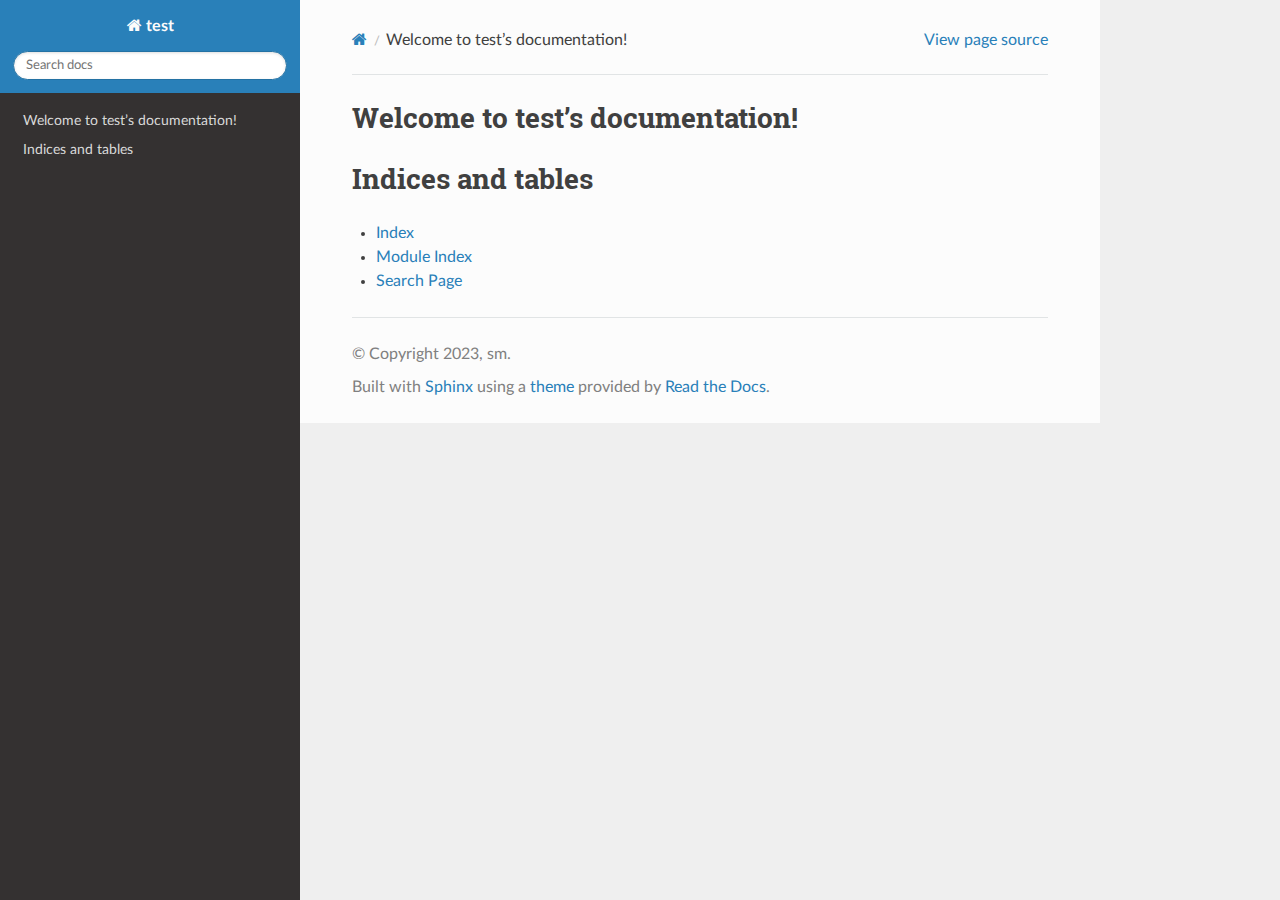
<file: python/sphnix/docs/_build/html/index.html>
<!DOCTYPE html>
<html class="writer-html5" lang="en" >
<head>
  <meta charset="utf-8" /><meta name="generator" content="Docutils 0.18.1: http://docutils.sourceforge.net/" />

  <meta name="viewport" content="width=device-width, initial-scale=1.0" />
  <title>Welcome to test’s documentation! &mdash; test  documentation</title>
      <link rel="stylesheet" href="_static/pygments.css" type="text/css" />
      <link rel="stylesheet" href="_static/css/theme.css" type="text/css" />
  <!--[if lt IE 9]>
    <script src="_static/js/html5shiv.min.js"></script>
  <![endif]-->
  
        <script data-url_root="./" id="documentation_options" src="_static/documentation_options.js"></script>
        <script src="_static/doctools.js"></script>
        <script src="_static/sphinx_highlight.js"></script>
    <script src="_static/js/theme.js"></script>
    <link rel="index" title="Index" href="genindex.html" />
    <link rel="search" title="Search" href="search.html" /> 
</head>

<body class="wy-body-for-nav"> 
  <div class="wy-grid-for-nav">
    <nav data-toggle="wy-nav-shift" class="wy-nav-side">
      <div class="wy-side-scroll">
        <div class="wy-side-nav-search" >

          
          
          <a href="#" class="icon icon-home">
            test
          </a>
<div role="search">
  <form id="rtd-search-form" class="wy-form" action="search.html" method="get">
    <input type="text" name="q" placeholder="Search docs" aria-label="Search docs" />
    <input type="hidden" name="check_keywords" value="yes" />
    <input type="hidden" name="area" value="default" />
  </form>
</div>
        </div><div class="wy-menu wy-menu-vertical" data-spy="affix" role="navigation" aria-label="Navigation menu">
              <!-- Local TOC -->
              <div class="local-toc"><ul>
<li><a class="reference internal" href="#">Welcome to test’s documentation!</a></li>
<li><a class="reference internal" href="#indices-and-tables">Indices and tables</a></li>
</ul>
</div>
        </div>
      </div>
    </nav>

    <section data-toggle="wy-nav-shift" class="wy-nav-content-wrap"><nav class="wy-nav-top" aria-label="Mobile navigation menu" >
          <i data-toggle="wy-nav-top" class="fa fa-bars"></i>
          <a href="#">test</a>
      </nav>

      <div class="wy-nav-content">
        <div class="rst-content">
          <div role="navigation" aria-label="Page navigation">
  <ul class="wy-breadcrumbs">
      <li><a href="#" class="icon icon-home" aria-label="Home"></a></li>
      <li class="breadcrumb-item active">Welcome to test’s documentation!</li>
      <li class="wy-breadcrumbs-aside">
            <a href="_sources/index.rst.txt" rel="nofollow"> View page source</a>
      </li>
  </ul>
  <hr/>
</div>
          <div role="main" class="document" itemscope="itemscope" itemtype="http://schema.org/Article">
           <div itemprop="articleBody">
             
  <section id="welcome-to-test-s-documentation">
<h1>Welcome to test’s documentation!<a class="headerlink" href="#welcome-to-test-s-documentation" title="Permalink to this heading"></a></h1>
<div class="toctree-wrapper compound">
</div>
</section>
<section id="indices-and-tables">
<h1>Indices and tables<a class="headerlink" href="#indices-and-tables" title="Permalink to this heading"></a></h1>
<ul class="simple">
<li><p><a class="reference internal" href="genindex.html"><span class="std std-ref">Index</span></a></p></li>
<li><p><a class="reference internal" href="py-modindex.html"><span class="std std-ref">Module Index</span></a></p></li>
<li><p><a class="reference internal" href="search.html"><span class="std std-ref">Search Page</span></a></p></li>
</ul>
</section>


           </div>
          </div>
          <footer>

  <hr/>

  <div role="contentinfo">
    <p>&#169; Copyright 2023, sm.</p>
  </div>

  Built with <a href="https://www.sphinx-doc.org/">Sphinx</a> using a
    <a href="https://github.com/readthedocs/sphinx_rtd_theme">theme</a>
    provided by <a href="https://readthedocs.org">Read the Docs</a>.
   

</footer>
        </div>
      </div>
    </section>
  </div>
  <script>
      jQuery(function () {
          SphinxRtdTheme.Navigation.enable(true);
      });
  </script> 

</body>
</html>
</file>
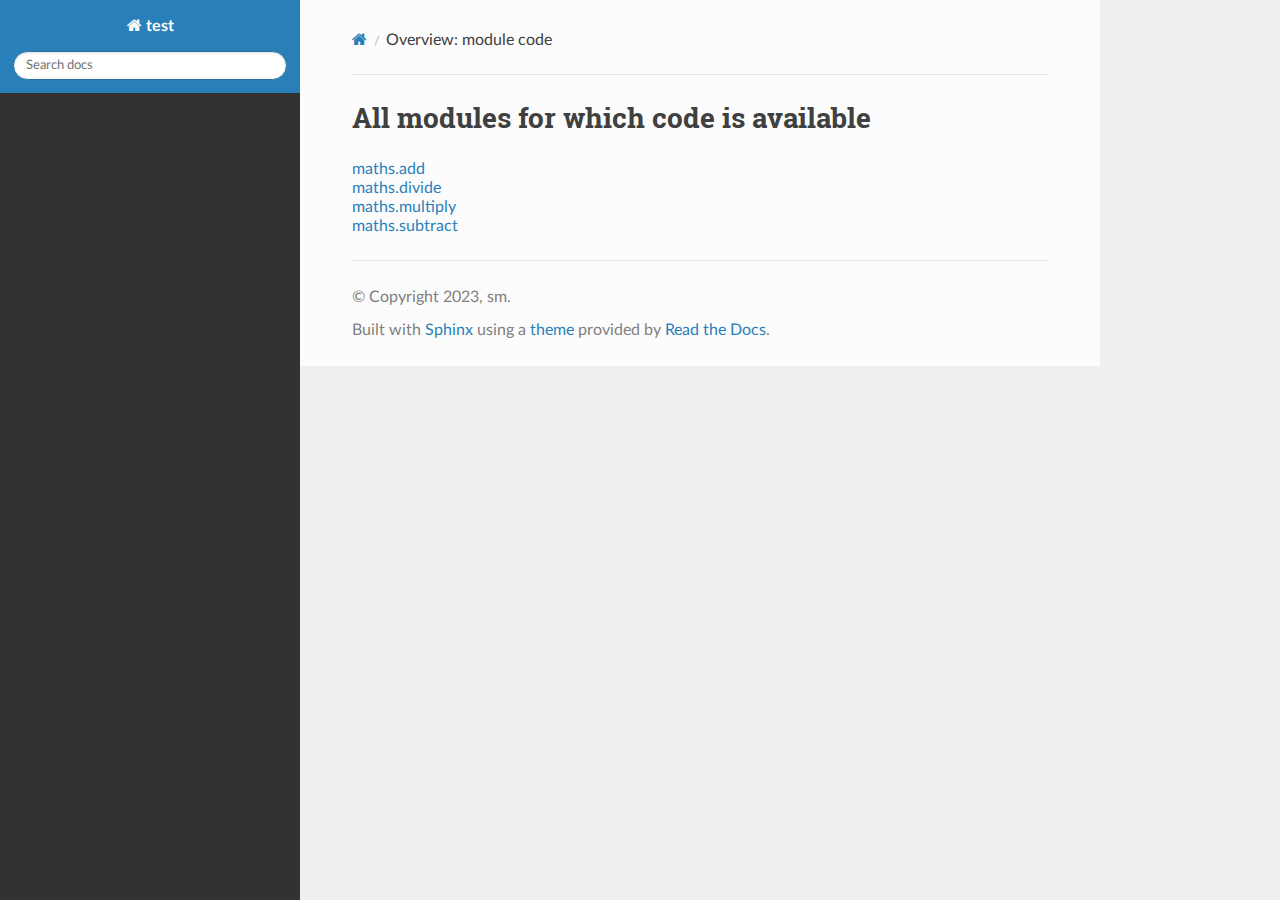
<file: python/sphnix/docs/_build/html/_modules/index.html>
<!DOCTYPE html>
<html class="writer-html5" lang="en" >
<head>
  <meta charset="utf-8" />
  <meta name="viewport" content="width=device-width, initial-scale=1.0" />
  <title>Overview: module code &mdash; test  documentation</title>
      <link rel="stylesheet" href="../_static/pygments.css" type="text/css" />
      <link rel="stylesheet" href="../_static/css/theme.css" type="text/css" />
  <!--[if lt IE 9]>
    <script src="../_static/js/html5shiv.min.js"></script>
  <![endif]-->
  
        <script data-url_root="../" id="documentation_options" src="../_static/documentation_options.js"></script>
        <script src="../_static/doctools.js"></script>
        <script src="../_static/sphinx_highlight.js"></script>
    <script src="../_static/js/theme.js"></script>
    <link rel="index" title="Index" href="../genindex.html" />
    <link rel="search" title="Search" href="../search.html" /> 
</head>

<body class="wy-body-for-nav"> 
  <div class="wy-grid-for-nav">
    <nav data-toggle="wy-nav-shift" class="wy-nav-side">
      <div class="wy-side-scroll">
        <div class="wy-side-nav-search" >

          
          
          <a href="../index.html" class="icon icon-home">
            test
          </a>
<div role="search">
  <form id="rtd-search-form" class="wy-form" action="../search.html" method="get">
    <input type="text" name="q" placeholder="Search docs" aria-label="Search docs" />
    <input type="hidden" name="check_keywords" value="yes" />
    <input type="hidden" name="area" value="default" />
  </form>
</div>
        </div><div class="wy-menu wy-menu-vertical" data-spy="affix" role="navigation" aria-label="Navigation menu">
              <!-- Local TOC -->
              <div class="local-toc"></div>
        </div>
      </div>
    </nav>

    <section data-toggle="wy-nav-shift" class="wy-nav-content-wrap"><nav class="wy-nav-top" aria-label="Mobile navigation menu" >
          <i data-toggle="wy-nav-top" class="fa fa-bars"></i>
          <a href="../index.html">test</a>
      </nav>

      <div class="wy-nav-content">
        <div class="rst-content">
          <div role="navigation" aria-label="Page navigation">
  <ul class="wy-breadcrumbs">
      <li><a href="../index.html" class="icon icon-home" aria-label="Home"></a></li>
      <li class="breadcrumb-item active">Overview: module code</li>
      <li class="wy-breadcrumbs-aside">
      </li>
  </ul>
  <hr/>
</div>
          <div role="main" class="document" itemscope="itemscope" itemtype="http://schema.org/Article">
           <div itemprop="articleBody">
             
  <h1>All modules for which code is available</h1>
<ul><li><a href="maths/add.html">maths.add</a></li>
<li><a href="maths/divide.html">maths.divide</a></li>
<li><a href="maths/multiply.html">maths.multiply</a></li>
<li><a href="maths/subtract.html">maths.subtract</a></li>
</ul>

           </div>
          </div>
          <footer>

  <hr/>

  <div role="contentinfo">
    <p>&#169; Copyright 2023, sm.</p>
  </div>

  Built with <a href="https://www.sphinx-doc.org/">Sphinx</a> using a
    <a href="https://github.com/readthedocs/sphinx_rtd_theme">theme</a>
    provided by <a href="https://readthedocs.org">Read the Docs</a>.
   

</footer>
        </div>
      </div>
    </section>
  </div>
  <script>
      jQuery(function () {
          SphinxRtdTheme.Navigation.enable(true);
      });
  </script> 

</body>
</html>
</file>
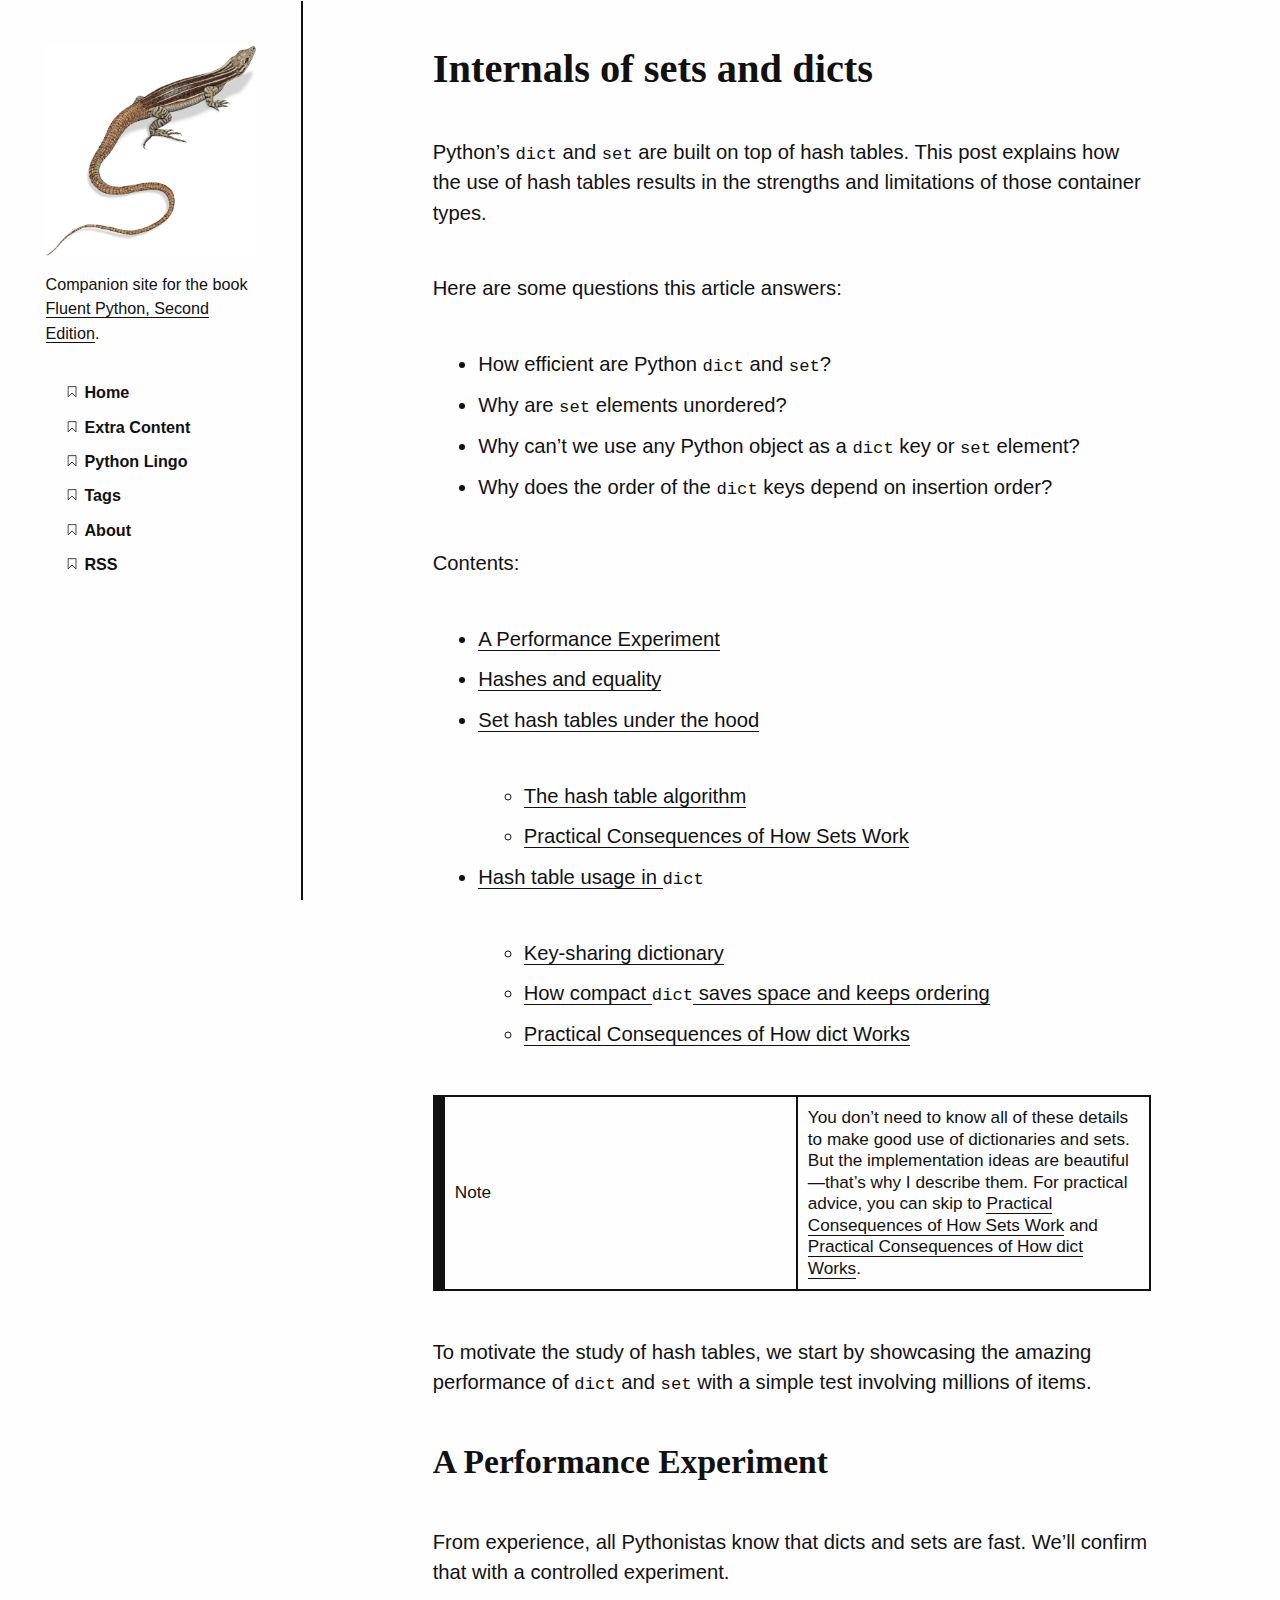
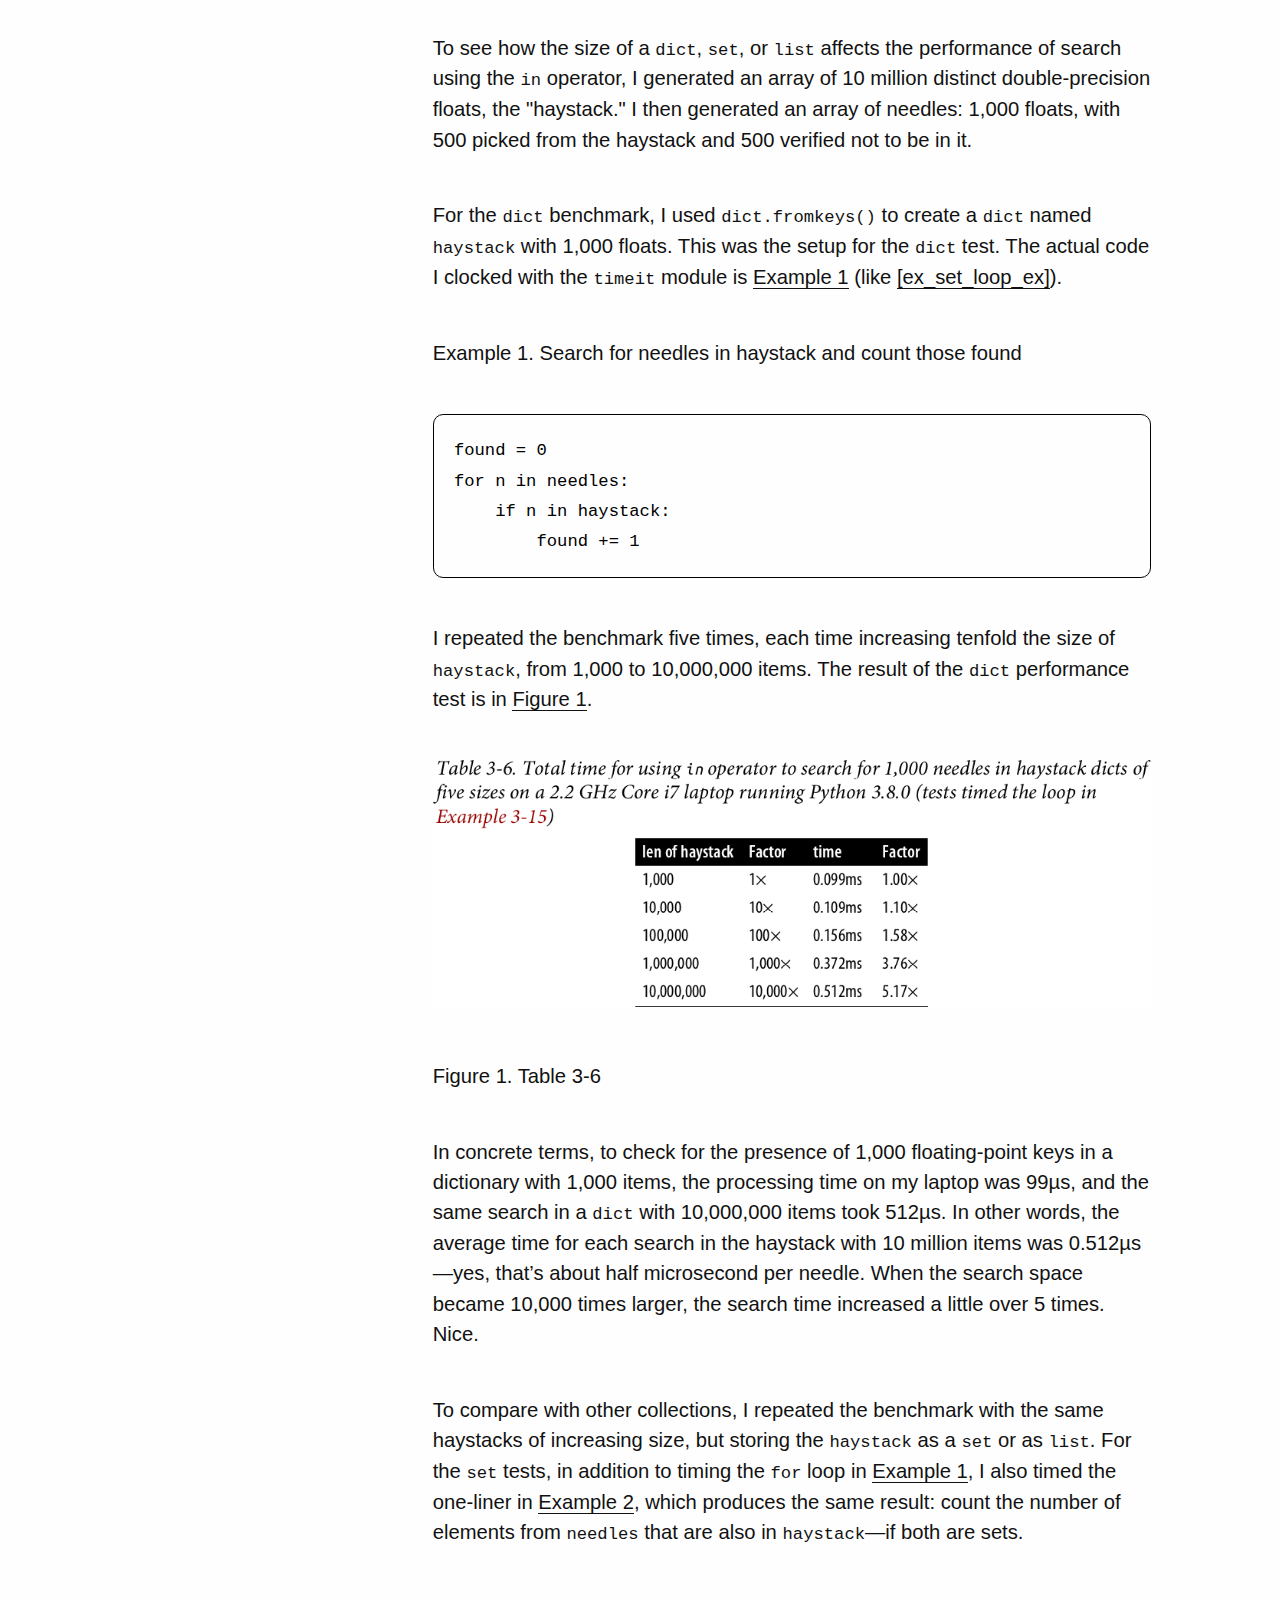
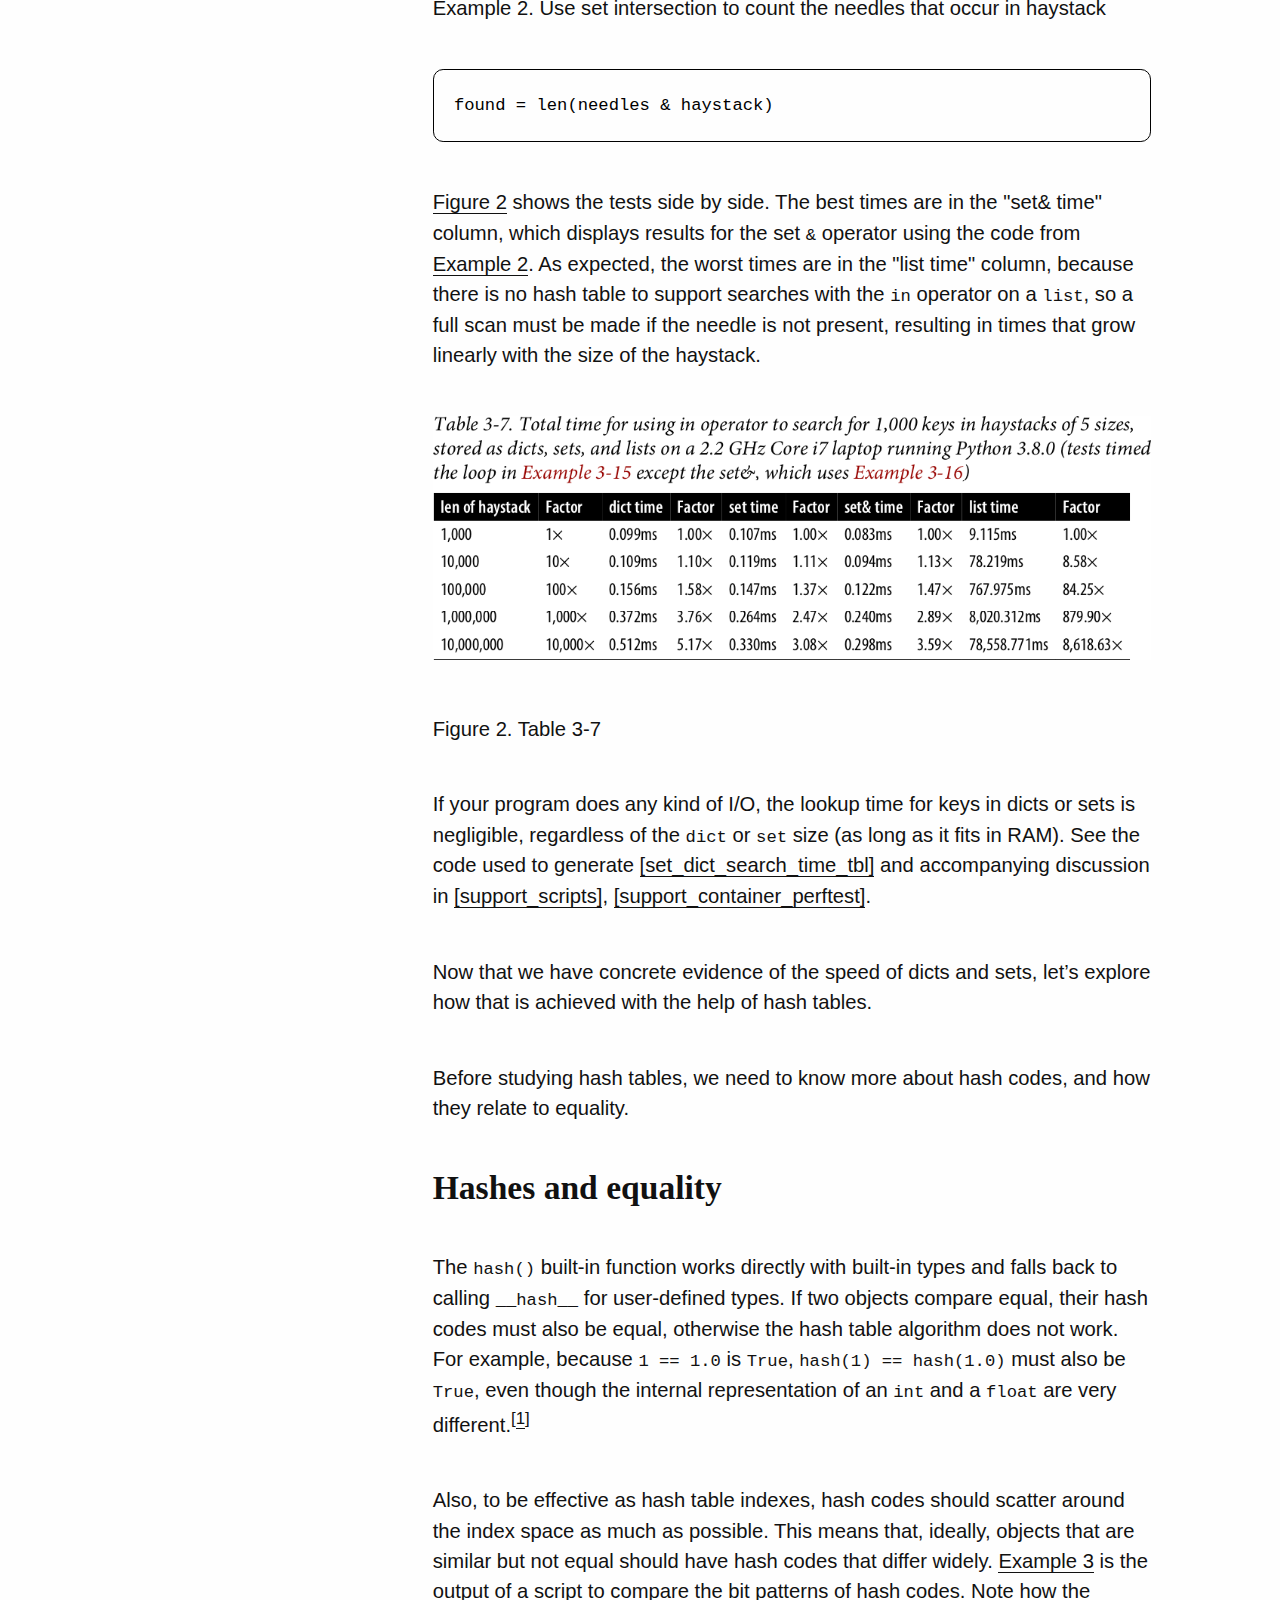
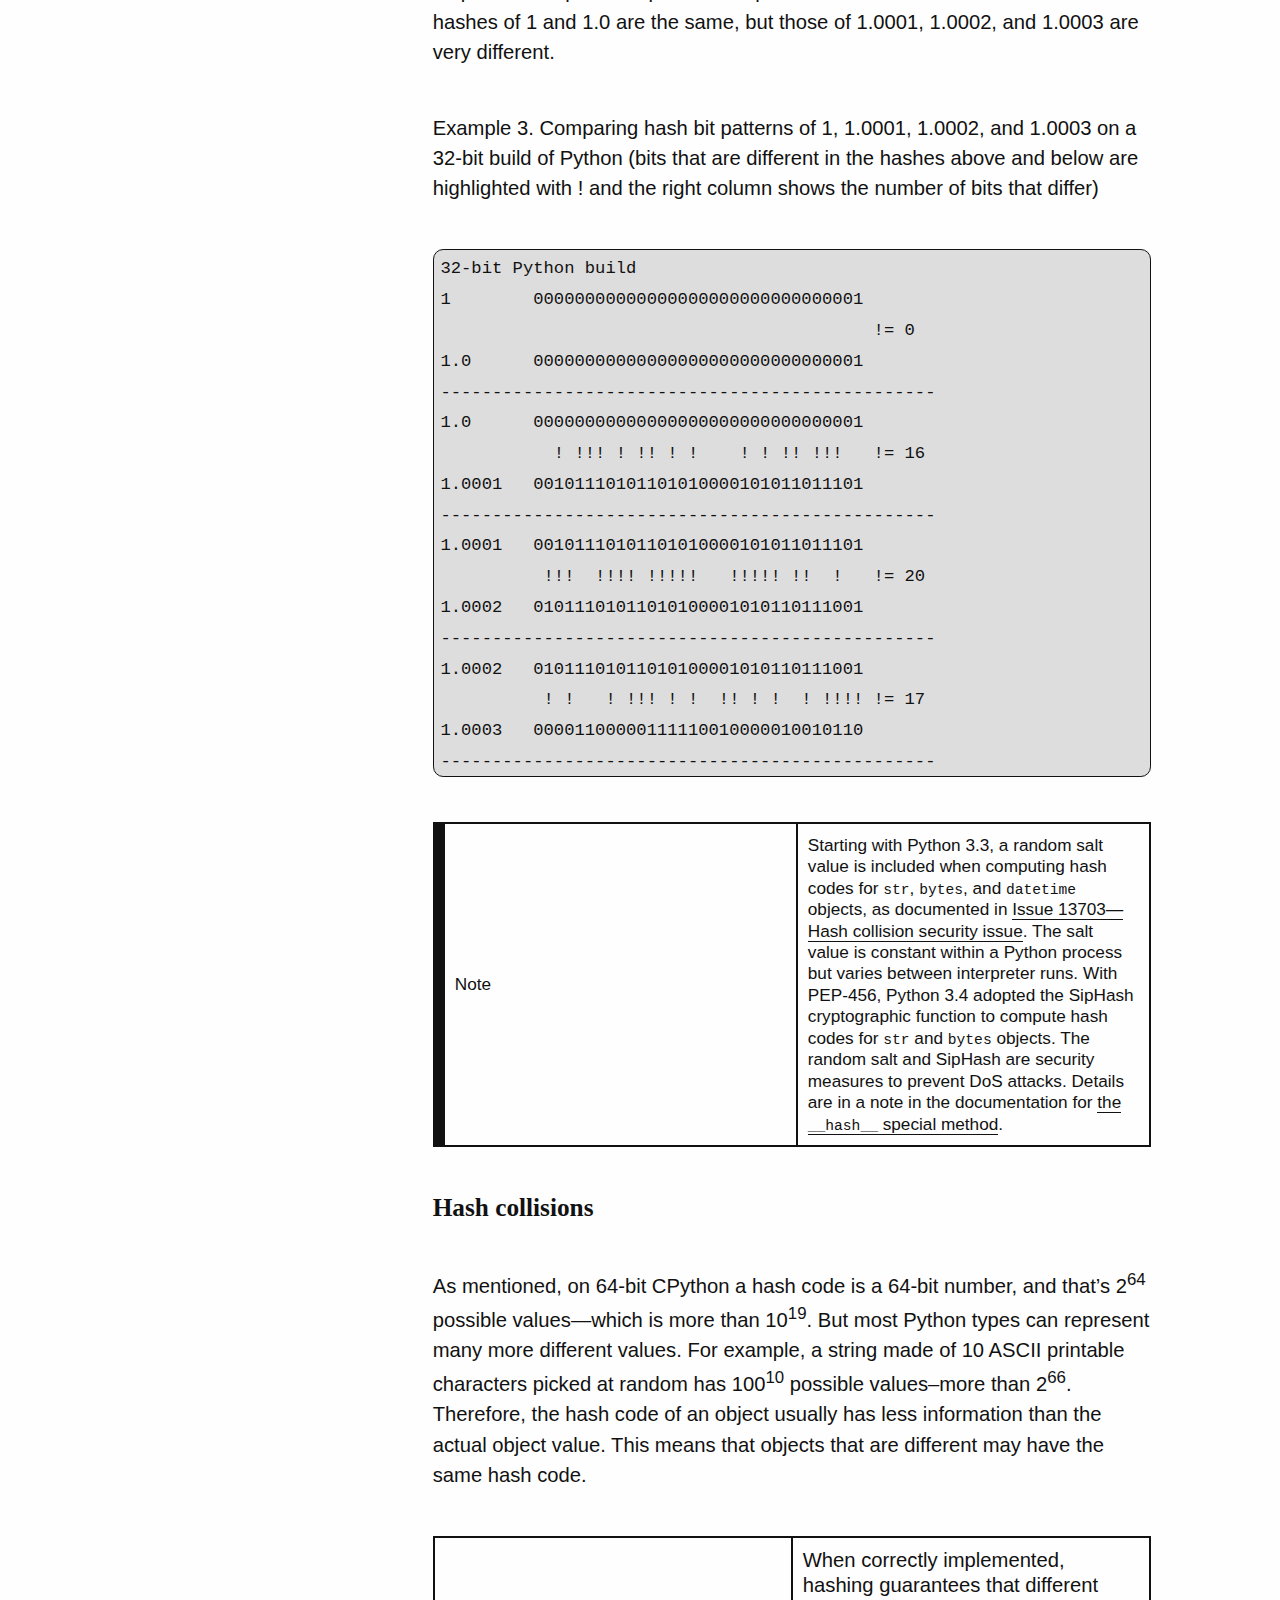
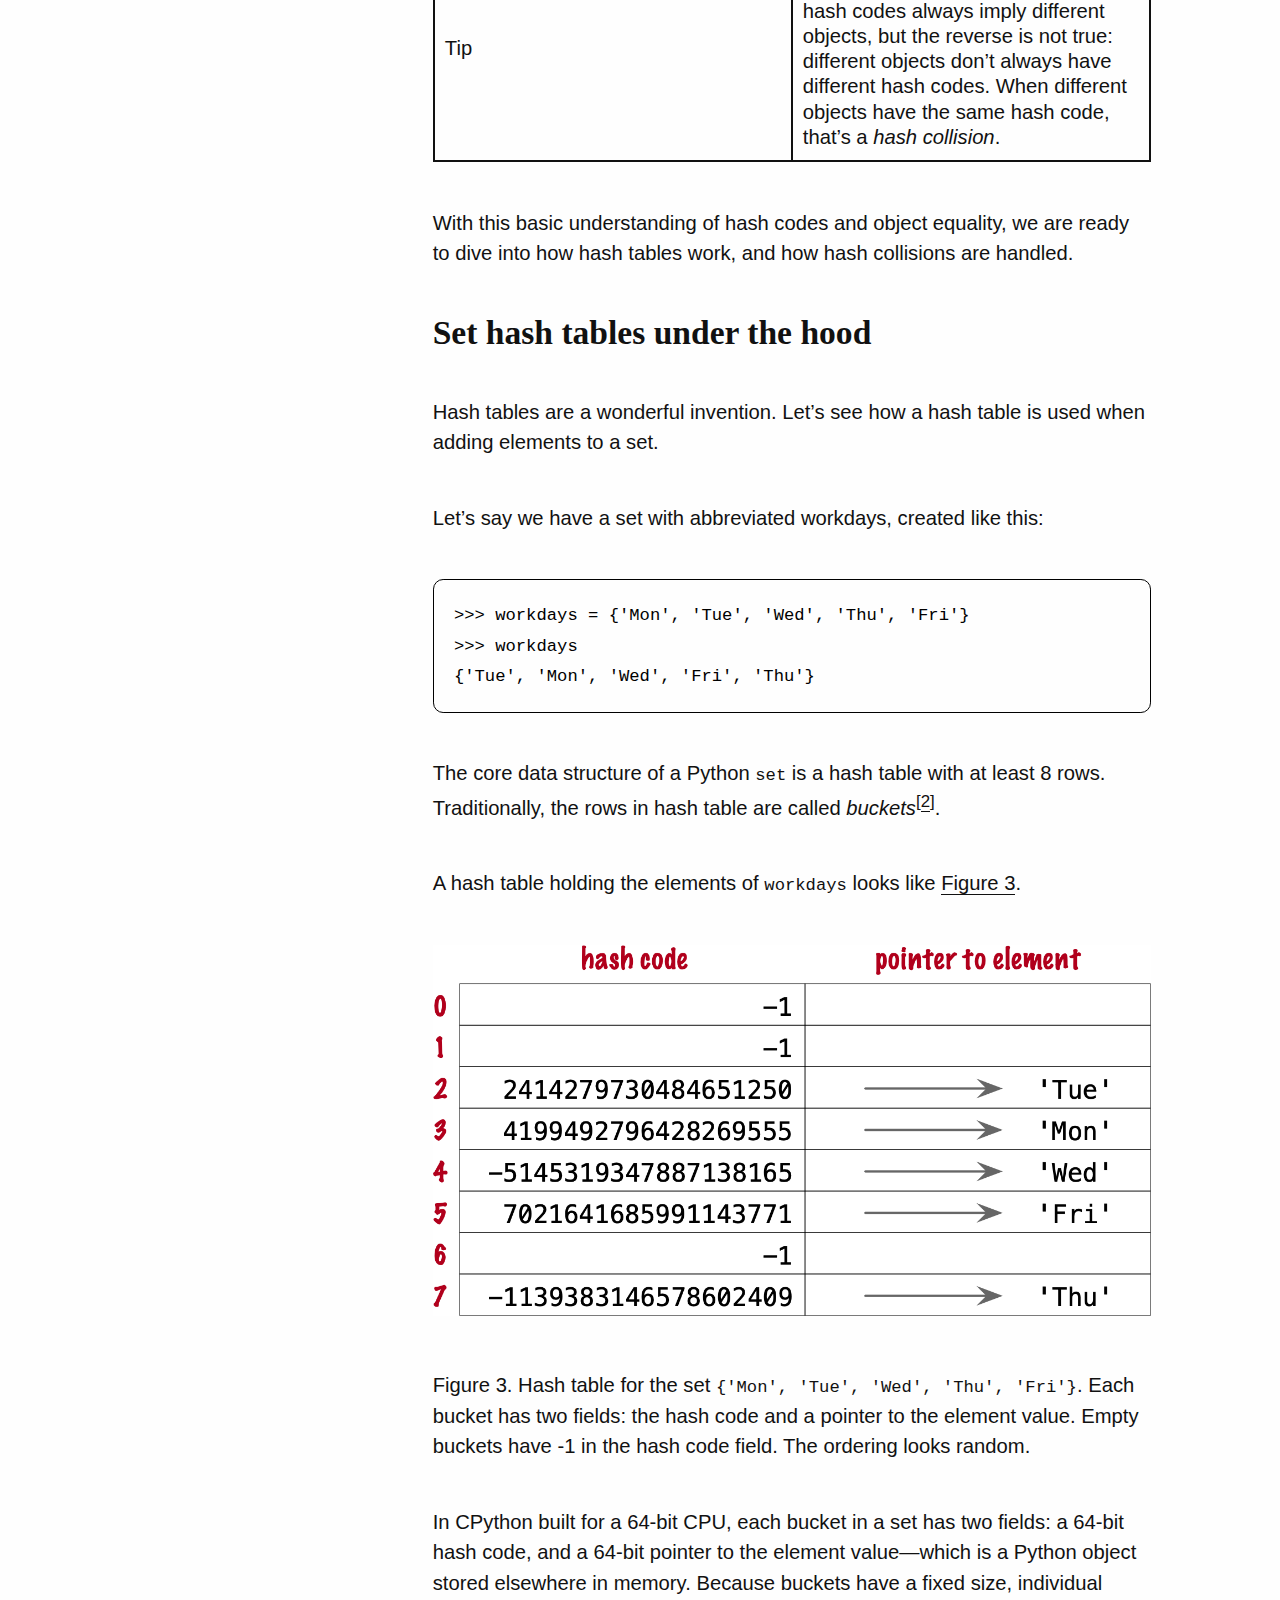
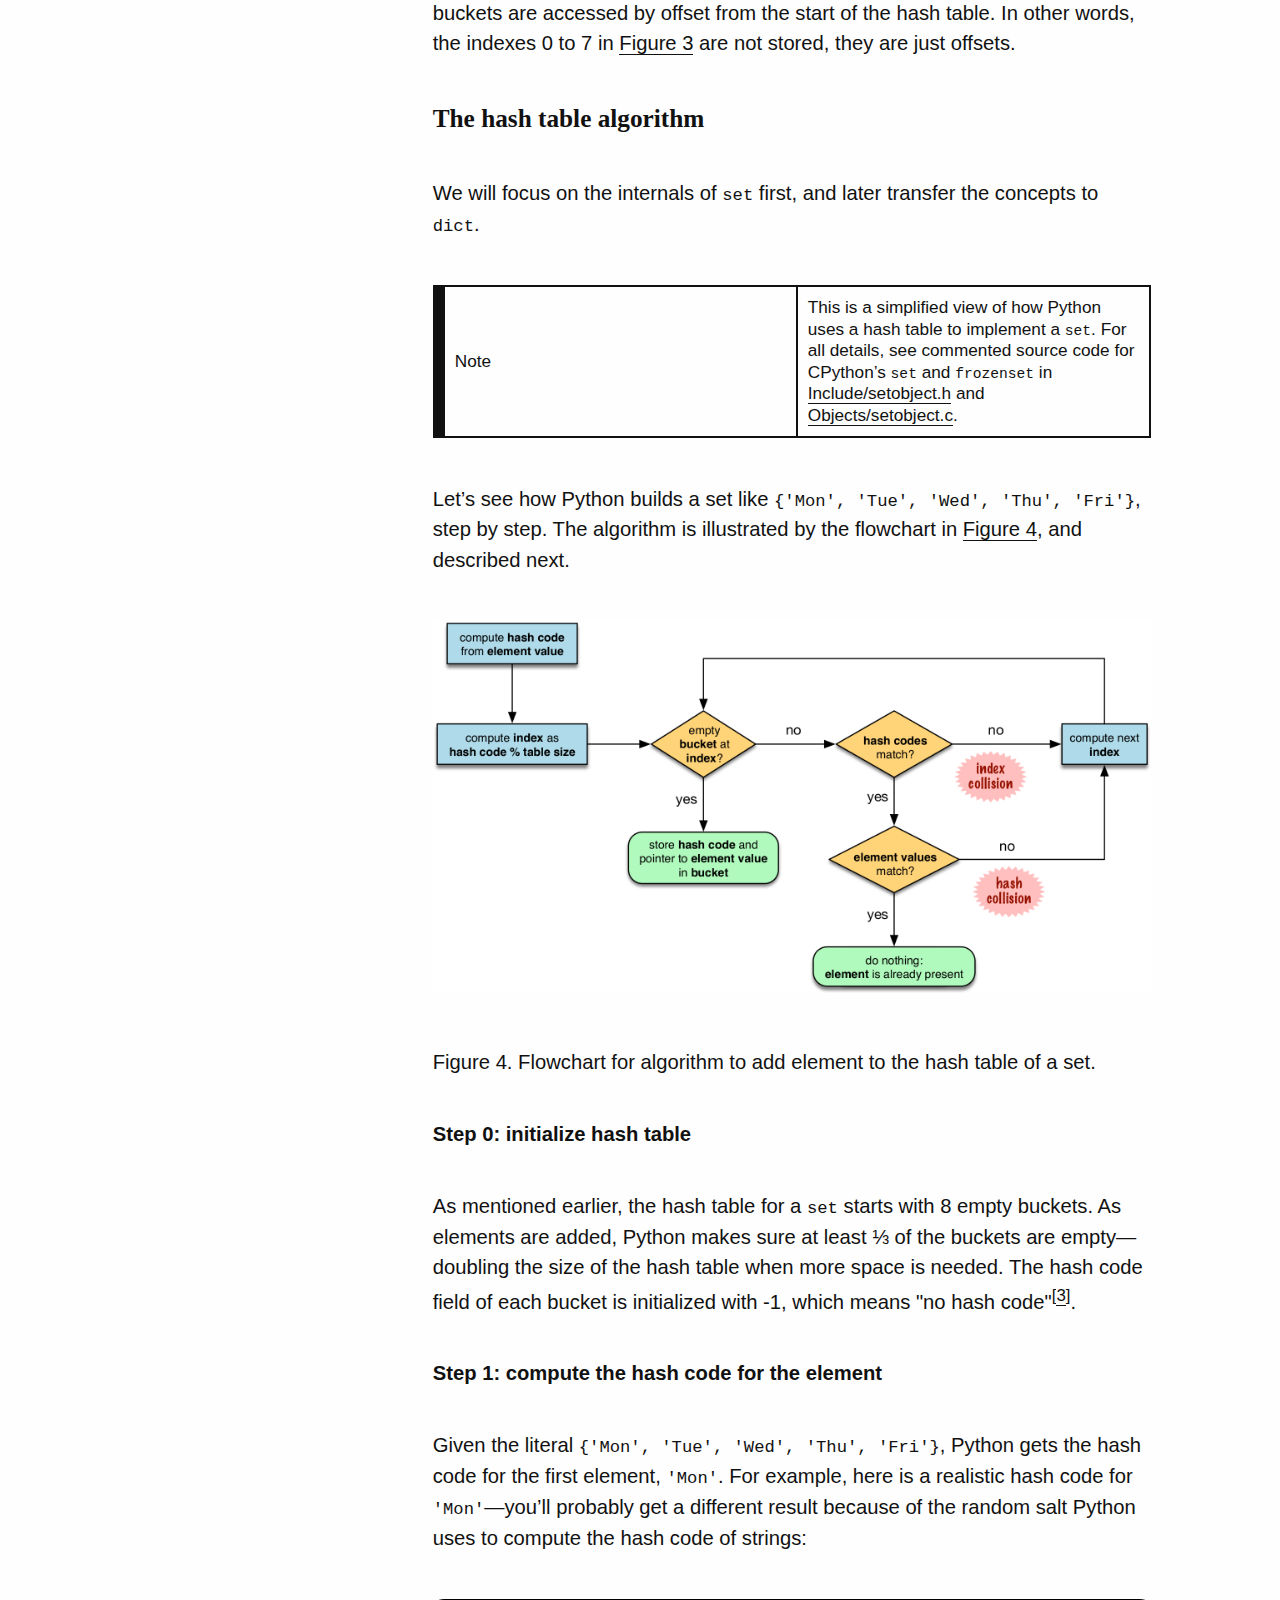
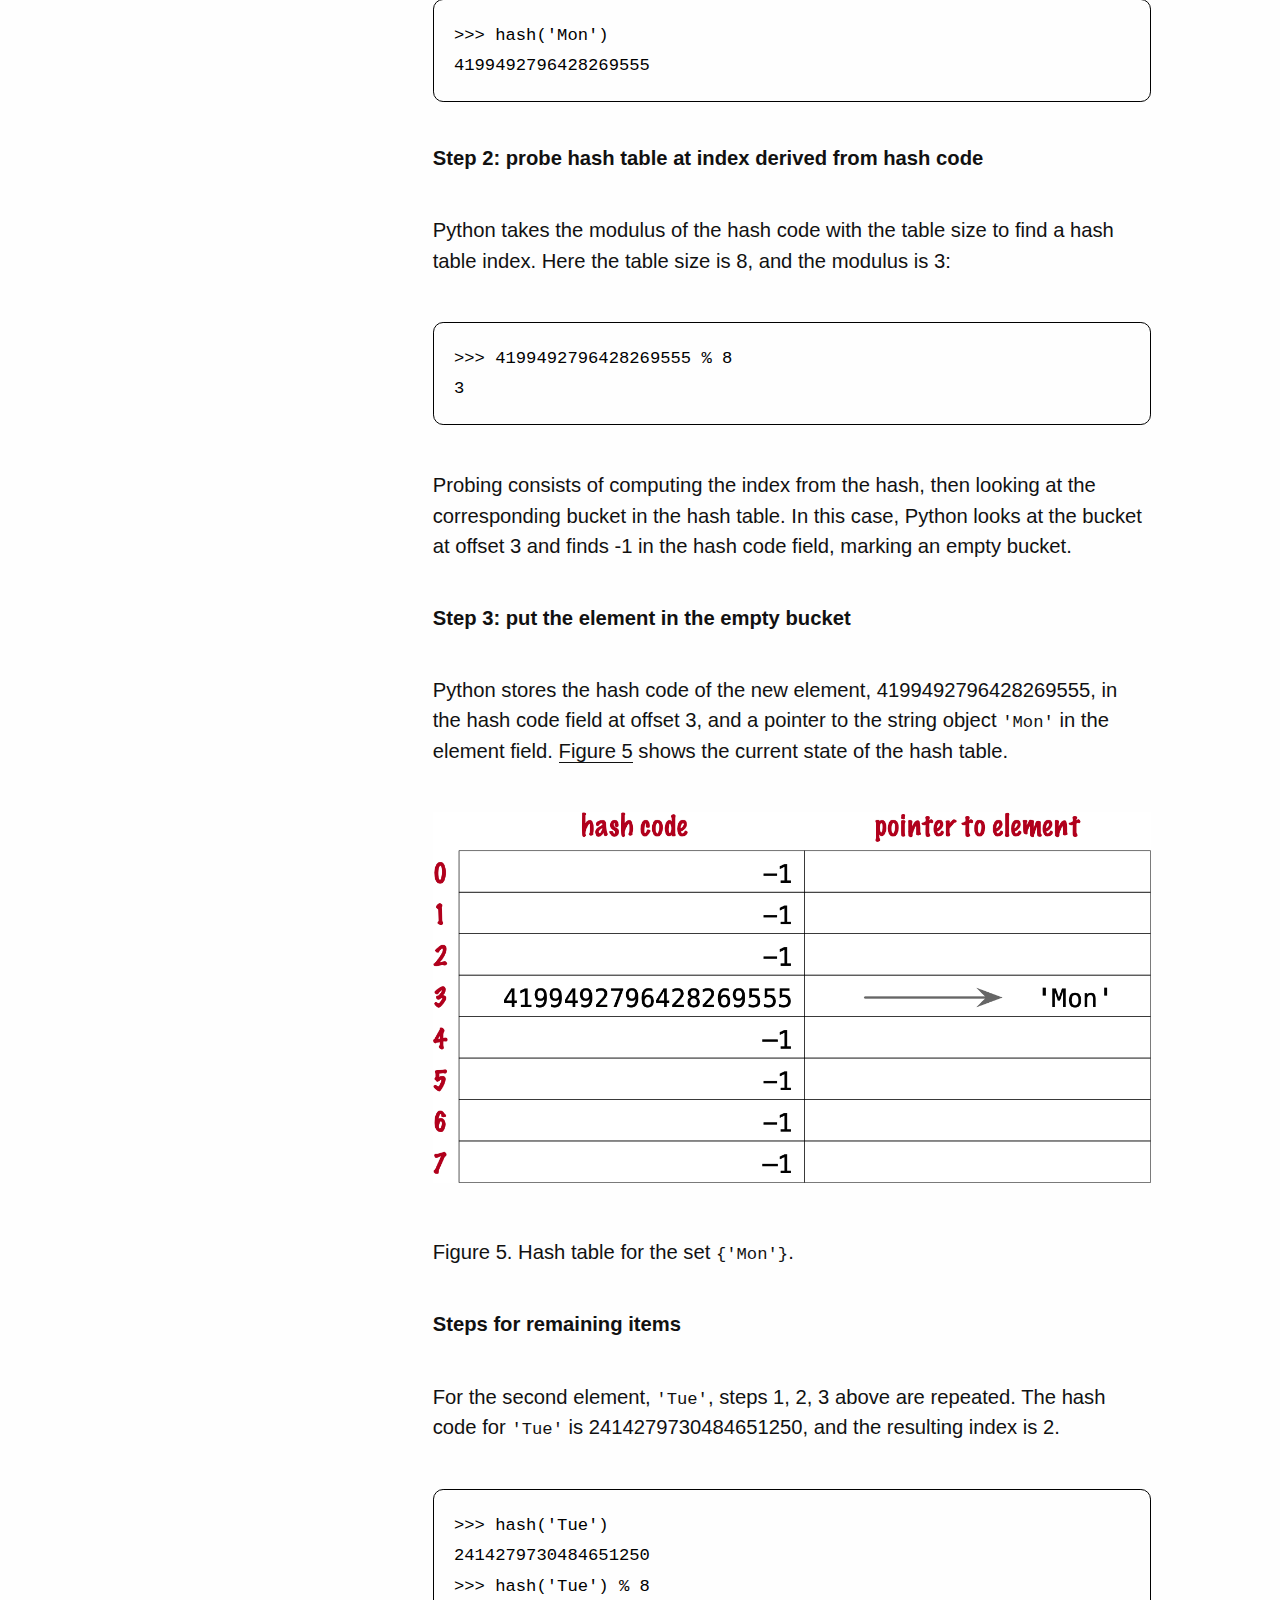
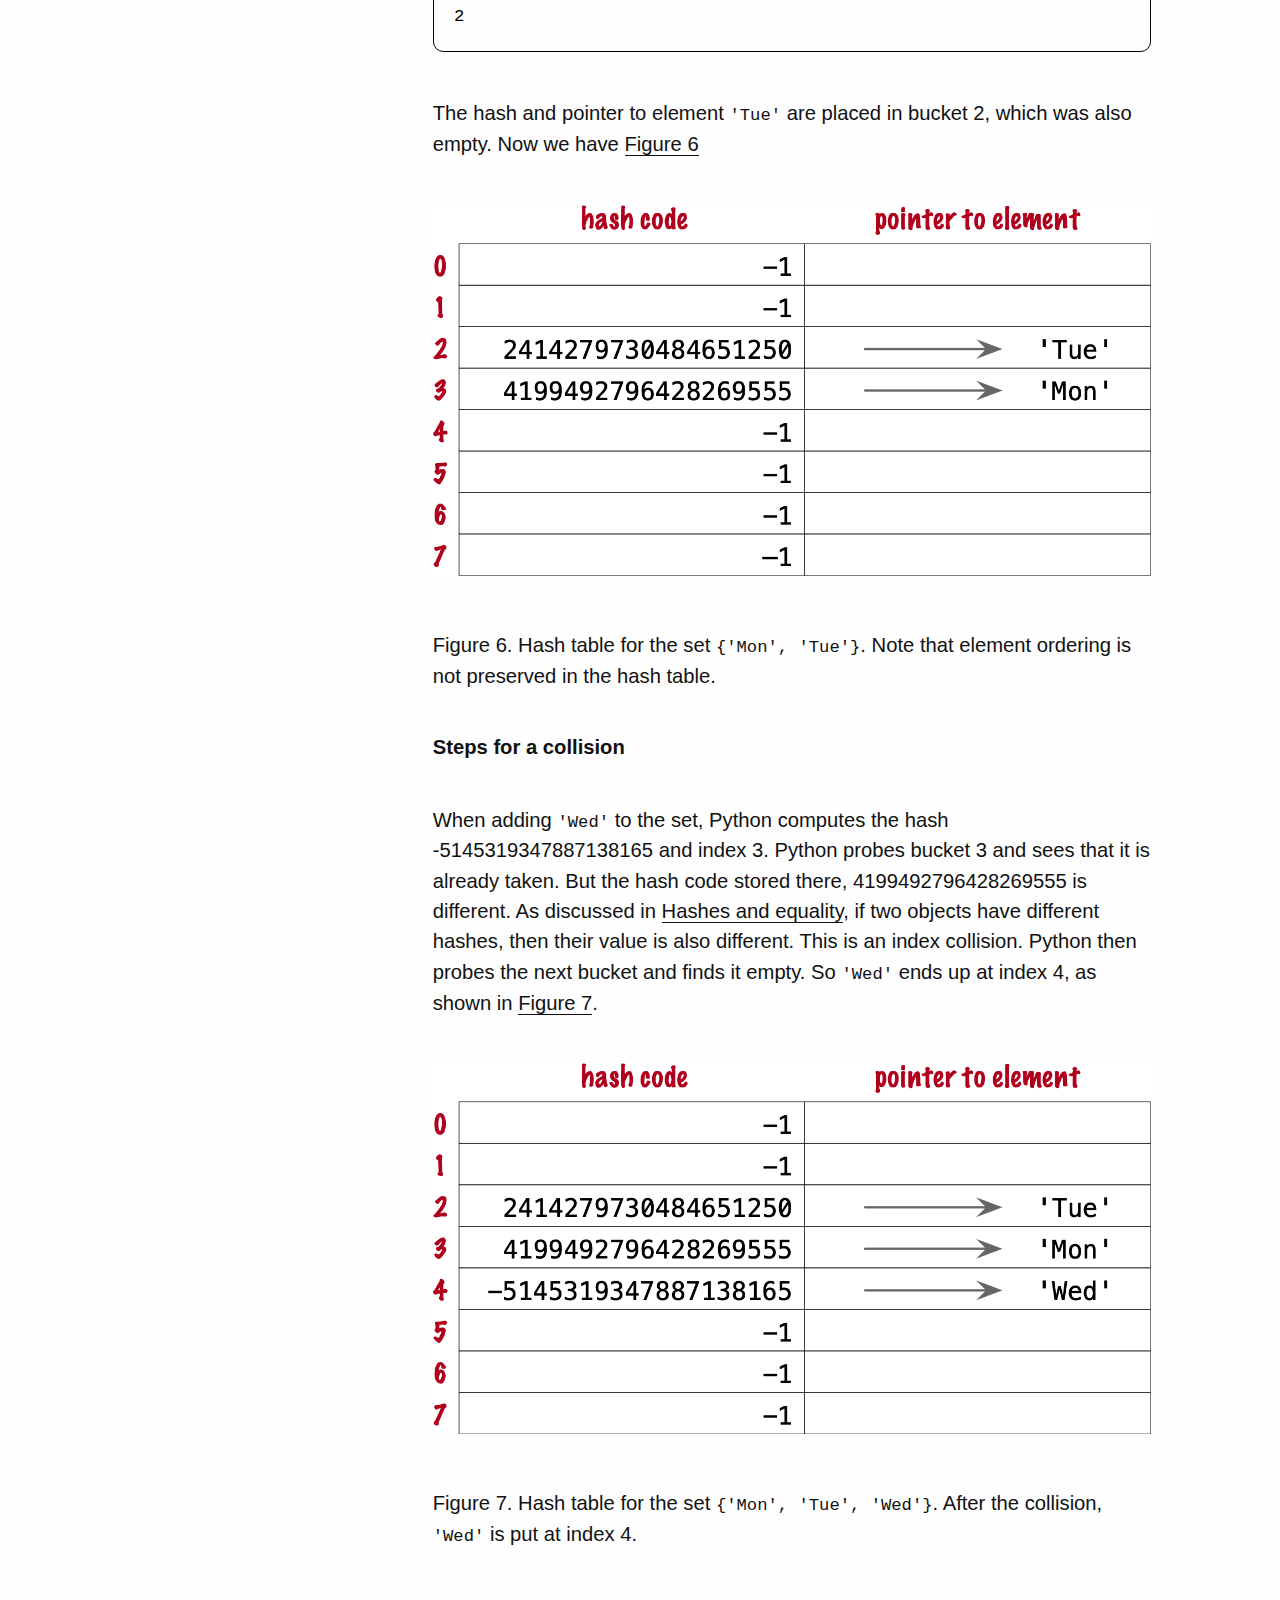
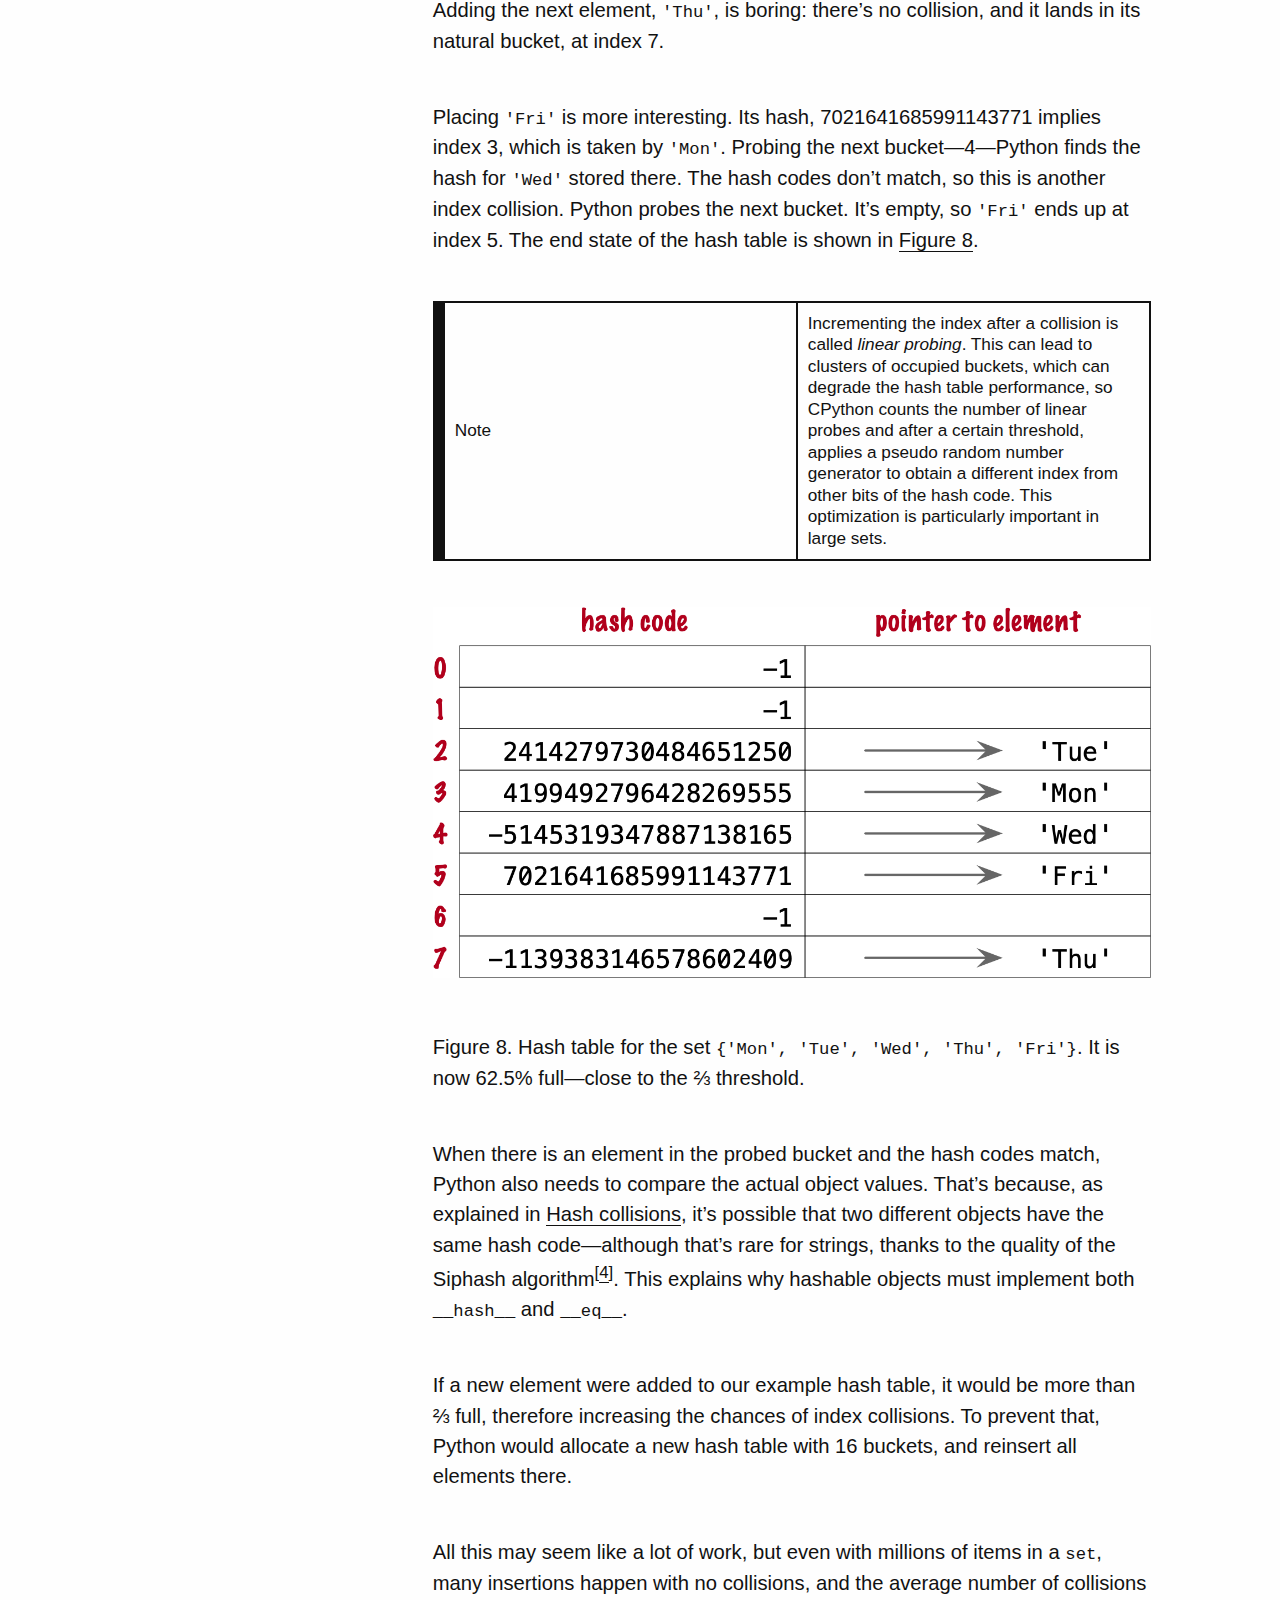
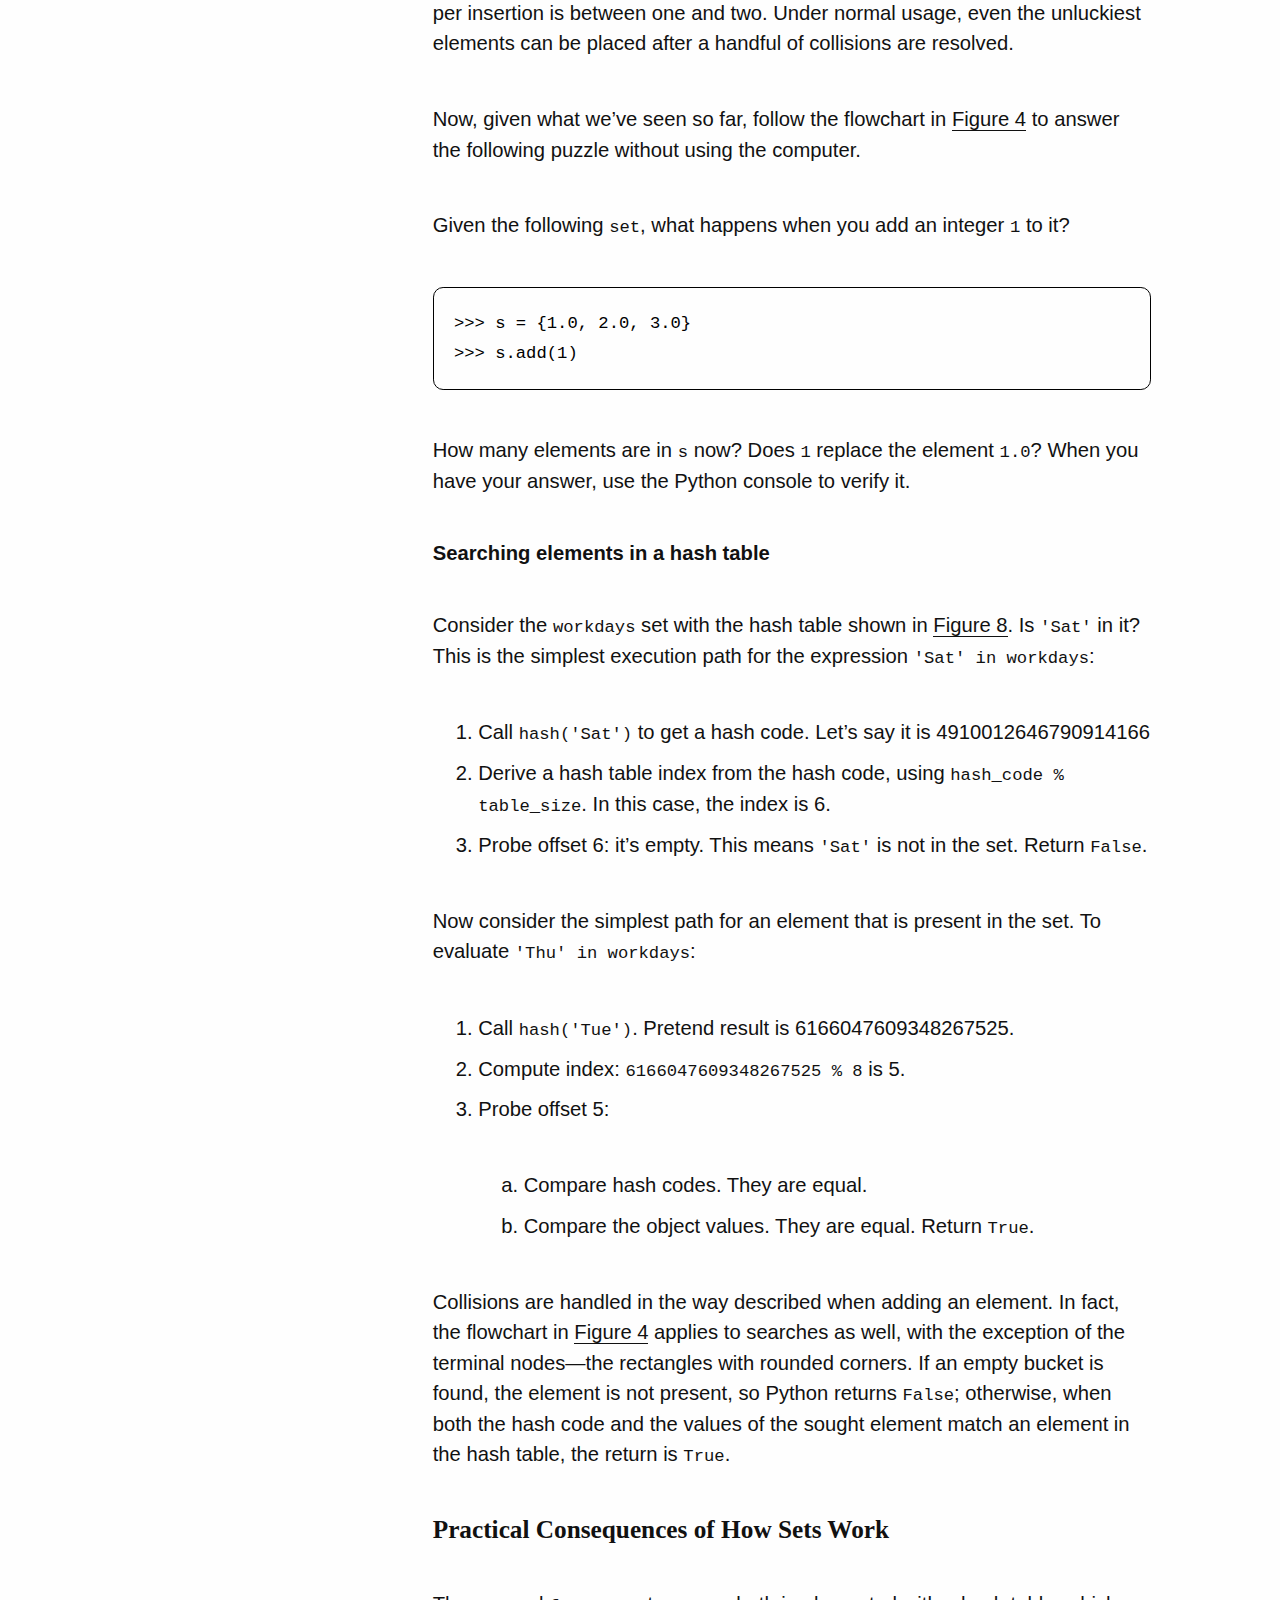
<file: book/fluent/set_and_dict.html>
<!DOCTYPE html>
<html lang="en"><head>
<meta http-equiv="content-type" content="text/html; charset=UTF-8">
  <meta charset="utf-8">
  <meta name="viewport" content="width=device-width, initial-scale=1.0">
  <meta http-equiv="X-UA-Compatible" content="IE=edge">

  <meta name="generator" content="Hugo 0.95.0">
  <link rel="canonical" href="https://www.fluentpython.com/extra/internals-of-sets-and-dicts/">

  
    
    <meta name="description" content="Python’s dict and set are built on top of hash tables. This post explains how the use of hash tables results in the strengths and limitations of those container types.
 Here are some questions this article answers:
   How efficient are Python dict and set?
  Why are set elements unordered?
  Why can’t we use any Python object as a dict key or set element?">
  

  <link rel="apple-touch-icon" sizes="180x180" href="https://fluentpython.com/apple-touch-icon.png">
  <link rel="icon" type="image/png" sizes="32x32" href="https://fluentpython.com/favicon-32x32.png"> 
  <link rel="icon" type="image/png" sizes="16x16" href="https://fluentpython.com/favicon-16x16.png"> 
  <link rel="manifest" href="https://fluentpython.com/site.webmanifest"> 
  <link rel="mask-icon" href="https://fluentpython.com/safari-pinned-tab.svg" color="#000000"> 
  <meta name="msapplication-TileColor" content="#ffffff">
  <meta name="theme-color" content="#ffffff">

  <style>
    body {
      visibility: hidden;
      opacity: 0;
    }
  </style>

  <link rel="stylesheet" href="Internals%20of%20sets%20and%20dicts%20Fluent%20Python,%20the%20lizard%20book_files/prism.css" media="all" onload="this.media='all';">

  
  
  <link rel="stylesheet" type="text/css" href="Internals%20of%20sets%20and%20dicts%20Fluent%20Python,%20the%20lizard%20book_files/styles.css">

  
    <link rel="stylesheet" href="Internals%20of%20sets%20and%20dicts%20Fluent%20Python,%20the%20lizard%20book_files/custom_01.css">
  
    <link rel="stylesheet" href="Internals%20of%20sets%20and%20dicts%20Fluent%20Python,%20the%20lizard%20book_files/custom_02.css">
  

  
  
  <title>Internals of sets and dicts | Fluent Python, the lizard book</title>
</head>

  <body style="visibility: visible; opacity: 1;">
    <a href="#main">skip to content</a>
    <noscript>
  <style>
    body {
      visibility: visible;
      opacity: 1;
    }
  </style>
</noscript>

    <svg style="display: none">
  <symbol id="bookmark" viewBox="0 0 40 50">
   <g transform="translate(2266 3206.2)">
    <path style="stroke:currentColor;stroke-width:3.2637;fill:none" d="m-2262.2-3203.4-.2331 42.195 16.319-16.318 16.318 16.318.2331-42.428z"></path>
   </g>
  </symbol>

  <symbol id="w3c" viewBox="0 0 127.09899 67.763">
   <text font-size="83" style="font-size:83px;font-family:Trebuchet;letter-spacing:-12;fill-opacity:0" letter-spacing="-12" y="67.609352" x="-26.782778">W3C</text>
   <text font-size="83" style="font-size:83px;font-weight:bold;font-family:Trebuchet;fill-opacity:0" y="67.609352" x="153.21722" font-weight="bold">SVG</text>
   <path style="fill:currentColor;image-rendering:optimizeQuality;shape-rendering:geometricPrecision" d="m33.695.377 12.062 41.016 12.067-41.016h8.731l-19.968 67.386h-.831l-12.48-41.759-12.479 41.759h-.832l-19.965-67.386h8.736l12.061 41.016 8.154-27.618-3.993-13.397h8.737z"></path>
   <path style="fill:currentColor;image-rendering:optimizeQuality;shape-rendering:geometricPrecision" d="m91.355 46.132c0 6.104-1.624 11.234-4.862 15.394-3.248 4.158-7.45 6.237-12.607 6.237-3.882 0-7.263-1.238-10.148-3.702-2.885-2.47-5.02-5.812-6.406-10.022l6.82-2.829c1.001 2.552 2.317 4.562 3.953 6.028 1.636 1.469 3.56 2.207 5.781 2.207 2.329 0 4.3-1.306 5.909-3.911 1.609-2.606 2.411-5.738 2.411-9.401 0-4.049-.861-7.179-2.582-9.399-1.995-2.604-5.129-3.912-9.397-3.912h-3.327v-3.991l11.646-20.133h-14.062l-3.911 6.655h-2.493v-14.976h32.441v4.075l-12.31 21.217c4.324 1.385 7.596 3.911 9.815 7.571 2.22 3.659 3.329 7.953 3.329 12.892z"></path>
   <path style="fill:currentColor;image-rendering:optimizeQuality;shape-rendering:geometricPrecision" d="m125.21 0 1.414 8.6-5.008 9.583s-1.924-4.064-5.117-6.314c-2.693-1.899-4.447-2.309-7.186-1.746-3.527.73-7.516 4.938-9.258 10.13-2.084 6.21-2.104 9.218-2.178 11.978-.115 4.428.58 7.043.58 7.043s-3.04-5.626-3.011-13.866c.018-5.882.947-11.218 3.666-16.479 2.404-4.627 5.954-7.404 9.114-7.728 3.264-.343 5.848 1.229 7.841 2.938 2.089 1.788 4.213 5.698 4.213 5.698l4.94-9.837z"></path>
   <path style="fill:currentColor;image-rendering:optimizeQuality;shape-rendering:geometricPrecision" d="m125.82 48.674s-2.208 3.957-3.589 5.48c-1.379 1.524-3.849 4.209-6.896 5.555-3.049 1.343-4.646 1.598-7.661 1.306-3.01-.29-5.807-2.032-6.786-2.764-.979-.722-3.486-2.864-4.897-4.854-1.42-2-3.634-5.995-3.634-5.995s1.233 4.001 2.007 5.699c.442.977 1.81 3.965 3.749 6.572 1.805 2.425 5.315 6.604 10.652 7.545 5.336.945 9.002-1.449 9.907-2.031.907-.578 2.819-2.178 4.032-3.475 1.264-1.351 2.459-3.079 3.116-4.108.487-.758 1.276-2.286 1.276-2.286l-1.276-6.644z"></path>
  </symbol>

  <symbol id="tag" viewBox="0 0 177.16535 177.16535">
    <g transform="translate(0 -875.2)">
     <path style="fill-rule:evenodd;stroke-width:0;fill:currentColor" d="m159.9 894.3-68.79 8.5872-75.42 77.336 61.931 60.397 75.429-76.565 6.8495-69.755zm-31.412 31.835a10.813 10.813 0 0 1 1.8443 2.247 10.813 10.813 0 0 1 -3.5174 14.872l-.0445.0275a10.813 10.813 0 0 1 -14.86 -3.5714 10.813 10.813 0 0 1 3.5563 -14.863 10.813 10.813 0 0 1 13.022 1.2884z"></path>
    </g>
  </symbol>

  <symbol id="balloon" viewBox="0 0 141.73228 177.16535">
   <g transform="translate(0 -875.2)">
    <g>
     <path style="fill:currentColor" d="m68.156 882.83-.88753 1.4269c-4.9564 7.9666-6.3764 17.321-5.6731 37.378.36584 10.437 1.1246 23.51 1.6874 29.062.38895 3.8372 3.8278 32.454 4.6105 38.459 4.6694-.24176 9.2946.2879 14.377 1.481 1.2359-3.2937 5.2496-13.088 8.886-21.623 6.249-14.668 8.4128-21.264 10.253-31.252 1.2464-6.7626 1.6341-12.156 1.4204-19.764-.36325-12.93-2.1234-19.487-6.9377-25.843-2.0833-2.7507-6.9865-7.6112-7.9127-7.8436-.79716-.20019-6.6946-1.0922-6.7755-1.0248-.02213.0182-5.0006-.41858-7.5248-.22808l-2.149-.22808h-3.3738z"></path>
     <path style="fill:currentColor" d="m61.915 883.28-3.2484.4497c-1.7863.24724-3.5182.53481-3.8494.63994-2.4751.33811-4.7267.86957-6.7777 1.5696-.28598 0-1.0254.20146-2.3695.58589-5.0418 1.4418-6.6374 2.2604-8.2567 4.2364-6.281 7.6657-11.457 18.43-12.932 26.891-1.4667 8.4111.71353 22.583 5.0764 32.996 3.8064 9.0852 13.569 25.149 22.801 37.517 1.3741 1.841 2.1708 2.9286 2.4712 3.5792 3.5437-1.1699 6.8496-1.9336 10.082-2.3263-1.3569-5.7831-4.6968-21.86-6.8361-33.002-.92884-4.8368-2.4692-14.322-3.2452-19.991-.68557-5.0083-.77707-6.9534-.74159-15.791.04316-10.803.41822-16.162 1.5026-21.503 1.4593-5.9026 3.3494-11.077 6.3247-15.852z"></path>
     <path style="fill:currentColor" d="m94.499 885.78c-.10214-.0109-.13691 0-.0907.0409.16033.13489 1.329 1.0675 2.5976 2.0723 6.7003 5.307 11.273 14.568 12.658 25.638.52519 4.1949.24765 14.361-.5059 18.523-2.4775 13.684-9.7807 32.345-20.944 53.519l-3.0559 5.7971c2.8082.76579 5.7915 1.727 8.9926 2.8441 11.562-11.691 18.349-19.678 24.129-28.394 7.8992-11.913 11.132-20.234 12.24-31.518.98442-10.02-1.5579-20.876-6.7799-28.959-.2758-.4269-.57803-.86856-.89617-1.3166-3.247-6.13-9.752-12.053-21.264-16.131-2.3687-.86369-6.3657-2.0433-7.0802-2.1166z"></path>
     <path style="fill:currentColor" d="m32.52 892.22c-.20090-.13016-1.4606.81389-3.9132 2.7457-11.486 9.0476-17.632 24.186-16.078 39.61.79699 7.9138 2.4066 13.505 5.9184 20.562 5.8577 11.77 14.749 23.219 30.087 38.74.05838.059.12188.1244.18052.1838 1.3166-.5556 2.5965-1.0618 3.8429-1.5199-.66408-.32448-1.4608-1.3297-3.8116-4.4602-5.0951-6.785-8.7512-11.962-13.051-18.486-5.1379-7.7948-5.0097-7.5894-8.0586-13.054-6.2097-11.13-8.2674-17.725-8.6014-27.563-.21552-6.3494.13041-9.2733 1.775-14.987 2.1832-7.5849 3.9273-10.986 9.2693-18.07 1.7839-2.3656 2.6418-3.57 2.4409-3.7003z"></path>
     <path style="fill:currentColor" d="m69.133 992.37c-6.2405.0309-12.635.76718-19.554 2.5706 4.6956 4.7759 9.935 10.258 12.05 12.625l4.1272 4.6202h11.493l3.964-4.4516c2.0962-2.3541 7.4804-7.9845 12.201-12.768-8.378-1.4975-16.207-2.6353-24.281-2.5955z"></path>
     <rect style="stroke-width:0;fill:currentColor" ry="2.0328" height="27.746" width="22.766" y="1017.7" x="60.201"></rect>
    </g>
   </g>
  </symbol>

  <symbol id="info" viewBox="0 0 41.667 41.667">
   <g transform="translate(-37.035 -1004.6)">
    <path style="stroke-linejoin:round;stroke:currentColor;stroke-linecap:round;stroke-width:3.728;fill:none" d="m76.25 1030.2a18.968 18.968 0 0 1 -23.037 13.709 18.968 18.968 0 0 1 -13.738 -23.019 18.968 18.968 0 0 1 23.001 -13.768 18.968 18.968 0 0 1 13.798 22.984"></path>
    <g transform="matrix(1.1146 0 0 1.1146 -26.276 -124.92)">
     <path style="stroke:currentColor;stroke-linecap:round;stroke-width:3.728;fill:none" d="m75.491 1039.5v-8.7472"></path>
     <path style="stroke-width:0;fill:currentColor" transform="scale(-1)" d="m-73.193-1024.5a2.3719 2.3719 0 0 1 -2.8807 1.7142 2.3719 2.3719 0 0 1 -1.718 -2.8785 2.3719 2.3719 0 0 1 2.8763 -1.7217 2.3719 2.3719 0 0 1 1.7254 2.8741"></path>
    </g>
   </g>
  </symbol>

  <symbol id="warning" viewBox="0 0 48.430474 41.646302">
    <g transform="translate(-1.1273 -1010.2)">
     <path style="stroke-linejoin:round;stroke:currentColor;stroke-linecap:round;stroke-width:4.151;fill:none" d="m25.343 1012.3-22.14 37.496h44.28z"></path>
     <path style="stroke:currentColor;stroke-linecap:round;stroke-width:4.1512;fill:none" d="m25.54 1027.7v8.7472"></path>
     <path style="stroke-width:0;fill:currentColor" d="m27.839 1042.8a2.3719 2.3719 0 0 1 -2.8807 1.7143 2.3719 2.3719 0 0 1 -1.718 -2.8785 2.3719 2.3719 0 0 1 2.8763 -1.7217 2.3719 2.3719 0 0 1 1.7254 2.8741"></path>
    </g>
  </symbol>

  <symbol id="menu" viewBox="0 0 50 50">
     <rect style="stroke-width:0;fill:currentColor" height="10" width="50" y="0" x="0"></rect>
     <rect style="stroke-width:0;fill:currentColor" height="10" width="50" y="20" x="0"></rect>
     <rect style="stroke-width:0;fill:currentColor" height="10" width="50" y="40" x="0"></rect>
   </symbol>

   <symbol id="link" viewBox="0 0 50 50">
    <g transform="translate(0 -1002.4)">
     <g transform="matrix(.095670 0 0 .095670 2.3233 1004.9)">
      <g>
       <path style="stroke-width:0;fill:currentColor" d="m452.84 192.9-128.65 128.65c-35.535 35.54-93.108 35.54-128.65 0l-42.881-42.886 42.881-42.876 42.884 42.876c11.845 11.822 31.064 11.846 42.886 0l128.64-128.64c11.816-11.831 11.816-31.066 0-42.9l-42.881-42.881c-11.822-11.814-31.064-11.814-42.887 0l-45.928 45.936c-21.292-12.531-45.491-17.905-69.449-16.291l72.501-72.526c35.535-35.521 93.136-35.521 128.64 0l42.886 42.881c35.535 35.523 35.535 93.141-.001 128.66zm-254.28 168.51-45.903 45.9c-11.845 11.846-31.064 11.817-42.881 0l-42.884-42.881c-11.845-11.821-11.845-31.041 0-42.886l128.65-128.65c11.819-11.814 31.069-11.814 42.884 0l42.886 42.886 42.876-42.886-42.876-42.881c-35.54-35.521-93.113-35.521-128.65 0l-128.65 128.64c-35.538 35.545-35.538 93.146 0 128.65l42.883 42.882c35.51 35.54 93.11 35.54 128.65 0l72.496-72.499c-23.956 1.597-48.092-3.784-69.474-16.283z"></path>
      </g>
     </g>
    </g>
  </symbol>

  <symbol id="doc" viewBox="0 0 35 45">
   <g transform="translate(-147.53 -539.83)">
    <path style="stroke:currentColor;stroke-width:2.4501;fill:none" d="m149.38 542.67v39.194h31.354v-39.194z"></path>
    <g style="stroke-width:25" transform="matrix(.098003 0 0 .098003 133.69 525.96)">
     <path d="m220 252.36h200" style="stroke:currentColor;stroke-width:25;fill:none"></path>
     <path style="stroke:currentColor;stroke-width:25;fill:none" d="m220 409.95h200"></path>
     <path d="m220 488.74h200" style="stroke:currentColor;stroke-width:25;fill:none"></path>
     <path d="m220 331.15h200" style="stroke:currentColor;stroke-width:25;fill:none"></path>
    </g>
   </g>
 </symbol>

 <symbol id="tick" viewBox="0 0 177.16535 177.16535">
  <g transform="translate(0 -875.2)">
   <rect style="stroke-width:0;fill:currentColor" transform="rotate(30)" height="155" width="40" y="702.99" x="556.82"></rect>
   <rect style="stroke-width:0;fill:currentColor" transform="rotate(30)" height="40" width="90.404" y="817.99" x="506.42"></rect>
  </g>
 </symbol>
</svg>

    <div class="wrapper">
      <header class="intro-and-nav" role="banner">
  <div>
    <div class="intro">
      <a class="logo" href="https://fluentpython.com/" aria-label="Fluent Python, the lizard book home page">
        <img src="Internals%20of%20sets%20and%20dicts%20Fluent%20Python,%20the%20lizard%20book_files/lizard-color.png" alt="Engraving of a Namaqua sand lizard (Pedioplanis namaquensis)">
      </a>
      <p class="library-desc">
         Companion site for the book <a href="https://www.oreilly.com/library/view/fluent-python-2nd/9781492056348/">Fluent Python, Second Edition</a>. 
      </p>
    </div>
    <nav id="patterns-nav" class="patterns" role="navigation">
  <h2 class="vh">Main navigation</h2>
  <button id="menu-button" aria-expanded="false">
    <svg viewBox="0 0 50 50" aria-hidden="true" focusable="false">
      <use xlink:href="#menu"></use>
    </svg>
    Menu
  </button>
  
  <ul id="patterns-list">
  
    <li class="pattern">
      
      
      
      
      <a href="https://www.fluentpython.com/">
        <svg class="bookmark-icon" aria-hidden="true" focusable="false" viewBox="0 0 40 50">
          <use xlink:href="#bookmark"></use>
        </svg>
        <span class="text">Home</span>
      </a>
    </li>
  
    <li class="pattern">
      
      
      
      
      <a href="https://www.fluentpython.com/extra/">
        <svg class="bookmark-icon" aria-hidden="true" focusable="false" viewBox="0 0 40 50">
          <use xlink:href="#bookmark"></use>
        </svg>
        <span class="text">Extra Content</span>
      </a>
    </li>
  
    <li class="pattern">
      
      
      
      
      <a href="https://www.fluentpython.com/lingo/">
        <svg class="bookmark-icon" aria-hidden="true" focusable="false" viewBox="0 0 40 50">
          <use xlink:href="#bookmark"></use>
        </svg>
        <span class="text">Python Lingo</span>
      </a>
    </li>
  
    <li class="pattern">
      
      
      
      
      <a href="https://www.fluentpython.com/tags/">
        <svg class="bookmark-icon" aria-hidden="true" focusable="false" viewBox="0 0 40 50">
          <use xlink:href="#bookmark"></use>
        </svg>
        <span class="text">Tags</span>
      </a>
    </li>
  
    <li class="pattern">
      
      
      
      
      <a href="https://www.fluentpython.com/about/">
        <svg class="bookmark-icon" aria-hidden="true" focusable="false" viewBox="0 0 40 50">
          <use xlink:href="#bookmark"></use>
        </svg>
        <span class="text">About</span>
      </a>
    </li>
  
    <li class="pattern">
      
      
      
      
      <a href="https://www.fluentpython.com/index.xml">
        <svg class="bookmark-icon" aria-hidden="true" focusable="false" viewBox="0 0 40 50">
          <use xlink:href="#bookmark"></use>
        </svg>
        <span class="text">RSS</span>
      </a>
    </li>
  
  </ul>
</nav>
    
  </div>
</header>

      <div class="main-and-footer">
        <div>
          
  <main id="main">
    <h1>Internals of sets and dicts</h1>
    <div class="paragraph">
<p>Python’s <code>dict</code> and <code>set</code> are built on top of hash tables.
This post explains how the use of hash tables results in
the strengths and limitations of those container types.</p>
</div>
<div class="paragraph">
<p>Here are some questions this article answers:</p>
</div>
<div class="ulist">
<ul>
<li>
<p>How efficient are Python <code>dict</code> and <code>set</code>?</p>
</li>
<li>
<p>Why are <code>set</code> elements unordered?</p>
</li>
<li>
<p>Why can’t we use any Python object as a <code>dict</code> key or <code>set</code> element?</p>
</li>
<li>
<p>Why does the order of the <code>dict</code> keys depend on insertion order?</p>
</li>
</ul>
</div>
<div class="paragraph">
<p>Contents:</p>
</div>
<div class="ulist">
<ul>
<li>
<p><a href="#perf_experim_sec">A Performance Experiment</a></p>
</li>
<li>
<p><a href="#hashes_and_equality">Hashes and equality</a></p>
</li>
<li>
<p><a href="#set_hash_tables_under_sec">Set hash tables under the hood</a></p>
<div class="ulist">
<ul>
<li>
<p><a href="#hash_table_algorithm_sec">The hash table algorithm</a></p>
</li>
<li>
<p><a href="#consequences_set_sec">Practical Consequences of How Sets Work</a></p>
</li>
</ul>
</div>
</li>
<li>
<p><a href="#hash_table_in_dict_sec">Hash table usage in <code>dict</code></a></p>
<div class="ulist">
<ul>
<li>
<p><a href="#key_sharing_dict_sec">Key-sharing dictionary</a></p>
</li>
<li>
<p><a href="#how_compact_dict_ordering_sec">How compact <code>dict</code> saves space and keeps ordering</a></p>
</li>
<li>
<p><a href="#consequences_dict_sec">Practical Consequences of How dict Works</a></p>
</li>
</ul>
</div>
</li>
</ul>
</div>
<div class="admonitionblock note">
<table>
<tbody><tr>
<td class="icon">
<div class="title">Note</div>
</td>
<td class="content">
<div class="paragraph">
<p>You don’t need to know all of these details to make good use of dictionaries and sets.
But the implementation ideas are beautiful—that’s why I describe them.
For practical advice, you can skip to <a href="#consequences_set_sec">Practical Consequences of How Sets Work</a> and <a href="#consequences_dict_sec">Practical Consequences of How dict Works</a>.</p>
</div>
</td>
</tr>
</tbody></table>
</div>
<div class="paragraph">
<p>To motivate the study of hash tables, we start by showcasing the amazing performance of <code>dict</code> and <code>set</code> with a simple test involving millions of items.</p>
</div>
<div class="sect1">
<h2 id="perf_experim_sec">A Performance Experiment</h2>
<div class="sectionbody">
<div class="paragraph">
<p>From experience, all Pythonistas know that dicts and sets are fast. We’ll confirm that with a controlled experiment.</p>
</div>
<div class="paragraph">
<p>To see how the size of a <code>dict</code>, <code>set</code>, or <code>list</code> affects the performance of search using the <code>in</code>
 operator, I generated an array of 10 million distinct double-precision 
floats, the "haystack." I then generated an array of needles: 1,000 
floats, with 500 picked from the haystack and 500 verified not to be in 
it.</p>
</div>
<div class="paragraph">
<p>For the <code>dict</code> benchmark, I used <code>dict.fromkeys()</code> to create a <code>dict</code> named <code>haystack</code> with 1,000 floats. This was the setup for the <code>dict</code> test. The actual code I clocked with the <code>timeit</code> module is <a href="#ex_for_perf">Example 1</a> (like <a href="#ex_set_loop_ex">[ex_set_loop_ex]</a>).</p>
</div>
<div id="ex_for_perf" class="exampleblock">
<div class="title">Example 1. Search for needles in haystack and count those found</div>
<div class="content">
<div class="listingblock">
<div class="content">
<pre class="highlight language-python3" role="region" aria-label="code sample"><code class=" language-python3" data-lang="python3">found = 0
for n in needles:
    if n in haystack:
        found += 1</code></pre>
</div>
</div>
</div>
</div>
<div class="paragraph">
<p>I repeated the benchmark five times, each time increasing tenfold the size of <code>haystack</code>, from 1,000 to 10,000,000 items. The result of the <code>dict</code> performance test is in <a href="#table_dict_time">Figure 1</a>.</p>
</div>
<div id="table_dict_time" class="imageblock">
<div class="content">
<img src="Internals%20of%20sets%20and%20dicts%20Fluent%20Python,%20the%20lizard%20book_files/table-dict-time.png" alt="Table showing timings for searching in dicts of sizes from 1,000 to 10,000,000.">
</div>
<div class="title">Figure 1. Table 3-6</div>
</div>
<div class="paragraph">
<p>In concrete terms, to check for the presence of 1,000 floating-point keys in a dictionary with 1,000 items,
the processing time on my laptop was 99µs, and the same search in a <code>dict</code>
 with 10,000,000 items took 512µs.
In other words, the average time for each search in the haystack with 10
 million items was 0.512µs—​yes, that’s about half microsecond per 
needle.
When the search space became 10,000 times larger, the search time 
increased a little over 5 times. Nice.</p>
</div>
<div class="paragraph">
<p>To compare with other collections, I repeated the benchmark with the same haystacks of increasing size, but storing the <code>haystack</code> as a <code>set</code> or as <code>list</code>. For the <code>set</code> tests, in addition to timing the <code>for</code> loop in <a href="#ex_for_perf">Example 1</a>, I also timed the one-liner in <a href="#ex_intersect_perf">Example 2</a>, which produces the same result: count the number of elements from <code>needles</code> that are also in <code>haystack</code>—if both are sets.</p>
</div>
<div id="ex_intersect_perf" class="exampleblock">
<div class="title">Example 2. Use set intersection to count the needles that occur in haystack</div>
<div class="content">
<div class="listingblock">
<div class="content">
<pre class="highlight language-python3" role="region" aria-label="code sample"><code class=" language-python3" data-lang="python3">found = len(needles &amp; haystack)</code></pre>
</div>
</div>
</div>
</div>
<div class="paragraph">
<p><a href="#table_dict_set_list_time">Figure 2</a> shows the tests side by side. The best times are in the "set&amp; time" column, which displays results for the set <code>&amp;</code> operator using the code from <a href="#ex_intersect_perf">Example 2</a>.
As expected, the worst times are in the "list time" column, because there is no hash table to support searches with the <code>in</code> operator on a <code>list</code>, so a full scan must be made if the needle is not present, resulting in times that grow linearly with the size of the haystack.</p>
</div>
<div id="table_dict_set_list_time" class="imageblock">
<div class="content">
<img src="Internals%20of%20sets%20and%20dicts%20Fluent%20Python,%20the%20lizard%20book_files/table-dict-set-list-time.png" alt="Table showing timings for searching in dicts, sets, and lists of sizes from 1,000 to 10,000,000.">
</div>
<div class="title">Figure 2. Table 3-7</div>
</div>
<div class="paragraph">
<p>If your program does any kind of I/O, the lookup time for keys in dicts or sets is negligible, regardless of the <code>dict</code> or <code>set</code> size (as long as it fits in RAM). See the code used to generate <a href="#set_dict_search_time_tbl">[set_dict_search_time_tbl]</a> and accompanying discussion in <a href="#support_scripts">[support_scripts]</a>, <a href="#support_container_perftest">[support_container_perftest]</a>.</p>
</div>
<div class="paragraph">
<p>Now that we have concrete evidence of the speed of dicts and sets, 
let’s explore how that is achieved with the help of hash tables.</p>
</div>
<div class="paragraph">
<p>Before studying hash tables, we need to know more about hash codes, and how they relate to equality.</p>
</div>
</div>
</div>
<div class="sect1">
<h2 id="hashes_and_equality">Hashes and equality</h2>
<div class="sectionbody">
<div class="paragraph">
<p>The <code>hash()</code> built-in function works directly with built-in types and falls back to calling <code>__hash__</code>
 for user-defined types. If two objects compare equal, their hash codes 
must also be equal, otherwise the hash table algorithm does not work. 
For example, because <code>1 == 1.0</code> is <code>True</code>, <code>hash(1) == hash(1.0)</code> must also be <code>True</code>, even though the internal representation of an <code>int</code> and a <code>float</code> are very different.<sup class="footnote">[<a id="_footnoteref_1" class="footnote" href="#_footnotedef_1" title="View footnote.">1</a>]</sup></p>
</div>
<div class="paragraph">
<p>Also, to be effective as hash table indexes, hash codes should 
scatter around the index space as much as possible. This means that, 
ideally, objects that are similar but not equal should have hash codes 
that differ widely. <a href="#ex_hashdiff_output">Example 3</a> is the 
output of a script to compare the bit patterns of hash codes. Note how 
the hashes of 1 and 1.0 are the same, but those of 1.0001, 1.0002, and 
1.0003 are very different.</p>
</div>
<div id="ex_hashdiff_output" class="exampleblock">
<div class="title">Example 3. Comparing hash bit patterns of 1, 1.0001, 
1.0002, and 1.0003 on a 32-bit build of Python (bits that are different 
in the hashes above and below are highlighted with ! and the right 
column shows the number of bits that differ)</div>
<div class="content">
<div class="listingblock">
<div class="content">
<pre class="highlight" role="region" aria-label="code sample"><code>32-bit Python build
1        00000000000000000000000000000001
                                          != 0
1.0      00000000000000000000000000000001
------------------------------------------------
1.0      00000000000000000000000000000001
           ! !!! ! !! ! !    ! ! !! !!!   != 16
1.0001   00101110101101010000101011011101
------------------------------------------------
1.0001   00101110101101010000101011011101
          !!!  !!!! !!!!!   !!!!! !!  !   != 20
1.0002   01011101011010100001010110111001
------------------------------------------------
1.0002   01011101011010100001010110111001
          ! !   ! !!! ! !  !! ! !  ! !!!! != 17
1.0003   00001100000111110010000010010110
------------------------------------------------</code></pre>
</div>
</div>
</div>
</div>
<div class="admonitionblock note">
<table>
<tbody><tr>
<td class="icon">
<div class="title">Note</div>
</td>
<td class="content">
<div class="paragraph">
<p>Starting with Python 3.3, a random salt value is included when computing hash codes for <code>str</code>, <code>bytes</code>, and <code>datetime</code> objects,
as documented in <a href="https://bugs.python.org/issue13703">Issue 13703—Hash collision security issue</a>.
The salt value is constant within a Python process but varies between interpreter runs.
With PEP-456, Python 3.4 adopted the SipHash cryptographic function to compute hash codes for <code>str</code> and <code>bytes</code> objects.
The random salt and SipHash are security measures to prevent DoS attacks.
Details are in a note in the documentation for <a href="http://bit.ly/1FESm0m">the <code>__hash__</code> special method</a>.</p>
</div>
</td>
</tr>
</tbody></table>
</div>
<div class="sect2">
<h3 id="hash_collisions">Hash collisions</h3>
<div class="paragraph">
<p>As mentioned, on 64-bit CPython a hash code is a 64-bit number, and that’s 2<sup>64</sup> possible values—which is more than 10<sup>19</sup>.
But most Python types can represent many more different values.
For example, a string made of 10 ASCII printable characters picked at random has 100<sup>10</sup> possible values–more than 2<sup>66</sup>.
Therefore, the hash code of an object usually has less information than the actual object value.
This means that objects that are different may have the same hash code.</p>
</div>
<div class="admonitionblock tip">
<table>
<tbody><tr>
<td class="icon">
<div class="title">Tip</div>
</td>
<td class="content">
<div class="paragraph">
<p>When correctly implemented, hashing guarantees that different hash 
codes always imply different objects, but the reverse is not true: 
different objects don’t always have different hash codes. When different
 objects have the same hash code, that’s a <em>hash collision</em>.</p>
</div>
</td>
</tr>
</tbody></table>
</div>
<div class="paragraph">
<p>With this basic understanding of hash codes and object equality, we 
are ready to dive into how hash tables work, and how hash collisions are
 handled.</p>
</div>
</div>
</div>
</div>
<div class="sect1">
<h2 id="set_hash_tables_under_sec">Set hash tables under the hood</h2>
<div class="sectionbody">
<div class="paragraph">
<p>Hash tables are a wonderful invention. Let’s see how a hash table is used when adding elements to a set.</p>
</div>
<div class="paragraph">
<p>Let’s say we have a set with abbreviated workdays, created like this:</p>
</div>
<div class="listingblock">
<div class="content">
<pre class="highlight language-pycon" role="region" aria-label="code sample"><code class=" language-pycon" data-lang="pycon">&gt;&gt;&gt; workdays = {'Mon', 'Tue', 'Wed', 'Thu', 'Fri'}
&gt;&gt;&gt; workdays
{'Tue', 'Mon', 'Wed', 'Fri', 'Thu'}</code></pre>
</div>
</div>
<div class="paragraph">
<p>The core data structure of a Python <code>set</code> is a hash table with at least 8 rows.
Traditionally, the rows in hash table are called <em>buckets</em><sup class="footnote">[<a id="_footnoteref_2" class="footnote" href="#_footnotedef_2" title="View footnote.">2</a>]</sup>.</p>
</div>
<div class="paragraph">
<p>A hash table holding the elements of <code>workdays</code> looks like <a href="#fig_hash_table_0">Figure 3</a>.</p>
</div>
<div id="fig_hash_table_0" class="imageblock">
<div class="content">
<img src="Internals%20of%20sets%20and%20dicts%20Fluent%20Python,%20the%20lizard%20book_files/hash-table-5.png" alt="Hash table with elements 'Mon' through 'Fri'.">
</div>
<div class="title">Figure 3. Hash table for the set <code>{'Mon', 'Tue', 'Wed', 'Thu', 'Fri'}</code>.
 Each bucket has two fields: the hash code and a pointer to the element 
value. Empty buckets have -1 in the hash code field. The ordering looks 
random.</div>
</div>
<div class="paragraph">
<p>In CPython built for a 64-bit CPU, each bucket in a set has two fields:
a 64-bit hash code, and a 64-bit pointer to the element value—which is a Python object stored elsewhere in memory.
Because buckets have a fixed size, individual buckets are accessed by offset from the start of the hash table.
In other words, the indexes 0 to 7 in <a href="#fig_hash_table_0">Figure 3</a> are not stored, they are just offsets.</p>
</div>
<div class="sect2">
<h3 id="hash_table_algorithm_sec">The hash table algorithm</h3>
<div class="paragraph">
<p>We will focus on the internals of <code>set</code> first, and later transfer the concepts to <code>dict</code>.</p>
</div>
<div class="admonitionblock note">
<table>
<tbody><tr>
<td class="icon">
<div class="title">Note</div>
</td>
<td class="content">
<div class="paragraph">
<p>This is a simplified view of how Python uses a hash table to implement a <code>set</code>. For all details, see commented source code for CPython’s <code>set</code> and <code>frozenset</code> in <a href="https://github.com/python/cpython/blob/master/Include/setobject.h">Include/setobject.h</a> and <a href="https://github.com/python/cpython/blob/master/Objects/setobject.c">Objects/setobject.c</a>.</p>
</div>
</td>
</tr>
</tbody></table>
</div>
<div class="paragraph">
<p>Let’s see how Python builds a set like <code>{'Mon', 'Tue', 'Wed', 'Thu', 'Fri'}</code>, step by step. The algorithm is illustrated by the flowchart in <a href="#fig_flowchart_hash_add">Figure 4</a>, and described next.</p>
</div>
<div id="fig_flowchart_hash_add" class="imageblock">
<div class="content">
<img src="Internals%20of%20sets%20and%20dicts%20Fluent%20Python,%20the%20lizard%20book_files/flowchart-set-hash-add.png" alt="Hash table algorithm: adding element.">
</div>
<div class="title">Figure 4. Flowchart for algorithm to add element to the hash table of a set.</div>
</div>
<div class="sect3">
<h4 id="_step_0_initialize_hash_table">Step 0: initialize hash table</h4>
<div class="paragraph">
<p>As mentioned earlier, the hash table for a <code>set</code> starts 
with 8 empty buckets. As elements are added, Python makes sure at least ⅓
 of the buckets are empty—doubling the size of the hash table when more 
space is needed. The hash code field of each bucket is initialized with 
-1, which means "no hash code"<sup class="footnote">[<a id="_footnoteref_3" class="footnote" href="#_footnotedef_3" title="View footnote.">3</a>]</sup>.</p>
</div>
</div>
<div class="sect3">
<h4 id="_step_1_compute_the_hash_code_for_the_element">Step 1: compute the hash code for the element</h4>
<div class="paragraph">
<p>Given the literal <code>{'Mon', 'Tue', 'Wed', 'Thu', 'Fri'}</code>, Python gets the hash code for the first element, <code>'Mon'</code>.
For example, here is a realistic hash code for <code>'Mon'</code>—you’ll probably get a different result because of the random salt Python uses to compute the hash code of strings:</p>
</div>
<div class="listingblock">
<div class="content">
<pre class="highlight language-pycon" role="region" aria-label="code sample"><code class=" language-pycon" data-lang="pycon">&gt;&gt;&gt; hash('Mon')
4199492796428269555</code></pre>
</div>
</div>
</div>
<div class="sect3">
<h4 id="_step_2_probe_hash_table_at_index_derived_from_hash_code">Step 2: probe hash table at index derived from hash code</h4>
<div class="paragraph">
<p>Python takes the modulus of the hash code with the table size to find
 a hash table index. Here the table size is 8, and the modulus is 3:</p>
</div>
<div class="listingblock">
<div class="content">
<pre class="highlight language-pycon" role="region" aria-label="code sample"><code class=" language-pycon" data-lang="pycon">&gt;&gt;&gt; 4199492796428269555 % 8
3</code></pre>
</div>
</div>
<div class="paragraph">
<p>Probing consists of computing the index from the hash, then looking at the corresponding bucket in the hash table.
In this case, Python looks at the bucket at offset 3 and finds -1 in the hash code field, marking an empty bucket.</p>
</div>
</div>
<div class="sect3">
<h4 id="_step_3_put_the_element_in_the_empty_bucket">Step 3: put the element in the empty bucket</h4>
<div class="paragraph">
<p>Python stores the hash code of the new element, 4199492796428269555, 
in the hash code field at offset 3, and a pointer to the string object <code>'Mon'</code> in the element field. <a href="#fig_hash_table_1">Figure 5</a> shows the current state of the hash table.</p>
</div>
<div id="fig_hash_table_1" class="imageblock">
<div class="content">
<img src="Internals%20of%20sets%20and%20dicts%20Fluent%20Python,%20the%20lizard%20book_files/hash-table-1.png" alt="Hash table with element 'Mon'.">
</div>
<div class="title">Figure 5. Hash table for the set <code>{'Mon'}</code>.</div>
</div>
</div>
<div class="sect3">
<h4 id="_steps_for_remaining_items">Steps for remaining items</h4>
<div class="paragraph">
<p>For the second element, <code>'Tue'</code>, steps 1, 2, 3 above are repeated. The hash code for <code>'Tue'</code> is 2414279730484651250, and the resulting index is 2.</p>
</div>
<div class="listingblock">
<div class="content">
<pre class="highlight language-pycon" role="region" aria-label="code sample"><code class=" language-pycon" data-lang="pycon">&gt;&gt;&gt; hash('Tue')
2414279730484651250
&gt;&gt;&gt; hash('Tue') % 8
2</code></pre>
</div>
</div>
<div class="paragraph">
<p>The hash and pointer to element <code>'Tue'</code> are placed in bucket 2, which was also empty. Now we have <a href="#fig_hash_table_2">Figure 6</a></p>
</div>
<div id="fig_hash_table_2" class="imageblock">
<div class="content">
<img src="Internals%20of%20sets%20and%20dicts%20Fluent%20Python,%20the%20lizard%20book_files/hash-table-2.png" alt="Hash table with elements 'Mon' and 'Tue'.">
</div>
<div class="title">Figure 6. Hash table for the set <code>{'Mon', 'Tue'}</code>. Note that element ordering is not preserved in the hash table.</div>
</div>
</div>
<div class="sect3">
<h4 id="_steps_for_a_collision">Steps for a collision</h4>
<div class="paragraph">
<p>When adding <code>'Wed'</code> to the set, Python computes the hash -5145319347887138165 and index 3.
Python probes bucket 3 and sees that it is already taken. But the hash code stored there, 4199492796428269555 is different.
As discussed in <a href="#hashes_and_equality">Hashes and equality</a>, if two objects have different hashes, then their value is also different.
This is an index collision.
Python then probes the next bucket and finds it empty.
So <code>'Wed'</code> ends up at index 4, as shown in <a href="#fig_hash_table_3">Figure 7</a>.</p>
</div>
<div id="fig_hash_table_3" class="imageblock">
<div class="content">
<img src="Internals%20of%20sets%20and%20dicts%20Fluent%20Python,%20the%20lizard%20book_files/hash-table-3.png" alt="Hash table with elements 'Mon' and 'Tue'.">
</div>
<div class="title">Figure 7. Hash table for the set <code>{'Mon', 'Tue', 'Wed'}</code>. After the collision, <code>'Wed'</code> is put at index 4.</div>
</div>
<div class="paragraph">
<p>Adding the next element, <code>'Thu'</code>, is boring: there’s no collision, and it lands in its natural bucket, at index 7.</p>
</div>
<div class="paragraph">
<p>Placing <code>'Fri'</code> is more interesting.
Its hash, 7021641685991143771 implies index 3, which is taken by <code>'Mon'</code>. Probing the next bucket—4—Python finds the hash for <code>'Wed'</code> stored there. The hash codes don’t match, so this is another index collision. Python probes the next bucket. It’s empty, so <code>'Fri'</code> ends up at index 5. The end state of the hash table is shown in <a href="#fig_hash_table_4">Figure 8</a>.</p>
</div>
<div class="admonitionblock note">
<table>
<tbody><tr>
<td class="icon">
<div class="title">Note</div>
</td>
<td class="content">
<div class="paragraph">
<p>Incrementing the index after a collision is called <em>linear probing</em>.
 This can lead to clusters of occupied buckets, which can degrade the 
hash table performance, so CPython counts the number of linear probes 
and after a certain threshold, applies a pseudo random number generator 
to obtain a different index from other bits of the hash code. This 
optimization is particularly important in large sets.</p>
</div>
</td>
</tr>
</tbody></table>
</div>
<div id="fig_hash_table_4" class="imageblock">
<div class="content">
<img src="Internals%20of%20sets%20and%20dicts%20Fluent%20Python,%20the%20lizard%20book_files/hash-table-5.png" alt="Hash table with elements 'Mon' through 'Fri'.">
</div>
<div class="title">Figure 8. Hash table for the set <code>{'Mon', 'Tue', 'Wed', 'Thu', 'Fri'}</code>. It is now 62.5% full—close to the ⅔ threshold.</div>
</div>
<div class="paragraph">
<p>When there is an element in the probed bucket and the hash codes 
match, Python also needs to compare the actual object values. That’s 
because, as explained in <a href="#hash_collisions">Hash collisions</a>,
 it’s possible that two different objects have the same hash 
code—although that’s rare for strings, thanks to the quality of the 
Siphash algorithm<sup class="footnote">[<a id="_footnoteref_4" class="footnote" href="#_footnotedef_4" title="View footnote.">4</a>]</sup>. This explains why hashable objects must implement both <code>__hash__</code> and <code>__eq__</code>.</p>
</div>
<div class="paragraph">
<p>If a new element were added to our example hash table, it would be 
more than ⅔ full, therefore increasing the chances of index collisions. 
To prevent that, Python would allocate a new hash table with 16 buckets,
 and reinsert all elements there.</p>
</div>
<div class="paragraph">
<p>All this may seem like a lot of work, but even with millions of items in a <code>set</code>,
 many insertions happen with no collisions, and the average number of 
collisions per insertion is between one and two. Under normal usage, 
even the unluckiest elements can be placed after a handful of collisions
 are resolved.</p>
</div>
<div class="paragraph">
<p>Now, given what we’ve seen so far, follow the flowchart in <a href="#fig_flowchart_hash_add">Figure 4</a> to answer the following puzzle without using the computer.</p>
</div>
<div class="paragraph">
<p>Given the following <code>set</code>, what happens when you add an integer <code>1</code> to it?</p>
</div>
<div class="listingblock">
<div class="content">
<pre class="highlight language-pycon" role="region" aria-label="code sample"><code class=" language-pycon" data-lang="pycon">&gt;&gt;&gt; s = {1.0, 2.0, 3.0}
&gt;&gt;&gt; s.add(1)</code></pre>
</div>
</div>
<div class="paragraph">
<p>How many elements are in <code>s</code> now? Does <code>1</code> replace the element <code>1.0</code>?
When you have your answer, use the Python console to verify it.</p>
</div>
</div>
<div class="sect3">
<h4 id="_searching_elements_in_a_hash_table">Searching elements in a hash table</h4>
<div class="paragraph">
<p>Consider the <code>workdays</code> set with the hash table shown in <a href="#fig_hash_table_4">Figure 8</a>.
Is <code>'Sat'</code> in it? This is the simplest execution path for the expression <code>'Sat' in workdays</code>:</p>
</div>
<div class="olist arabic">
<ol class="arabic">
<li>
<p>Call <code>hash('Sat')</code> to get a hash code. Let’s say it is 4910012646790914166</p>
</li>
<li>
<p>Derive a hash table index from the hash code, using <code>hash_code % table_size</code>. In this case, the index is 6.</p>
</li>
<li>
<p>Probe offset 6: it’s empty. This means <code>'Sat'</code> is not in the set. Return <code>False</code>.</p>
</li>
</ol>
</div>
<div class="paragraph">
<p>Now consider the simplest path for an element that is present in the set. To evaluate <code>'Thu' in workdays</code>:</p>
</div>
<div class="olist arabic">
<ol class="arabic">
<li>
<p>Call <code>hash('Tue')</code>. Pretend result is 6166047609348267525.</p>
</li>
<li>
<p>Compute index: <code>6166047609348267525 % 8</code> is 5.</p>
</li>
<li>
<p>Probe offset 5:</p>
<div class="olist loweralpha">
<ol class="loweralpha" type="a">
<li>
<p>Compare hash codes. They are equal.</p>
</li>
<li>
<p>Compare the object values. They are equal. Return <code>True</code>.</p>
</li>
</ol>
</div>
</li>
</ol>
</div>
<div class="paragraph">
<p>Collisions are handled in the way described when adding an element.
In fact, the flowchart in <a href="#fig_flowchart_hash_add">Figure 4</a> applies to searches as well,
with the exception of the terminal nodes—the rectangles with rounded corners.
If an empty bucket is found, the element is not present, so Python returns <code>False</code>;
otherwise, when both the hash code and the values of the sought element match an element in the hash table, the return is <code>True</code>.</p>
</div>
</div>
</div>
<div class="sect2">
<h3 id="consequences_set_sec">Practical Consequences of How Sets Work</h3>
<div class="paragraph">
<p>The <code>set</code> and <code>frozenset</code> types are both implemented with a hash table, which has these effects:</p>
</div>
<div class="ulist">
<ul>
<li>
<p>Set elements must be hashable objects. They must implement proper <code>__hash__</code> and <code>__eq__</code> methods as described in <a href="#what_is_hashable">[what_is_hashable]</a>.</p>
</li>
<li>
<p>Membership testing is very efficient. A set may have millions of 
elements, but the bucket for an element can be located directly by 
computing the hash code of the element and deriving an index offset, 
with the possible overhead of a small number of probes to find a 
matching element or an empty bucket.</p>
</li>
<li>
<p>Sets have a significant memory overhead. The most compact internal data structure for a container would be an array of pointers<sup class="footnote">[<a id="_footnoteref_5" class="footnote" href="#_footnotedef_5" title="View footnote.">5</a>]</sup>. Compared to that, a hash table adds a hash code per entry, and at least ⅓ of empty buckets to minimize collisions.</p>
</li>
<li>
<p>Element ordering depends on insertion order, but not in a useful or 
reliable way. If two elements are involved in a collision, the bucket 
were each is stored depends on which element is added first.</p>
</li>
<li>
<p>Adding elements to a set may change the order of other elements. 
That’s because, as the hash table is filled, Python may need to recreate
 it to keep at least ⅓ of the buckets empty. When this happens, elements
 are reinserted and different collisions may occur.</p>
</li>
</ul>
</div>
</div>
</div>
</div>
<div class="sect1">
<h2 id="hash_table_in_dict_sec">Hash table usage in <code>dict</code></h2>
<div class="sectionbody">
<div class="quoteblock">
<blockquote>
<div class="paragraph">
<p>May your hashes be unique,<br>
Your keys rarely collide,<br>
And your dictionaries<br>
be forever ordered.<sup class="footnote">[<a id="_footnoteref_6" class="footnote" href="#_footnotedef_6" title="View footnote.">6</a>]</sup></p>
</div>
</blockquote>
<div class="attribution">
— Brandon Rhodes<br>
<cite>in The Dictionary Even Mightier</cite>
</div>
</div>
<div class="paragraph">
<p>Since 2012, the implementation of the <code>dict</code> type had two major optimizations to reduce memory usage.
The first one was proposed as <a href="https://www.python.org/dev/peps/pep-0412/">PEP 412 — Key-Sharing Dictionary</a> and implemented in Python 3.3<sup class="footnote">[<a id="_footnoteref_7" class="footnote" href="#_footnotedef_7" title="View footnote.">7</a>]</sup>.
The second is called <a href="https://docs.python.org/3/whatsnew/3.6.html#new-dict-implementation">"compact <code>dict`"</code></a><code>, and landed in Python 3.6.
As a side effect, the compact `dict</code> space optimization preserves key insertion order.
In the next sections we’ll discuss the compact <code>dict</code> and the new key-sharing scheme—in this order, for easier presentation.</p>
</div>
<div class="sect2">
<h3 id="how_compact_dict_ordering_sec">How compact <code>dict</code> saves space and keeps ordering</h3>
<div class="admonitionblock note">
<table>
<tbody><tr>
<td class="icon">
<div class="title">Note</div>
</td>
<td class="content">
<div class="paragraph">
<p>This is a high level explanation of the Python <code>dict</code> implementation.
One difference is that the actual usable fraction of a <code>dict</code> hash table is ⅓, and not ⅔ as in sets.
The actual ⅓ fraction would require 16 buckets to hold the 4 items in my example <code>dict</code>,
and the diagrams in this section would become too tall, so I pretend the usable fraction is ⅔ in these explanations.
One comment in <a href="https://github.com/python/cpython/blob/master/Objects/dictobject.c">Objects/dictobject.c</a>
explains that any fraction between ⅓ and ⅔ "seem to work well in practice".</p>
</div>
</td>
</tr>
</tbody></table>
</div>
<div class="paragraph">
<p>Consider a <code>dict</code> holding the abbreviated names for the weekdays from <code>'Mon'</code> through <code>'Thu'</code>, and the number of students enrolled in  swimming class on each day:</p>
</div>
<div class="listingblock">
<div class="content">
<pre class="highlight language-pycon" role="region" aria-label="code sample"><code class=" language-pycon" data-lang="pycon">&gt;&gt;&gt; swimmers = {'Mon': 14, 'Tue': 12, 'Wed': 14, 'Thu': 11}</code></pre>
</div>
</div>
<div class="paragraph">
<p>Before the compact <code>dict</code> optimization, the hash table underlying the <code>swimmers</code> dictionary would look like <a href="#fig_hash_table_dict_old">Figure 9</a>.
As you can see, in a 64-bit Python, each bucket holds three 64-bit fields:
the hash code of the key, a pointer to the key object, and a pointer to the value object.
That’s 24 bytes per bucket.</p>
</div>
<div id="fig_hash_table_dict_old" class="imageblock">
<div class="content">
<img src="Internals%20of%20sets%20and%20dicts%20Fluent%20Python,%20the%20lizard%20book_files/hash-table-dict-old.png" alt="Hash table for old `dict` with 4 key-value pairs.">
</div>
<div class="title">Figure 9. Old hash table format for a <code>dict</code>
 with 4 key-value pairs. Each bucket is a struct with the hash code of 
the key, a pointer to the key, and a pointer to the value.</div>
</div>
<div class="paragraph">
<p>The first two fields play the same role as they do in the implementation of sets.
To find a key, Python computes the hash code of the key, derives an index from the key,
then probes the hash table to find a bucket with a matching hash code and a matching key object.
The third field provides the main feature of a <code>dict</code>: mapping a key to an arbitrary value.
The key must be a hashable object, and the hash table algorithm ensures it will be unique in the <code>dict</code>.
But the value may be any object—it doesn’t need to be hashable or unique.</p>
</div>
<div class="paragraph">
<p>Raymond Hettinger observed that significant savings could be made if 
the hash code and pointers to key and value were held in an <code>entries</code> array with no empty rows,
and the actual hash table were a sparse array with much smaller buckets holding indexes into the <code>entries</code> array<sup class="footnote">[<a id="_footnoteref_8" class="footnote" href="#_footnotedef_8" title="View footnote.">8</a>]</sup>.
In his original <a href="https://mail.python.org/pipermail/python-dev/2012-December/123028.html">message to <em>python-dev</em></a>,
Hettinger called the hash table <code>indices</code>. The width of the buckets in <code>indices</code> varies as the <code>dict</code>
 grows, starting at 8-bits per bucket—enough to index up to 128 entries,
 while reserving negative values for special purposes, such as -1 for 
empty and -2 for deleted.</p>
</div>
<div class="paragraph">
<p>As an example, the <code>swimmers</code> dictionary would then be stored as shown in <a href="#fig_hash_table_dict_compact_4">Figure 10</a>.</p>
</div>
<div id="fig_hash_table_dict_compact_4" class="imageblock">
<div class="content">
<img src="Internals%20of%20sets%20and%20dicts%20Fluent%20Python,%20the%20lizard%20book_files/hash-table-compact-4.png" alt="Arrays for compact `dict` with 4 key-value pairs.">
</div>
<div class="title">Figure 10. Compact storage for a <code>dict</code> with 4 key-value pairs. Hash codes and pointers to keys and values are stored in insertion order in the <code>entries</code> array, and the entry offsets derived from the hash codes are held in the <code>indices</code> sparse array, where an index value of -1 signals an empty bucket.</div>
</div>
<div class="paragraph">
<p>Assuming a 64-bit build of CPython, our 4-item <code>swimmers</code> dictionary would take 192 bytes of memory in the old scheme:
24 bytes per bucket, times 8 rows.
The equivalent compact <code>dict</code> uses 104 bytes in total: 96 bytes in <code>entries</code> (24 * 4),
plus 8 bytes for the buckets in <code>indices</code>—configured as an array of 8 bytes.</p>
</div>
<div class="paragraph">
<p>The next section describes how those two arrays are used.</p>
</div>
<div class="sect3">
<h4 id="_algorithm_for_adding_items_to_compact_dict">Algorithm for adding items to compact <code>dict</code>.</h4>
<div class="sect4">
<h5 id="_step_0_set_up_indices">Step 0: set up <code>indices</code></h5>
<div class="paragraph">
<p>The <code>indices</code> table is initially set up as an array of signed bytes, with 8 buckets, each initialized with -1 to signal "empty bucket".
Up to 5 of these buckets will eventually hold indices to rows in the <code>entries</code> array, leaving ⅓ of them with -1.
The other array, <code>entries</code>, will hold key/value data with the same three fields as in the old scheme—but in insertion order.</p>
</div>
</div>
<div class="sect4">
<h5 id="_step_1_compute_hash_code_for_the_key">Step 1: compute hash code for the key</h5>
<div class="paragraph">
<p>To add the key-value pair <code>('Mon', 14)</code> to the <code>swimmers</code> dictionary,
Python first calls <code>hash('Mon')</code> to compute the hash code of that key.</p>
</div>
</div>
<div class="sect4">
<h5 id="_step_2_probe_entries_via_indices">Step 2: probe <code>entries</code> via <code>indices</code></h5>
<div class="paragraph">
<p>Python computes <code>hash('Mon') % len(indices)</code>. In our example, this is 3.
Offset 3 in <code>indices</code> holds -1: it’s an empty bucket.</p>
</div>
</div>
<div class="sect4">
<h5 id="_step_3_put_key_value_in_entries_updating_indices">Step 3: put key-value in <code>entries</code>, updating <code>indices</code>.</h5>
<div class="paragraph">
<p>The <code>entries</code> array is empty, so the next available offset there is 0.
Python puts 0 at offset 3 in <code>indices</code> and stores
the hash code of the key, a pointer to the key object <code>'Mon'</code>, and a pointer to the <code>int</code> value <code>14</code>
at offset 0 in <code>entries</code>.
<a href="#fig_hash_table_dict_compact_1">Figure 11</a> shows the state of the arrays when the value of <code>swimmers</code> is <code>{'Mon': 14}</code>.</p>
</div>
<div id="fig_hash_table_dict_compact_1" class="imageblock">
<div class="content">
<img src="Internals%20of%20sets%20and%20dicts%20Fluent%20Python,%20the%20lizard%20book_files/hash-table-compact-1.png" alt="Arrays for compact `dict` with 1 key-value pair.">
</div>
<div class="title">Figure 11. Compact storage for the <code>{'Mon': 14}</code>: <code>indices[3]</code> holds the offset of the first entry: <code>entries[0]</code>.</div>
</div>
</div>
<div class="sect4">
<h5 id="_steps_for_next_item">Steps for next item</h5>
<div class="paragraph">
<p>To add <code>('Tue', 12)</code> to <code>swimmers</code>:</p>
</div>
<div class="olist arabic">
<ol class="arabic">
<li>
<p>Compute hash code of key <code>'Tue'</code>.</p>
</li>
<li>
<p>Compute offset into <code>indices</code>, as <code>hash('Tue') % len(indices)</code>. This is 2. <code>indices[2]</code> has -1. No collision so far.</p>
</li>
<li>
<p>Put the next available <code>entries</code> offset, 1, in <code>indices[2]</code>, then store entry at <code>entries[1]</code>.</p>
</li>
</ol>
</div>
<div class="paragraph">
<p>Now the state is <a href="#fig_hash_table_dict_compact_2">Figure 12</a>. Note that <code>entries</code> holds the key-value pairs in insertion order.</p>
</div>
<div id="fig_hash_table_dict_compact_2" class="imageblock">
<div class="content">
<img src="Internals%20of%20sets%20and%20dicts%20Fluent%20Python,%20the%20lizard%20book_files/hash-table-compact-2.png" alt="Arrays for compact `dict` with 2 key-value pairs.">
</div>
<div class="title">Figure 12. Compact storage for the <code>{'Mon': 14, 'Tue': 12}</code>.</div>
</div>
</div>
</div>
<div class="sect3">
<h4 id="_steps_for_a_collision_2">Steps for a collision</h4>
<div class="olist arabic">
<ol class="arabic">
<li>
<p>Compute hash code of key <code>'Wed'</code>.</p>
</li>
<li>
<p>Now, <code>hash('Wed') % len(indices)</code> is 3. <code>indices[3]</code> has 0, pointing to an existing entry.
Look at the hash code in <code>entries[0]</code>.
That’s the hash code for <code>'Mon'</code>, which happens to be different than the hash code for <code>'Wed'</code>.
This mismatch signals a collision. Probes the next index: <code>indices[4]</code>.
That’s -1, so it can be used.</p>
</li>
<li>
<p>Make <code>indices[4] = 2</code>, because 2 is the next available offset at <code>entries</code>. Then fill <code>entries[2]</code> as usual.</p>
</li>
</ol>
</div>
<div class="paragraph">
<p>After adding <code>('Wed', 14)</code>, we have <a href="#fig_hash_table_dict_compact_3">Figure 13</a></p>
</div>
<div id="fig_hash_table_dict_compact_3" class="imageblock">
<div class="content">
<img src="Internals%20of%20sets%20and%20dicts%20Fluent%20Python,%20the%20lizard%20book_files/hash-table-compact-3.png" alt="Arrays for compact `dict` with 3 key-value pairs.">
</div>
<div class="title">Figure 13. Compact storage for the <code>{'Mon': 14, 'Tue': 12, 'Wed': 14}</code>.</div>
</div>
</div>
<div class="sect3">
<h4 id="_how_a_compact_dict_grows">How a compact <code>dict</code> grows</h4>
<div class="paragraph">
<p>Recall that the buckets in the <code>indices</code> array are 8 signed bytes initially, enough to hold offsets for up to 5 entries, leaving ⅓ of the buckets empty.
When the 6th item is added to the <code>dict</code>, <code>indices</code> is reallocated to 16 buckets—enough for 10 entry offsets.
The size of <code>indices</code> is doubled as needed, while still holding signed bytes, until the time comes to add the 129th item to the <code>dict</code>.
At this point, the <code>indices</code> array has 256 8-bit buckets. However, a signed byte is not enough to hold offsets after 128 entries,
so the <code>indices</code> array is rebuilt to hold 256 16-bit buckets to hold signed integers—wide enough to represent offsets to 32,768 rows in the <code>entries</code> table.
The next resizing happens at the 171st addition, when <code>indices</code> would become more than ⅔ full.
Then the number of buckets in <code>indices</code> is doubled to 512, but each bucket still 16-bits wide each.
In summary, the <code>indices</code> array grows by doubling the number of buckets,
and also—less often—by doubling the width of each bucket to accommodate a growing number of rows in <code>entries</code>.</p>
</div>
<div class="paragraph">
<p>This concludes our summary of the compact <code>dict</code> implementation.
I omitted many details, but now let’s take a look at the other space-saving optimization for dictionaries: key-sharing.</p>
</div>
</div>
</div>
<div class="sect2">
<h3 id="key_sharing_dict_sec">Key-sharing dictionary</h3>
<div class="paragraph">
<p>Instances of user-defined classes hold their attributes in a <code>__dict__</code>
attribute<sup class="footnote">[<a id="_footnoteref_9" class="footnote" href="#_footnotedef_9" title="View footnote.">9</a>]</sup>
which is a regular dictionary.
An instance <code>__dict__</code> maps attribute names to attribute values.
Most of the time, all instances have the same attributes with different values.
When that happens, 2 of the 3 fields in the <code>entries</code> table for every instance have the exact same content:
the hash code of the attribute name, and a pointer to the attribute name.
Only the pointer to the attribute value is different.</p>
</div>
<div class="paragraph">
<p>In <a href="https://www.python.org/dev/peps/pep-0412/">PEP 412 — Key-Sharing Dictionary</a>,
Mark Shannon proposed to split the storage of dictionaries used as instance <code>__dict__</code>,
so that each attribute hash code and pointer is stored only once, linked to the class,
and the attribute values are kept in parallel arrays of pointers attached to each instance.</p>
</div>
<div class="paragraph">
<p>Given a <code>Movie</code> class where all instances have the same attributes named
<code>'title'</code>, <code>'release'</code>, <code>'directors'</code>, and <code>'actors'</code>,
<a href="#fig_hash_table_dict_split">Figure 14</a> shows the arrangement of key-sharing in a split
dictionary—also implemented with the new compact layout.</p>
</div>
<div id="fig_hash_table_dict_split" class="imageblock">
<div class="content">
<img src="Internals%20of%20sets%20and%20dicts%20Fluent%20Python,%20the%20lizard%20book_files/hash-table-split.png" alt="Arrays for split `+__dict__+` with 3 instances.">
</div>
<div class="title">Figure 14. Split storage for the <code>__dict__</code> of a class and three instances.</div>
</div>
<div class="paragraph">
<p>PEP 412 introduced the terms <em>combined-table</em> to discuss the old layout and <em>split-table</em> for the proposed optimization.</p>
</div>
<div class="paragraph">
<p>The combined-table layout is still the default when you create a <code>dict</code> using literal syntax or call <code>dict()</code>.
A split-table dictionary is created to fill the <code>__dict__</code> special attribute of an instance, when it is the first instance of a class.
The keys table (see <a href="#fig_hash_table_dict_split">Figure 14</a>) is then cached in the class object.
This leverages the fact that most Object Oriented Python code assigns all instance attributes in the <code>__init__</code> method.
That first instance (and all instances after it) will hold only its own value array.
If an instance gets a new attribute not found in the shared keys table, then this instance’s <code>__dict__</code> is converted to combined-table form.
However, if this instance is the only one in its class, the <code>__dict__</code> is converted back to split-table,
since it is assumed that further instances will have the same set of attributes and key sharing will be useful.</p>
</div>
<div class="paragraph">
<p>The <code>PyDictObject</code> struct that represents a <code>dict</code> in the CPython source code is the same for both <em>combined-table</em> and <em>split-table</em> dictionaries.
When a <code>dict</code> converts from one layout to the other, the change happens in <code>PyDictObject</code> fields,
with the help of other internal data structures.</p>
</div>
</div>
<div class="sect2">
<h3 id="consequences_dict_sec">Practical Consequences of How dict Works</h3>
<div class="ulist">
<ul>
<li>
<p>Keys must be hashable objects. They must implement proper <code>__hash__</code> and <code>__eq__</code> methods as described in <a href="#what_is_hashable">[what_is_hashable]</a>.</p>
</li>
<li>
<p>Key searches are nearly as fast as element searches in sets.</p>
</li>
<li>
<p>Item ordering is preserved in the <code>entries</code> table—this was implemented in CPython 3.6, and became an official language feature in 3.7.</p>
</li>
<li>
<p>To save memory, avoid creating instance attributes outside of the <code>__init__</code> method. If all instance attributes are created in <code>__init__</code>,
the <code>__dict__</code> of your instances will use the split-table layout, sharing the same indices and key entries array stored with the class.</p>
</li>
</ul>
</div>
</div>
</div>
</div>
<div id="footnotes">
<hr>
<div class="footnote" id="_footnotedef_1">
<a href="#_footnoteref_1">1</a>. Since I just mentioned <code>int</code>, here is a CPython implementation detail: the hash code of an <code>int</code> that fits in a machine word is the value of the <code>int</code> itself, except the hash code of -1, which is -2.
</div>
<div class="footnote" id="_footnotedef_2">
<a href="#_footnoteref_2">2</a>. The word "bucket" makes more sense to 
describe hash tables that hold more than one element per row. Python 
stores only one element per row, but we will stick with the colorful 
traditional term.
</div>
<div class="footnote" id="_footnotedef_3">
<a href="#_footnoteref_3">3</a>. The <code>hash()</code> built-in never returns -1 for any Python object. If <code>x.<em>hash</em>()</code> returns -1, <code>hash(x)</code> returns -2.
</div>
<div class="footnote" id="_footnotedef_4">
<a href="#_footnoteref_4">4</a>. On 64-bit CPython, string hash 
collisions are so uncommon that I was unable to produce an example for 
this explanation. If you find one, let me know.
</div>
<div class="footnote" id="_footnotedef_5">
<a href="#_footnoteref_5">5</a>. That’s how tuples are stored.
</div>
<div class="footnote" id="_footnotedef_6">
<a href="#_footnoteref_6">6</a>. PyCon 2017 talk; video available at <a href="https://youtu.be/66P5FMkWoVU?t=56" class="bare">https://youtu.be/66P5FMkWoVU?t=56</a>
</div>
<div class="footnote" id="_footnotedef_7">
<a href="#_footnoteref_7">7</a>. That was before I started writing the 1<sup>st</sup> edition of <em>Fluent Python</em>, but I missed it.
</div>
<div class="footnote" id="_footnotedef_8">
<a href="#_footnoteref_8">8</a>. It’s ironic that the buckets in the hash table here do not contain hash codes, but only indexes to the <code>entries</code> array where the hash codes are. But, conceptually, the <code>index</code> array is really the hash table in this implementation, even if there are no hashes in its buckets.
</div>
<div class="footnote" id="_footnotedef_9">
<a href="#_footnoteref_9">9</a>. Unless the class has a <a href="https://docs.python.org/3/reference/datamodel.html#slots"><code>__slots__</code></a> attribute.
</div>
</div>

  </main>

          
            <footer role="contentinfo">
  <div>
    <label for="themer">
      dark theme: <input type="checkbox" id="themer" class="vh">
      
      <span aria-hidden="true"></span>
    </label>
  </div>
  
    Made with <a href="https://gohugo.io/">Hugo</a>. Themed by <a href="https://github.com/zwbetz-gh/cupper-hugo-theme">Cupper</a>.
  
</footer>

          
        </div>
      </div>
    </div>
    

<script src="Internals%20of%20sets%20and%20dicts%20Fluent%20Python,%20the%20lizard%20book_files/dom-scripts.js"></script>  

<script src="Internals%20of%20sets%20and%20dicts%20Fluent%20Python,%20the%20lizard%20book_files/prism.js"></script>



<script src="Internals%20of%20sets%20and%20dicts%20Fluent%20Python,%20the%20lizard%20book_files/search.7aef046a0cc8b0c532f1d20087b920459bc868c936bb48a6ae221e.js"></script>

<link rel="stylesheet" href="Internals%20of%20sets%20and%20dicts%20Fluent%20Python,%20the%20lizard%20book_files/search.fe0cd54a21628574bff49d721c827d1bb165ab56b0f22dd55ae78.css">



  <script src="Internals%20of%20sets%20and%20dicts%20Fluent%20Python,%20the%20lizard%20book_files/custom_01.js"></script>

  <script src="Internals%20of%20sets%20and%20dicts%20Fluent%20Python,%20the%20lizard%20book_files/custom_02.js"></script>


    
<link rel="stylesheet" href="Internals%20of%20sets%20and%20dicts%20Fluent%20Python,%20the%20lizard%20book_files/katex.min.css" integrity="sha384-dbVIfZGuN1Yq7/1Ocstc1lUEm+AT+/rCkibIcC/OmWo5f0EA48Vf8CytHzGrSwbQ" crossorigin="anonymous">
<script defer="defer" src="Internals%20of%20sets%20and%20dicts%20Fluent%20Python,%20the%20lizard%20book_files/katex.min.js" integrity="sha384-2BKqo+exmr9su6dir+qCw08N2ZKRucY4PrGQPPWU1A7FtlCGjmEGFqXCv5nyM5Ij" crossorigin="anonymous"></script>
<script defer="defer" src="Internals%20of%20sets%20and%20dicts%20Fluent%20Python,%20the%20lizard%20book_files/auto-render.min.js" integrity="sha384-kWPLUVMOks5AQFrykwIup5lo0m3iMkkHrD0uJ4H5cjeGihAutqP0yW0J6dpFiVkI" crossorigin="anonymous" onload="renderMathInElement(document.body);"></script>

    
  

  

</body></html>
</file>
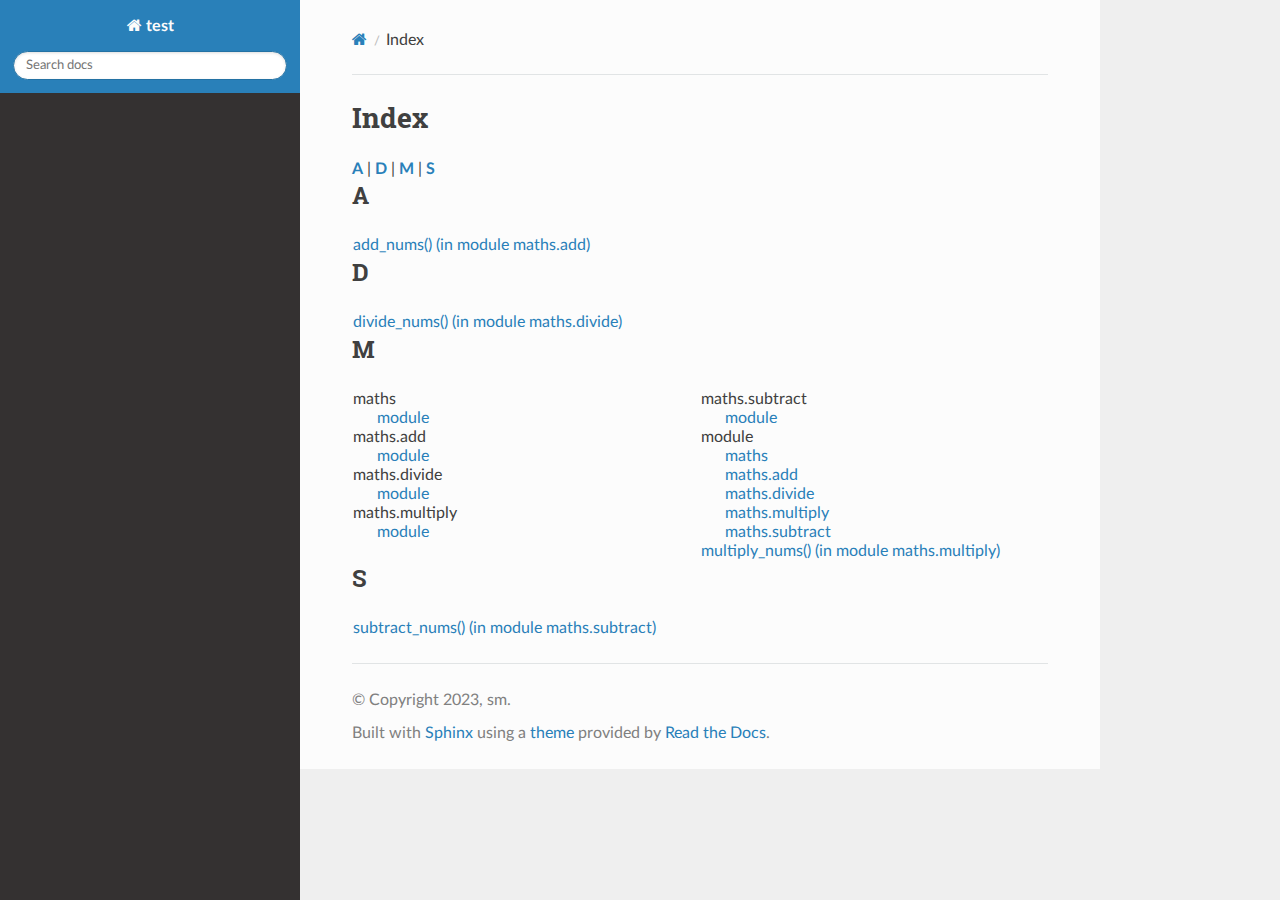
<file: python/sphnix/docs/_build/html/genindex.html>
<!DOCTYPE html>
<html class="writer-html5" lang="en" >
<head>
  <meta charset="utf-8" />
  <meta name="viewport" content="width=device-width, initial-scale=1.0" />
  <title>Index &mdash; test  documentation</title>
      <link rel="stylesheet" href="_static/pygments.css" type="text/css" />
      <link rel="stylesheet" href="_static/css/theme.css" type="text/css" />
  <!--[if lt IE 9]>
    <script src="_static/js/html5shiv.min.js"></script>
  <![endif]-->
  
        <script data-url_root="./" id="documentation_options" src="_static/documentation_options.js"></script>
        <script src="_static/doctools.js"></script>
        <script src="_static/sphinx_highlight.js"></script>
    <script src="_static/js/theme.js"></script>
    <link rel="index" title="Index" href="#" />
    <link rel="search" title="Search" href="search.html" /> 
</head>

<body class="wy-body-for-nav"> 
  <div class="wy-grid-for-nav">
    <nav data-toggle="wy-nav-shift" class="wy-nav-side">
      <div class="wy-side-scroll">
        <div class="wy-side-nav-search" >

          
          
          <a href="index.html" class="icon icon-home">
            test
          </a>
<div role="search">
  <form id="rtd-search-form" class="wy-form" action="search.html" method="get">
    <input type="text" name="q" placeholder="Search docs" aria-label="Search docs" />
    <input type="hidden" name="check_keywords" value="yes" />
    <input type="hidden" name="area" value="default" />
  </form>
</div>
        </div><div class="wy-menu wy-menu-vertical" data-spy="affix" role="navigation" aria-label="Navigation menu">
              <!-- Local TOC -->
              <div class="local-toc"></div>
        </div>
      </div>
    </nav>

    <section data-toggle="wy-nav-shift" class="wy-nav-content-wrap"><nav class="wy-nav-top" aria-label="Mobile navigation menu" >
          <i data-toggle="wy-nav-top" class="fa fa-bars"></i>
          <a href="index.html">test</a>
      </nav>

      <div class="wy-nav-content">
        <div class="rst-content">
          <div role="navigation" aria-label="Page navigation">
  <ul class="wy-breadcrumbs">
      <li><a href="index.html" class="icon icon-home" aria-label="Home"></a></li>
      <li class="breadcrumb-item active">Index</li>
      <li class="wy-breadcrumbs-aside">
      </li>
  </ul>
  <hr/>
</div>
          <div role="main" class="document" itemscope="itemscope" itemtype="http://schema.org/Article">
           <div itemprop="articleBody">
             

<h1 id="index">Index</h1>

<div class="genindex-jumpbox">
 <a href="#A"><strong>A</strong></a>
 | <a href="#D"><strong>D</strong></a>
 | <a href="#M"><strong>M</strong></a>
 | <a href="#S"><strong>S</strong></a>
 
</div>
<h2 id="A">A</h2>
<table style="width: 100%" class="indextable genindextable"><tr>
  <td style="width: 33%; vertical-align: top;"><ul>
      <li><a href="maths.html#maths.add.add_nums">add_nums() (in module maths.add)</a>
</li>
  </ul></td>
</tr></table>

<h2 id="D">D</h2>
<table style="width: 100%" class="indextable genindextable"><tr>
  <td style="width: 33%; vertical-align: top;"><ul>
      <li><a href="maths.html#maths.divide.divide_nums">divide_nums() (in module maths.divide)</a>
</li>
  </ul></td>
</tr></table>

<h2 id="M">M</h2>
<table style="width: 100%" class="indextable genindextable"><tr>
  <td style="width: 33%; vertical-align: top;"><ul>
      <li>
    maths

      <ul>
        <li><a href="maths.html#module-maths">module</a>
</li>
      </ul></li>
      <li>
    maths.add

      <ul>
        <li><a href="maths.html#module-maths.add">module</a>
</li>
      </ul></li>
      <li>
    maths.divide

      <ul>
        <li><a href="maths.html#module-maths.divide">module</a>
</li>
      </ul></li>
      <li>
    maths.multiply

      <ul>
        <li><a href="maths.html#module-maths.multiply">module</a>
</li>
      </ul></li>
  </ul></td>
  <td style="width: 33%; vertical-align: top;"><ul>
      <li>
    maths.subtract

      <ul>
        <li><a href="maths.html#module-maths.subtract">module</a>
</li>
      </ul></li>
      <li>
    module

      <ul>
        <li><a href="maths.html#module-maths">maths</a>
</li>
        <li><a href="maths.html#module-maths.add">maths.add</a>
</li>
        <li><a href="maths.html#module-maths.divide">maths.divide</a>
</li>
        <li><a href="maths.html#module-maths.multiply">maths.multiply</a>
</li>
        <li><a href="maths.html#module-maths.subtract">maths.subtract</a>
</li>
      </ul></li>
      <li><a href="maths.html#maths.multiply.multiply_nums">multiply_nums() (in module maths.multiply)</a>
</li>
  </ul></td>
</tr></table>

<h2 id="S">S</h2>
<table style="width: 100%" class="indextable genindextable"><tr>
  <td style="width: 33%; vertical-align: top;"><ul>
      <li><a href="maths.html#maths.subtract.subtract_nums">subtract_nums() (in module maths.subtract)</a>
</li>
  </ul></td>
</tr></table>



           </div>
          </div>
          <footer>

  <hr/>

  <div role="contentinfo">
    <p>&#169; Copyright 2023, sm.</p>
  </div>

  Built with <a href="https://www.sphinx-doc.org/">Sphinx</a> using a
    <a href="https://github.com/readthedocs/sphinx_rtd_theme">theme</a>
    provided by <a href="https://readthedocs.org">Read the Docs</a>.
   

</footer>
        </div>
      </div>
    </section>
  </div>
  <script>
      jQuery(function () {
          SphinxRtdTheme.Navigation.enable(true);
      });
  </script> 

</body>
</html>
</file>
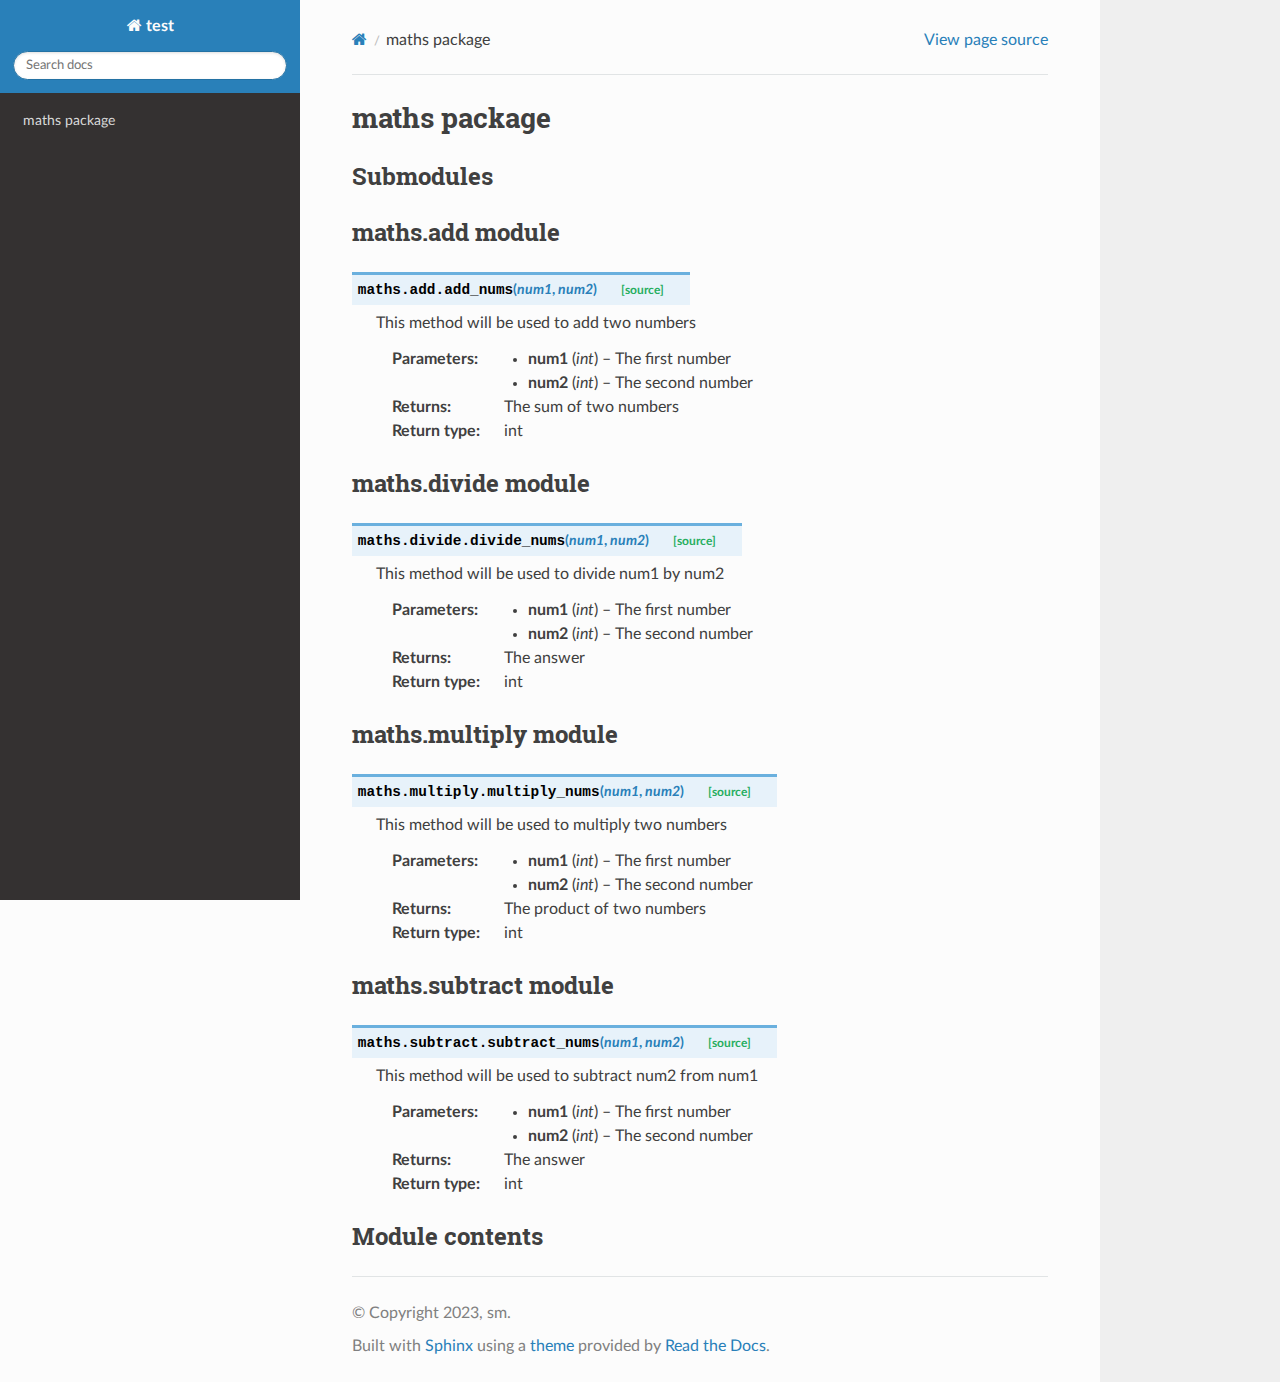
<file: python/sphnix/docs/_build/html/maths.html>
<!DOCTYPE html>
<html class="writer-html5" lang="en" >
<head>
  <meta charset="utf-8" /><meta name="generator" content="Docutils 0.18.1: http://docutils.sourceforge.net/" />

  <meta name="viewport" content="width=device-width, initial-scale=1.0" />
  <title>maths package &mdash; test  documentation</title>
      <link rel="stylesheet" href="_static/pygments.css" type="text/css" />
      <link rel="stylesheet" href="_static/css/theme.css" type="text/css" />
  <!--[if lt IE 9]>
    <script src="_static/js/html5shiv.min.js"></script>
  <![endif]-->
  
        <script data-url_root="./" id="documentation_options" src="_static/documentation_options.js"></script>
        <script src="_static/doctools.js"></script>
        <script src="_static/sphinx_highlight.js"></script>
    <script src="_static/js/theme.js"></script>
    <link rel="index" title="Index" href="genindex.html" />
    <link rel="search" title="Search" href="search.html" /> 
</head>

<body class="wy-body-for-nav"> 
  <div class="wy-grid-for-nav">
    <nav data-toggle="wy-nav-shift" class="wy-nav-side">
      <div class="wy-side-scroll">
        <div class="wy-side-nav-search" >

          
          
          <a href="index.html" class="icon icon-home">
            test
          </a>
<div role="search">
  <form id="rtd-search-form" class="wy-form" action="search.html" method="get">
    <input type="text" name="q" placeholder="Search docs" aria-label="Search docs" />
    <input type="hidden" name="check_keywords" value="yes" />
    <input type="hidden" name="area" value="default" />
  </form>
</div>
        </div><div class="wy-menu wy-menu-vertical" data-spy="affix" role="navigation" aria-label="Navigation menu">
              <!-- Local TOC -->
              <div class="local-toc"><ul>
<li><a class="reference internal" href="#">maths package</a><ul>
<li><a class="reference internal" href="#submodules">Submodules</a></li>
<li><a class="reference internal" href="#module-maths.add">maths.add module</a><ul>
<li><a class="reference internal" href="#maths.add.add_nums"><code class="docutils literal notranslate"><span class="pre">add_nums()</span></code></a></li>
</ul>
</li>
<li><a class="reference internal" href="#module-maths.divide">maths.divide module</a><ul>
<li><a class="reference internal" href="#maths.divide.divide_nums"><code class="docutils literal notranslate"><span class="pre">divide_nums()</span></code></a></li>
</ul>
</li>
<li><a class="reference internal" href="#module-maths.multiply">maths.multiply module</a><ul>
<li><a class="reference internal" href="#maths.multiply.multiply_nums"><code class="docutils literal notranslate"><span class="pre">multiply_nums()</span></code></a></li>
</ul>
</li>
<li><a class="reference internal" href="#module-maths.subtract">maths.subtract module</a><ul>
<li><a class="reference internal" href="#maths.subtract.subtract_nums"><code class="docutils literal notranslate"><span class="pre">subtract_nums()</span></code></a></li>
</ul>
</li>
<li><a class="reference internal" href="#module-maths">Module contents</a></li>
</ul>
</li>
</ul>
</div>
        </div>
      </div>
    </nav>

    <section data-toggle="wy-nav-shift" class="wy-nav-content-wrap"><nav class="wy-nav-top" aria-label="Mobile navigation menu" >
          <i data-toggle="wy-nav-top" class="fa fa-bars"></i>
          <a href="index.html">test</a>
      </nav>

      <div class="wy-nav-content">
        <div class="rst-content">
          <div role="navigation" aria-label="Page navigation">
  <ul class="wy-breadcrumbs">
      <li><a href="index.html" class="icon icon-home" aria-label="Home"></a></li>
      <li class="breadcrumb-item active">maths package</li>
      <li class="wy-breadcrumbs-aside">
            <a href="_sources/maths.rst.txt" rel="nofollow"> View page source</a>
      </li>
  </ul>
  <hr/>
</div>
          <div role="main" class="document" itemscope="itemscope" itemtype="http://schema.org/Article">
           <div itemprop="articleBody">
             
  <section id="maths-package">
<h1>maths package<a class="headerlink" href="#maths-package" title="Permalink to this heading"></a></h1>
<section id="submodules">
<h2>Submodules<a class="headerlink" href="#submodules" title="Permalink to this heading"></a></h2>
</section>
<section id="module-maths.add">
<span id="maths-add-module"></span><h2>maths.add module<a class="headerlink" href="#module-maths.add" title="Permalink to this heading"></a></h2>
<dl class="py function">
<dt class="sig sig-object py" id="maths.add.add_nums">
<span class="sig-prename descclassname"><span class="pre">maths.add.</span></span><span class="sig-name descname"><span class="pre">add_nums</span></span><span class="sig-paren">(</span><em class="sig-param"><span class="n"><span class="pre">num1</span></span></em>, <em class="sig-param"><span class="n"><span class="pre">num2</span></span></em><span class="sig-paren">)</span><a class="reference internal" href="_modules/maths/add.html#add_nums"><span class="viewcode-link"><span class="pre">[source]</span></span></a><a class="headerlink" href="#maths.add.add_nums" title="Permalink to this definition"></a></dt>
<dd><p>This method will be used to add two numbers</p>
<dl class="field-list simple">
<dt class="field-odd">Parameters<span class="colon">:</span></dt>
<dd class="field-odd"><ul class="simple">
<li><p><strong>num1</strong> (<em>int</em>) – The first number</p></li>
<li><p><strong>num2</strong> (<em>int</em>) – The second number</p></li>
</ul>
</dd>
<dt class="field-even">Returns<span class="colon">:</span></dt>
<dd class="field-even"><p>The sum of two numbers</p>
</dd>
<dt class="field-odd">Return type<span class="colon">:</span></dt>
<dd class="field-odd"><p>int</p>
</dd>
</dl>
</dd></dl>

</section>
<section id="module-maths.divide">
<span id="maths-divide-module"></span><h2>maths.divide module<a class="headerlink" href="#module-maths.divide" title="Permalink to this heading"></a></h2>
<dl class="py function">
<dt class="sig sig-object py" id="maths.divide.divide_nums">
<span class="sig-prename descclassname"><span class="pre">maths.divide.</span></span><span class="sig-name descname"><span class="pre">divide_nums</span></span><span class="sig-paren">(</span><em class="sig-param"><span class="n"><span class="pre">num1</span></span></em>, <em class="sig-param"><span class="n"><span class="pre">num2</span></span></em><span class="sig-paren">)</span><a class="reference internal" href="_modules/maths/divide.html#divide_nums"><span class="viewcode-link"><span class="pre">[source]</span></span></a><a class="headerlink" href="#maths.divide.divide_nums" title="Permalink to this definition"></a></dt>
<dd><p>This method will be used to divide num1 by num2</p>
<dl class="field-list simple">
<dt class="field-odd">Parameters<span class="colon">:</span></dt>
<dd class="field-odd"><ul class="simple">
<li><p><strong>num1</strong> (<em>int</em>) – The first number</p></li>
<li><p><strong>num2</strong> (<em>int</em>) – The second number</p></li>
</ul>
</dd>
<dt class="field-even">Returns<span class="colon">:</span></dt>
<dd class="field-even"><p>The answer</p>
</dd>
<dt class="field-odd">Return type<span class="colon">:</span></dt>
<dd class="field-odd"><p>int</p>
</dd>
</dl>
</dd></dl>

</section>
<section id="module-maths.multiply">
<span id="maths-multiply-module"></span><h2>maths.multiply module<a class="headerlink" href="#module-maths.multiply" title="Permalink to this heading"></a></h2>
<dl class="py function">
<dt class="sig sig-object py" id="maths.multiply.multiply_nums">
<span class="sig-prename descclassname"><span class="pre">maths.multiply.</span></span><span class="sig-name descname"><span class="pre">multiply_nums</span></span><span class="sig-paren">(</span><em class="sig-param"><span class="n"><span class="pre">num1</span></span></em>, <em class="sig-param"><span class="n"><span class="pre">num2</span></span></em><span class="sig-paren">)</span><a class="reference internal" href="_modules/maths/multiply.html#multiply_nums"><span class="viewcode-link"><span class="pre">[source]</span></span></a><a class="headerlink" href="#maths.multiply.multiply_nums" title="Permalink to this definition"></a></dt>
<dd><p>This method will be used to multiply two numbers</p>
<dl class="field-list simple">
<dt class="field-odd">Parameters<span class="colon">:</span></dt>
<dd class="field-odd"><ul class="simple">
<li><p><strong>num1</strong> (<em>int</em>) – The first number</p></li>
<li><p><strong>num2</strong> (<em>int</em>) – The second number</p></li>
</ul>
</dd>
<dt class="field-even">Returns<span class="colon">:</span></dt>
<dd class="field-even"><p>The product of two numbers</p>
</dd>
<dt class="field-odd">Return type<span class="colon">:</span></dt>
<dd class="field-odd"><p>int</p>
</dd>
</dl>
</dd></dl>

</section>
<section id="module-maths.subtract">
<span id="maths-subtract-module"></span><h2>maths.subtract module<a class="headerlink" href="#module-maths.subtract" title="Permalink to this heading"></a></h2>
<dl class="py function">
<dt class="sig sig-object py" id="maths.subtract.subtract_nums">
<span class="sig-prename descclassname"><span class="pre">maths.subtract.</span></span><span class="sig-name descname"><span class="pre">subtract_nums</span></span><span class="sig-paren">(</span><em class="sig-param"><span class="n"><span class="pre">num1</span></span></em>, <em class="sig-param"><span class="n"><span class="pre">num2</span></span></em><span class="sig-paren">)</span><a class="reference internal" href="_modules/maths/subtract.html#subtract_nums"><span class="viewcode-link"><span class="pre">[source]</span></span></a><a class="headerlink" href="#maths.subtract.subtract_nums" title="Permalink to this definition"></a></dt>
<dd><p>This method will be used to subtract num2 from num1</p>
<dl class="field-list simple">
<dt class="field-odd">Parameters<span class="colon">:</span></dt>
<dd class="field-odd"><ul class="simple">
<li><p><strong>num1</strong> (<em>int</em>) – The first number</p></li>
<li><p><strong>num2</strong> (<em>int</em>) – The second number</p></li>
</ul>
</dd>
<dt class="field-even">Returns<span class="colon">:</span></dt>
<dd class="field-even"><p>The answer</p>
</dd>
<dt class="field-odd">Return type<span class="colon">:</span></dt>
<dd class="field-odd"><p>int</p>
</dd>
</dl>
</dd></dl>

</section>
<section id="module-maths">
<span id="module-contents"></span><h2>Module contents<a class="headerlink" href="#module-maths" title="Permalink to this heading"></a></h2>
</section>
</section>


           </div>
          </div>
          <footer>

  <hr/>

  <div role="contentinfo">
    <p>&#169; Copyright 2023, sm.</p>
  </div>

  Built with <a href="https://www.sphinx-doc.org/">Sphinx</a> using a
    <a href="https://github.com/readthedocs/sphinx_rtd_theme">theme</a>
    provided by <a href="https://readthedocs.org">Read the Docs</a>.
   

</footer>
        </div>
      </div>
    </section>
  </div>
  <script>
      jQuery(function () {
          SphinxRtdTheme.Navigation.enable(true);
      });
  </script> 

</body>
</html>
</file>
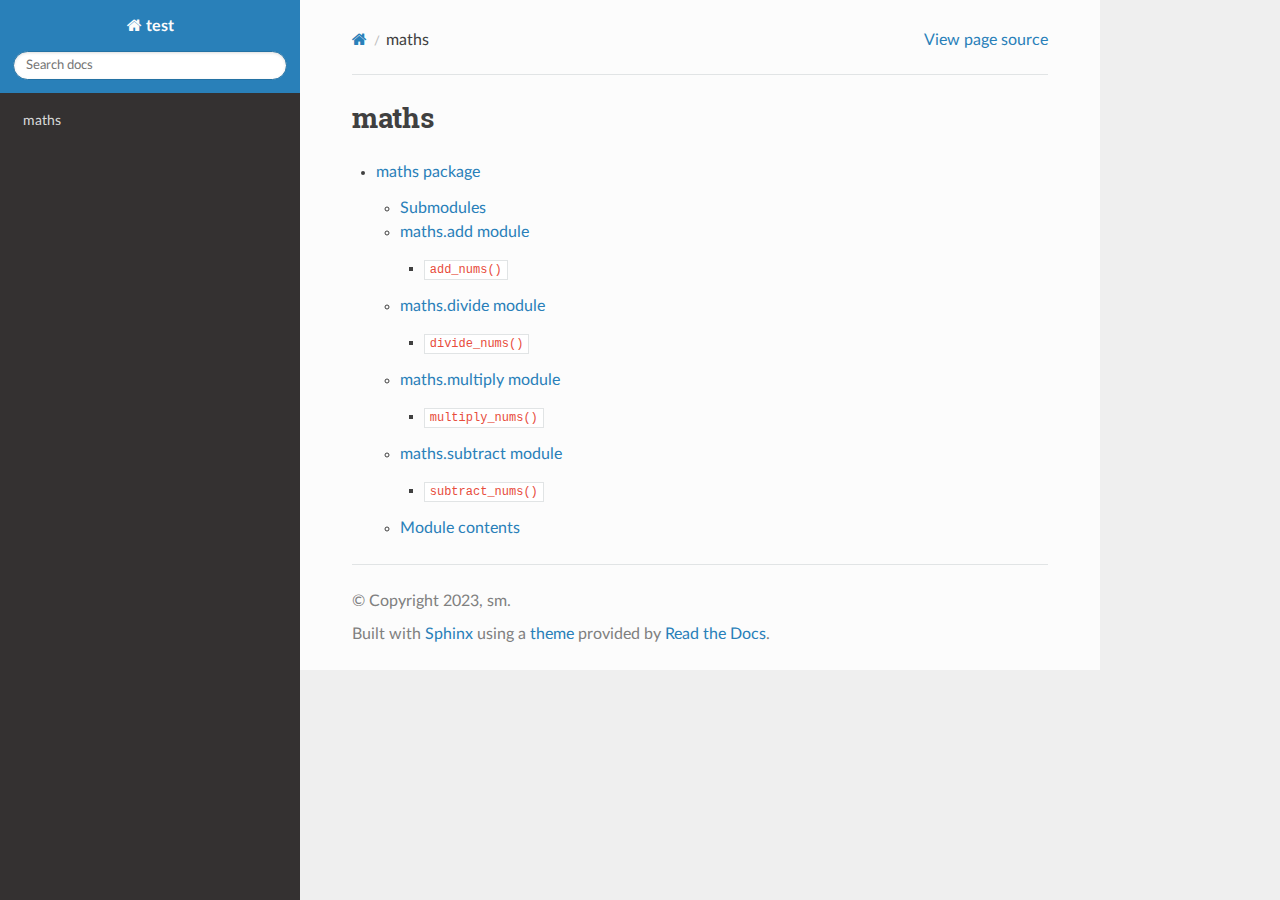
<file: python/sphnix/docs/_build/html/modules.html>
<!DOCTYPE html>
<html class="writer-html5" lang="en" >
<head>
  <meta charset="utf-8" /><meta name="generator" content="Docutils 0.18.1: http://docutils.sourceforge.net/" />

  <meta name="viewport" content="width=device-width, initial-scale=1.0" />
  <title>maths &mdash; test  documentation</title>
      <link rel="stylesheet" href="_static/pygments.css" type="text/css" />
      <link rel="stylesheet" href="_static/css/theme.css" type="text/css" />
  <!--[if lt IE 9]>
    <script src="_static/js/html5shiv.min.js"></script>
  <![endif]-->
  
        <script data-url_root="./" id="documentation_options" src="_static/documentation_options.js"></script>
        <script src="_static/doctools.js"></script>
        <script src="_static/sphinx_highlight.js"></script>
    <script src="_static/js/theme.js"></script>
    <link rel="index" title="Index" href="genindex.html" />
    <link rel="search" title="Search" href="search.html" /> 
</head>

<body class="wy-body-for-nav"> 
  <div class="wy-grid-for-nav">
    <nav data-toggle="wy-nav-shift" class="wy-nav-side">
      <div class="wy-side-scroll">
        <div class="wy-side-nav-search" >

          
          
          <a href="index.html" class="icon icon-home">
            test
          </a>
<div role="search">
  <form id="rtd-search-form" class="wy-form" action="search.html" method="get">
    <input type="text" name="q" placeholder="Search docs" aria-label="Search docs" />
    <input type="hidden" name="check_keywords" value="yes" />
    <input type="hidden" name="area" value="default" />
  </form>
</div>
        </div><div class="wy-menu wy-menu-vertical" data-spy="affix" role="navigation" aria-label="Navigation menu">
              <!-- Local TOC -->
              <div class="local-toc"><ul>
<li><a class="reference internal" href="#">maths</a></li>
</ul>
</div>
        </div>
      </div>
    </nav>

    <section data-toggle="wy-nav-shift" class="wy-nav-content-wrap"><nav class="wy-nav-top" aria-label="Mobile navigation menu" >
          <i data-toggle="wy-nav-top" class="fa fa-bars"></i>
          <a href="index.html">test</a>
      </nav>

      <div class="wy-nav-content">
        <div class="rst-content">
          <div role="navigation" aria-label="Page navigation">
  <ul class="wy-breadcrumbs">
      <li><a href="index.html" class="icon icon-home" aria-label="Home"></a></li>
      <li class="breadcrumb-item active">maths</li>
      <li class="wy-breadcrumbs-aside">
            <a href="_sources/modules.rst.txt" rel="nofollow"> View page source</a>
      </li>
  </ul>
  <hr/>
</div>
          <div role="main" class="document" itemscope="itemscope" itemtype="http://schema.org/Article">
           <div itemprop="articleBody">
             
  <section id="maths">
<h1>maths<a class="headerlink" href="#maths" title="Permalink to this heading"></a></h1>
<div class="toctree-wrapper compound">
<ul>
<li class="toctree-l1"><a class="reference internal" href="maths.html">maths package</a><ul>
<li class="toctree-l2"><a class="reference internal" href="maths.html#submodules">Submodules</a></li>
<li class="toctree-l2"><a class="reference internal" href="maths.html#module-maths.add">maths.add module</a><ul>
<li class="toctree-l3"><a class="reference internal" href="maths.html#maths.add.add_nums"><code class="docutils literal notranslate"><span class="pre">add_nums()</span></code></a></li>
</ul>
</li>
<li class="toctree-l2"><a class="reference internal" href="maths.html#module-maths.divide">maths.divide module</a><ul>
<li class="toctree-l3"><a class="reference internal" href="maths.html#maths.divide.divide_nums"><code class="docutils literal notranslate"><span class="pre">divide_nums()</span></code></a></li>
</ul>
</li>
<li class="toctree-l2"><a class="reference internal" href="maths.html#module-maths.multiply">maths.multiply module</a><ul>
<li class="toctree-l3"><a class="reference internal" href="maths.html#maths.multiply.multiply_nums"><code class="docutils literal notranslate"><span class="pre">multiply_nums()</span></code></a></li>
</ul>
</li>
<li class="toctree-l2"><a class="reference internal" href="maths.html#module-maths.subtract">maths.subtract module</a><ul>
<li class="toctree-l3"><a class="reference internal" href="maths.html#maths.subtract.subtract_nums"><code class="docutils literal notranslate"><span class="pre">subtract_nums()</span></code></a></li>
</ul>
</li>
<li class="toctree-l2"><a class="reference internal" href="maths.html#module-maths">Module contents</a></li>
</ul>
</li>
</ul>
</div>
</section>


           </div>
          </div>
          <footer>

  <hr/>

  <div role="contentinfo">
    <p>&#169; Copyright 2023, sm.</p>
  </div>

  Built with <a href="https://www.sphinx-doc.org/">Sphinx</a> using a
    <a href="https://github.com/readthedocs/sphinx_rtd_theme">theme</a>
    provided by <a href="https://readthedocs.org">Read the Docs</a>.
   

</footer>
        </div>
      </div>
    </section>
  </div>
  <script>
      jQuery(function () {
          SphinxRtdTheme.Navigation.enable(true);
      });
  </script> 

</body>
</html>
</file>
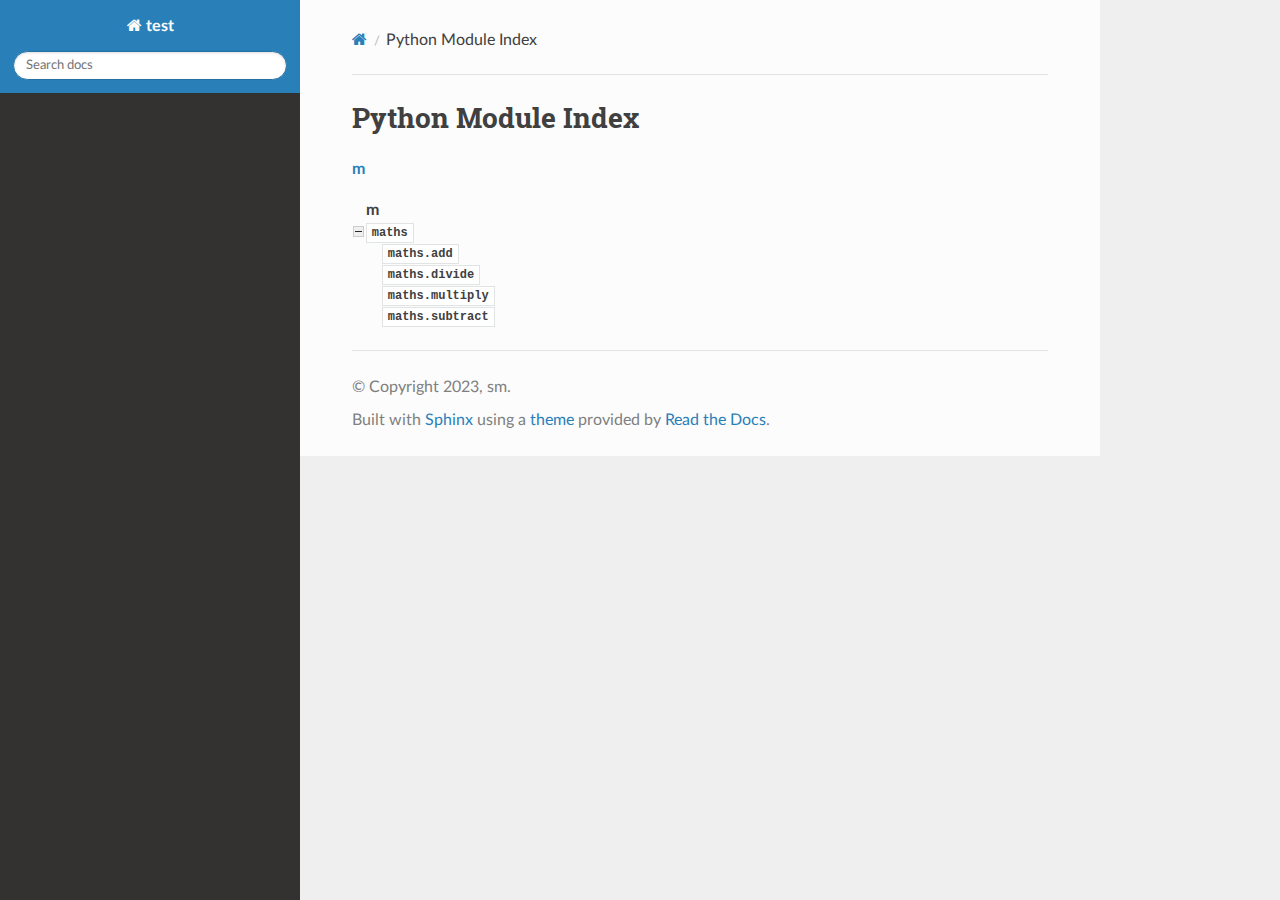
<file: python/sphnix/docs/_build/html/py-modindex.html>
<!DOCTYPE html>
<html class="writer-html5" lang="en" >
<head>
  <meta charset="utf-8" />
  <meta name="viewport" content="width=device-width, initial-scale=1.0" />
  <title>Python Module Index &mdash; test  documentation</title>
      <link rel="stylesheet" href="_static/pygments.css" type="text/css" />
      <link rel="stylesheet" href="_static/css/theme.css" type="text/css" />
  <!--[if lt IE 9]>
    <script src="_static/js/html5shiv.min.js"></script>
  <![endif]-->
  
        <script data-url_root="./" id="documentation_options" src="_static/documentation_options.js"></script>
        <script src="_static/doctools.js"></script>
        <script src="_static/sphinx_highlight.js"></script>
    <script src="_static/js/theme.js"></script>
    <link rel="index" title="Index" href="genindex.html" />
    <link rel="search" title="Search" href="search.html" />
 


</head>

<body class="wy-body-for-nav"> 
  <div class="wy-grid-for-nav">
    <nav data-toggle="wy-nav-shift" class="wy-nav-side">
      <div class="wy-side-scroll">
        <div class="wy-side-nav-search" >

          
          
          <a href="index.html" class="icon icon-home">
            test
          </a>
<div role="search">
  <form id="rtd-search-form" class="wy-form" action="search.html" method="get">
    <input type="text" name="q" placeholder="Search docs" aria-label="Search docs" />
    <input type="hidden" name="check_keywords" value="yes" />
    <input type="hidden" name="area" value="default" />
  </form>
</div>
        </div><div class="wy-menu wy-menu-vertical" data-spy="affix" role="navigation" aria-label="Navigation menu">
              <!-- Local TOC -->
              <div class="local-toc"></div>
        </div>
      </div>
    </nav>

    <section data-toggle="wy-nav-shift" class="wy-nav-content-wrap"><nav class="wy-nav-top" aria-label="Mobile navigation menu" >
          <i data-toggle="wy-nav-top" class="fa fa-bars"></i>
          <a href="index.html">test</a>
      </nav>

      <div class="wy-nav-content">
        <div class="rst-content">
          <div role="navigation" aria-label="Page navigation">
  <ul class="wy-breadcrumbs">
      <li><a href="index.html" class="icon icon-home" aria-label="Home"></a></li>
      <li class="breadcrumb-item active">Python Module Index</li>
      <li class="wy-breadcrumbs-aside">
      </li>
  </ul>
  <hr/>
</div>
          <div role="main" class="document" itemscope="itemscope" itemtype="http://schema.org/Article">
           <div itemprop="articleBody">
             

   <h1>Python Module Index</h1>

   <div class="modindex-jumpbox">
   <a href="#cap-m"><strong>m</strong></a>
   </div>

   <table class="indextable modindextable">
     <tr class="pcap"><td></td><td>&#160;</td><td></td></tr>
     <tr class="cap" id="cap-m"><td></td><td>
       <strong>m</strong></td><td></td></tr>
     <tr>
       <td><img src="_static/minus.png" class="toggler"
              id="toggle-1" style="display: none" alt="-" /></td>
       <td>
       <a href="maths.html#module-maths"><code class="xref">maths</code></a></td><td>
       <em></em></td></tr>
     <tr class="cg-1">
       <td></td>
       <td>&#160;&#160;&#160;
       <a href="maths.html#module-maths.add"><code class="xref">maths.add</code></a></td><td>
       <em></em></td></tr>
     <tr class="cg-1">
       <td></td>
       <td>&#160;&#160;&#160;
       <a href="maths.html#module-maths.divide"><code class="xref">maths.divide</code></a></td><td>
       <em></em></td></tr>
     <tr class="cg-1">
       <td></td>
       <td>&#160;&#160;&#160;
       <a href="maths.html#module-maths.multiply"><code class="xref">maths.multiply</code></a></td><td>
       <em></em></td></tr>
     <tr class="cg-1">
       <td></td>
       <td>&#160;&#160;&#160;
       <a href="maths.html#module-maths.subtract"><code class="xref">maths.subtract</code></a></td><td>
       <em></em></td></tr>
   </table>


           </div>
          </div>
          <footer>

  <hr/>

  <div role="contentinfo">
    <p>&#169; Copyright 2023, sm.</p>
  </div>

  Built with <a href="https://www.sphinx-doc.org/">Sphinx</a> using a
    <a href="https://github.com/readthedocs/sphinx_rtd_theme">theme</a>
    provided by <a href="https://readthedocs.org">Read the Docs</a>.
   

</footer>
        </div>
      </div>
    </section>
  </div>
  <script>
      jQuery(function () {
          SphinxRtdTheme.Navigation.enable(true);
      });
  </script> 

</body>
</html>
</file>
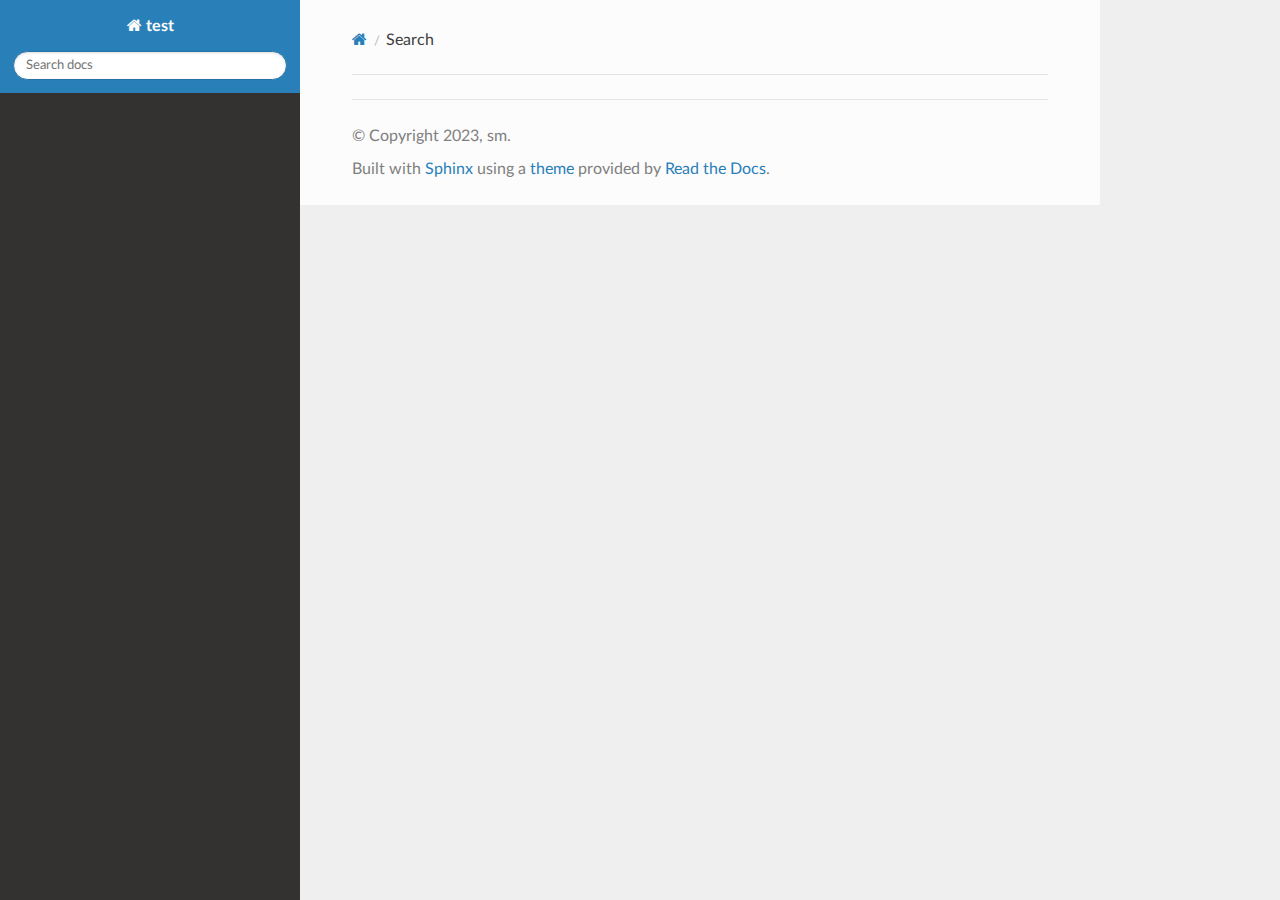
<file: python/sphnix/docs/_build/html/search.html>
<!DOCTYPE html>
<html class="writer-html5" lang="en" >
<head>
  <meta charset="utf-8" />
  <meta name="viewport" content="width=device-width, initial-scale=1.0" />
  <title>Search &mdash; test  documentation</title>
      <link rel="stylesheet" href="_static/pygments.css" type="text/css" />
      <link rel="stylesheet" href="_static/css/theme.css" type="text/css" />
    
  <!--[if lt IE 9]>
    <script src="_static/js/html5shiv.min.js"></script>
  <![endif]-->
  
        <script data-url_root="./" id="documentation_options" src="_static/documentation_options.js"></script>
        <script src="_static/doctools.js"></script>
        <script src="_static/sphinx_highlight.js"></script>
    <script src="_static/js/theme.js"></script>
    <script src="_static/searchtools.js"></script>
    <script src="_static/language_data.js"></script>
    <link rel="index" title="Index" href="genindex.html" />
    <link rel="search" title="Search" href="#" /> 
</head>

<body class="wy-body-for-nav"> 
  <div class="wy-grid-for-nav">
    <nav data-toggle="wy-nav-shift" class="wy-nav-side">
      <div class="wy-side-scroll">
        <div class="wy-side-nav-search" >

          
          
          <a href="index.html" class="icon icon-home">
            test
          </a>
<div role="search">
  <form id="rtd-search-form" class="wy-form" action="#" method="get">
    <input type="text" name="q" placeholder="Search docs" aria-label="Search docs" />
    <input type="hidden" name="check_keywords" value="yes" />
    <input type="hidden" name="area" value="default" />
  </form>
</div>
        </div><div class="wy-menu wy-menu-vertical" data-spy="affix" role="navigation" aria-label="Navigation menu">
              <!-- Local TOC -->
              <div class="local-toc"></div>
        </div>
      </div>
    </nav>

    <section data-toggle="wy-nav-shift" class="wy-nav-content-wrap"><nav class="wy-nav-top" aria-label="Mobile navigation menu" >
          <i data-toggle="wy-nav-top" class="fa fa-bars"></i>
          <a href="index.html">test</a>
      </nav>

      <div class="wy-nav-content">
        <div class="rst-content">
          <div role="navigation" aria-label="Page navigation">
  <ul class="wy-breadcrumbs">
      <li><a href="index.html" class="icon icon-home" aria-label="Home"></a></li>
      <li class="breadcrumb-item active">Search</li>
      <li class="wy-breadcrumbs-aside">
      </li>
  </ul>
  <hr/>
</div>
          <div role="main" class="document" itemscope="itemscope" itemtype="http://schema.org/Article">
           <div itemprop="articleBody">
             
  <noscript>
  <div id="fallback" class="admonition warning">
    <p class="last">
      Please activate JavaScript to enable the search functionality.
    </p>
  </div>
  </noscript>

  
  <div id="search-results">
  
  </div>

           </div>
          </div>
          <footer>

  <hr/>

  <div role="contentinfo">
    <p>&#169; Copyright 2023, sm.</p>
  </div>

  Built with <a href="https://www.sphinx-doc.org/">Sphinx</a> using a
    <a href="https://github.com/readthedocs/sphinx_rtd_theme">theme</a>
    provided by <a href="https://readthedocs.org">Read the Docs</a>.
   

</footer>
        </div>
      </div>
    </section>
  </div>
  <script>
      jQuery(function () {
          SphinxRtdTheme.Navigation.enable(true);
      });
  </script>
  <script>
    jQuery(function() { Search.loadIndex("searchindex.js"); });
  </script>
  
  <script id="searchindexloader"></script>
   


</body>
</html>
</file>
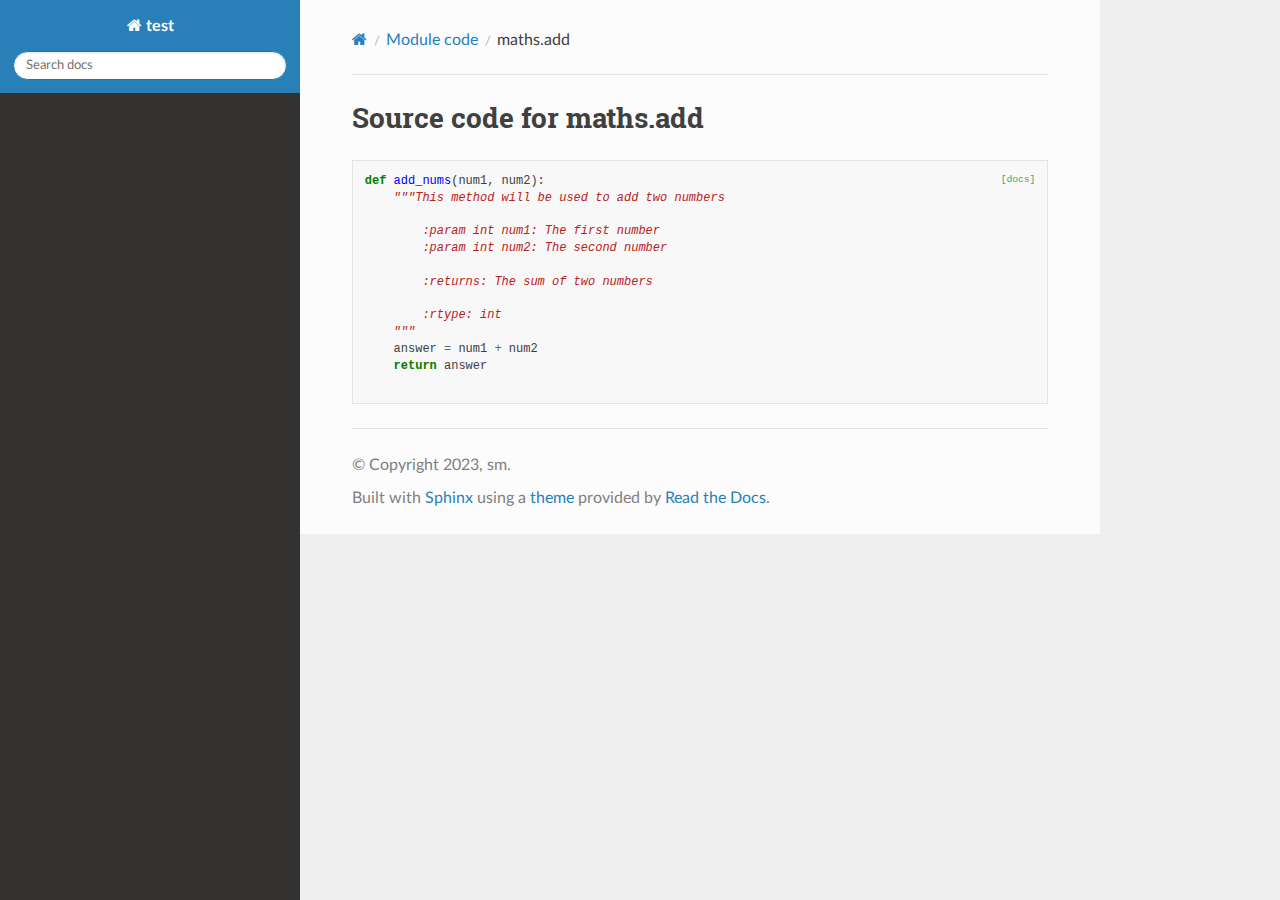
<file: python/sphnix/docs/_build/html/_modules/maths/add.html>
<!DOCTYPE html>
<html class="writer-html5" lang="en" >
<head>
  <meta charset="utf-8" />
  <meta name="viewport" content="width=device-width, initial-scale=1.0" />
  <title>maths.add &mdash; test  documentation</title>
      <link rel="stylesheet" href="../../_static/pygments.css" type="text/css" />
      <link rel="stylesheet" href="../../_static/css/theme.css" type="text/css" />
  <!--[if lt IE 9]>
    <script src="../../_static/js/html5shiv.min.js"></script>
  <![endif]-->
  
        <script data-url_root="../../" id="documentation_options" src="../../_static/documentation_options.js"></script>
        <script src="../../_static/doctools.js"></script>
        <script src="../../_static/sphinx_highlight.js"></script>
    <script src="../../_static/js/theme.js"></script>
    <link rel="index" title="Index" href="../../genindex.html" />
    <link rel="search" title="Search" href="../../search.html" /> 
</head>

<body class="wy-body-for-nav"> 
  <div class="wy-grid-for-nav">
    <nav data-toggle="wy-nav-shift" class="wy-nav-side">
      <div class="wy-side-scroll">
        <div class="wy-side-nav-search" >

          
          
          <a href="../../index.html" class="icon icon-home">
            test
          </a>
<div role="search">
  <form id="rtd-search-form" class="wy-form" action="../../search.html" method="get">
    <input type="text" name="q" placeholder="Search docs" aria-label="Search docs" />
    <input type="hidden" name="check_keywords" value="yes" />
    <input type="hidden" name="area" value="default" />
  </form>
</div>
        </div><div class="wy-menu wy-menu-vertical" data-spy="affix" role="navigation" aria-label="Navigation menu">
              <!-- Local TOC -->
              <div class="local-toc"></div>
        </div>
      </div>
    </nav>

    <section data-toggle="wy-nav-shift" class="wy-nav-content-wrap"><nav class="wy-nav-top" aria-label="Mobile navigation menu" >
          <i data-toggle="wy-nav-top" class="fa fa-bars"></i>
          <a href="../../index.html">test</a>
      </nav>

      <div class="wy-nav-content">
        <div class="rst-content">
          <div role="navigation" aria-label="Page navigation">
  <ul class="wy-breadcrumbs">
      <li><a href="../../index.html" class="icon icon-home" aria-label="Home"></a></li>
          <li class="breadcrumb-item"><a href="../index.html">Module code</a></li>
      <li class="breadcrumb-item active">maths.add</li>
      <li class="wy-breadcrumbs-aside">
      </li>
  </ul>
  <hr/>
</div>
          <div role="main" class="document" itemscope="itemscope" itemtype="http://schema.org/Article">
           <div itemprop="articleBody">
             
  <h1>Source code for maths.add</h1><div class="highlight"><pre>
<div class="viewcode-block" id="add_nums"><a class="viewcode-back" href="../../maths.html#maths.add.add_nums">[docs]</a><span></span><span class="k">def</span> <span class="nf">add_nums</span><span class="p">(</span><span class="n">num1</span><span class="p">,</span> <span class="n">num2</span><span class="p">):</span>
    <span class="sd">&quot;&quot;&quot;This method will be used to add two numbers</span>

<span class="sd">        :param int num1: The first number</span>
<span class="sd">        :param int num2: The second number</span>

<span class="sd">        :returns: The sum of two numbers</span>

<span class="sd">        :rtype: int</span>
<span class="sd">    &quot;&quot;&quot;</span>
    <span class="n">answer</span> <span class="o">=</span> <span class="n">num1</span> <span class="o">+</span> <span class="n">num2</span>
    <span class="k">return</span> <span class="n">answer</span></div>
</pre></div>

           </div>
          </div>
          <footer>

  <hr/>

  <div role="contentinfo">
    <p>&#169; Copyright 2023, sm.</p>
  </div>

  Built with <a href="https://www.sphinx-doc.org/">Sphinx</a> using a
    <a href="https://github.com/readthedocs/sphinx_rtd_theme">theme</a>
    provided by <a href="https://readthedocs.org">Read the Docs</a>.
   

</footer>
        </div>
      </div>
    </section>
  </div>
  <script>
      jQuery(function () {
          SphinxRtdTheme.Navigation.enable(true);
      });
  </script> 

</body>
</html>
</file>
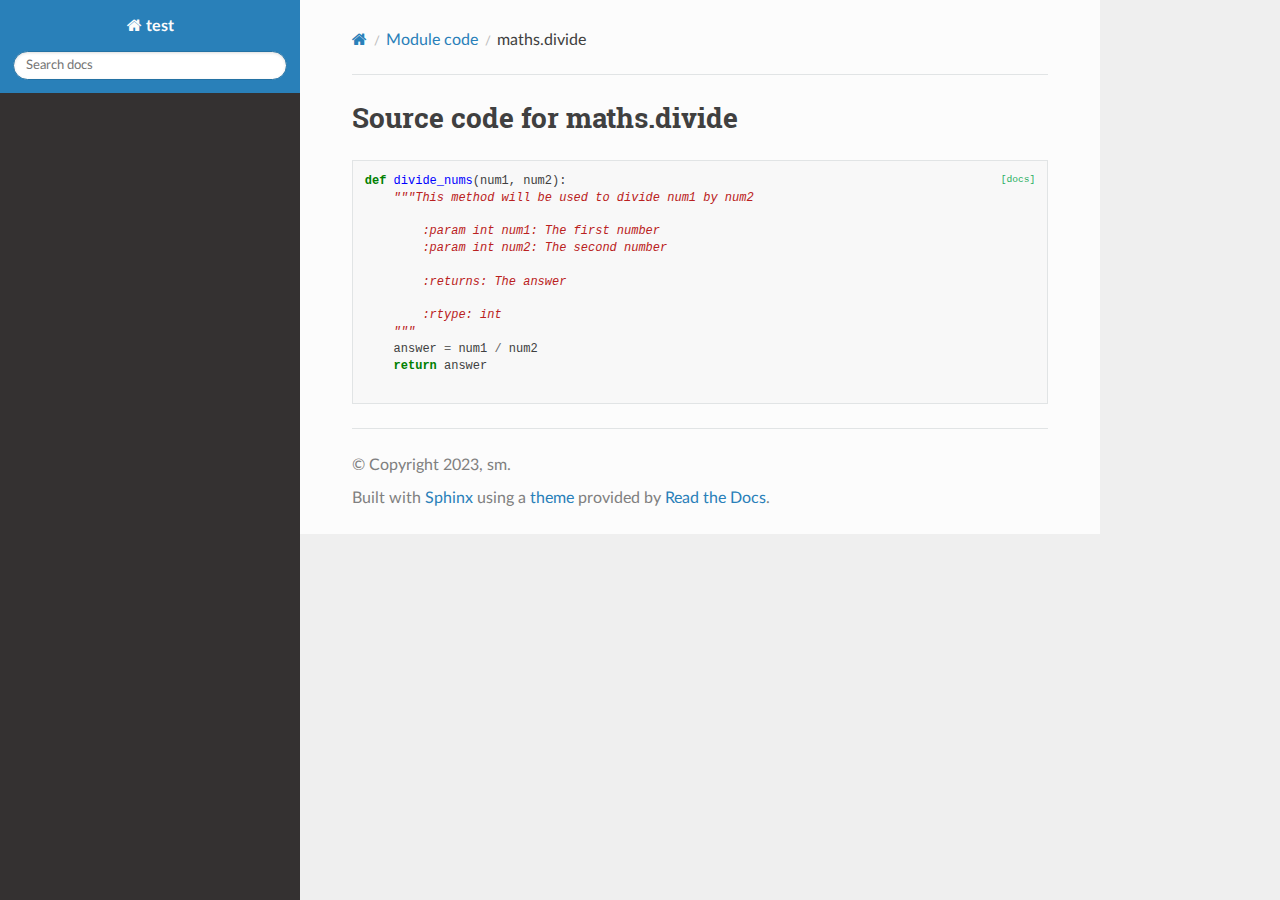
<file: python/sphnix/docs/_build/html/_modules/maths/divide.html>
<!DOCTYPE html>
<html class="writer-html5" lang="en" >
<head>
  <meta charset="utf-8" />
  <meta name="viewport" content="width=device-width, initial-scale=1.0" />
  <title>maths.divide &mdash; test  documentation</title>
      <link rel="stylesheet" href="../../_static/pygments.css" type="text/css" />
      <link rel="stylesheet" href="../../_static/css/theme.css" type="text/css" />
  <!--[if lt IE 9]>
    <script src="../../_static/js/html5shiv.min.js"></script>
  <![endif]-->
  
        <script data-url_root="../../" id="documentation_options" src="../../_static/documentation_options.js"></script>
        <script src="../../_static/doctools.js"></script>
        <script src="../../_static/sphinx_highlight.js"></script>
    <script src="../../_static/js/theme.js"></script>
    <link rel="index" title="Index" href="../../genindex.html" />
    <link rel="search" title="Search" href="../../search.html" /> 
</head>

<body class="wy-body-for-nav"> 
  <div class="wy-grid-for-nav">
    <nav data-toggle="wy-nav-shift" class="wy-nav-side">
      <div class="wy-side-scroll">
        <div class="wy-side-nav-search" >

          
          
          <a href="../../index.html" class="icon icon-home">
            test
          </a>
<div role="search">
  <form id="rtd-search-form" class="wy-form" action="../../search.html" method="get">
    <input type="text" name="q" placeholder="Search docs" aria-label="Search docs" />
    <input type="hidden" name="check_keywords" value="yes" />
    <input type="hidden" name="area" value="default" />
  </form>
</div>
        </div><div class="wy-menu wy-menu-vertical" data-spy="affix" role="navigation" aria-label="Navigation menu">
              <!-- Local TOC -->
              <div class="local-toc"></div>
        </div>
      </div>
    </nav>

    <section data-toggle="wy-nav-shift" class="wy-nav-content-wrap"><nav class="wy-nav-top" aria-label="Mobile navigation menu" >
          <i data-toggle="wy-nav-top" class="fa fa-bars"></i>
          <a href="../../index.html">test</a>
      </nav>

      <div class="wy-nav-content">
        <div class="rst-content">
          <div role="navigation" aria-label="Page navigation">
  <ul class="wy-breadcrumbs">
      <li><a href="../../index.html" class="icon icon-home" aria-label="Home"></a></li>
          <li class="breadcrumb-item"><a href="../index.html">Module code</a></li>
      <li class="breadcrumb-item active">maths.divide</li>
      <li class="wy-breadcrumbs-aside">
      </li>
  </ul>
  <hr/>
</div>
          <div role="main" class="document" itemscope="itemscope" itemtype="http://schema.org/Article">
           <div itemprop="articleBody">
             
  <h1>Source code for maths.divide</h1><div class="highlight"><pre>
<div class="viewcode-block" id="divide_nums"><a class="viewcode-back" href="../../maths.html#maths.divide.divide_nums">[docs]</a><span></span><span class="k">def</span> <span class="nf">divide_nums</span><span class="p">(</span><span class="n">num1</span><span class="p">,</span> <span class="n">num2</span><span class="p">):</span>
    <span class="sd">&quot;&quot;&quot;This method will be used to divide num1 by num2</span>

<span class="sd">        :param int num1: The first number</span>
<span class="sd">        :param int num2: The second number</span>

<span class="sd">        :returns: The answer</span>

<span class="sd">        :rtype: int</span>
<span class="sd">    &quot;&quot;&quot;</span>
    <span class="n">answer</span> <span class="o">=</span> <span class="n">num1</span> <span class="o">/</span> <span class="n">num2</span>
    <span class="k">return</span> <span class="n">answer</span></div>
</pre></div>

           </div>
          </div>
          <footer>

  <hr/>

  <div role="contentinfo">
    <p>&#169; Copyright 2023, sm.</p>
  </div>

  Built with <a href="https://www.sphinx-doc.org/">Sphinx</a> using a
    <a href="https://github.com/readthedocs/sphinx_rtd_theme">theme</a>
    provided by <a href="https://readthedocs.org">Read the Docs</a>.
   

</footer>
        </div>
      </div>
    </section>
  </div>
  <script>
      jQuery(function () {
          SphinxRtdTheme.Navigation.enable(true);
      });
  </script> 

</body>
</html>
</file>
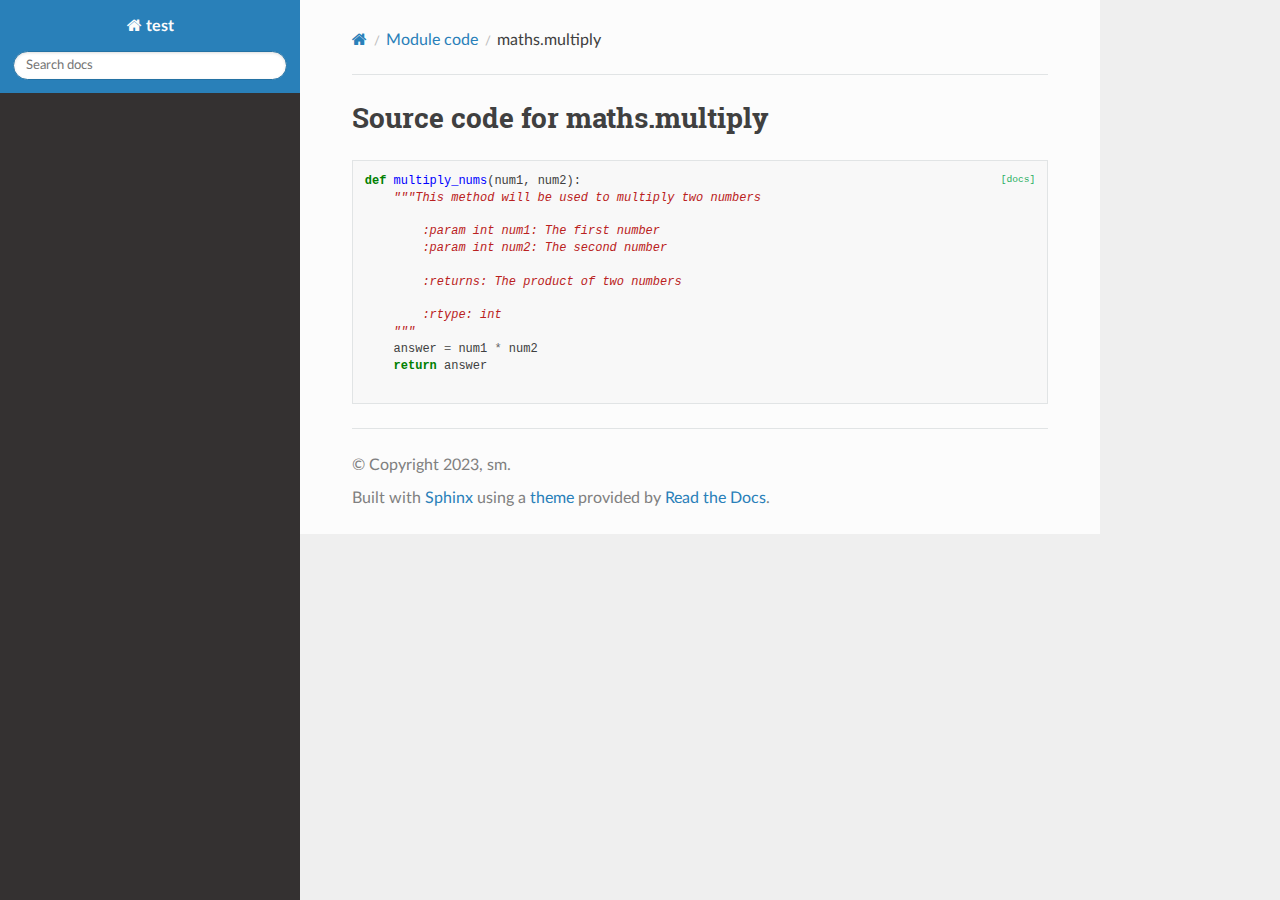
<file: python/sphnix/docs/_build/html/_modules/maths/multiply.html>
<!DOCTYPE html>
<html class="writer-html5" lang="en" >
<head>
  <meta charset="utf-8" />
  <meta name="viewport" content="width=device-width, initial-scale=1.0" />
  <title>maths.multiply &mdash; test  documentation</title>
      <link rel="stylesheet" href="../../_static/pygments.css" type="text/css" />
      <link rel="stylesheet" href="../../_static/css/theme.css" type="text/css" />
  <!--[if lt IE 9]>
    <script src="../../_static/js/html5shiv.min.js"></script>
  <![endif]-->
  
        <script data-url_root="../../" id="documentation_options" src="../../_static/documentation_options.js"></script>
        <script src="../../_static/doctools.js"></script>
        <script src="../../_static/sphinx_highlight.js"></script>
    <script src="../../_static/js/theme.js"></script>
    <link rel="index" title="Index" href="../../genindex.html" />
    <link rel="search" title="Search" href="../../search.html" /> 
</head>

<body class="wy-body-for-nav"> 
  <div class="wy-grid-for-nav">
    <nav data-toggle="wy-nav-shift" class="wy-nav-side">
      <div class="wy-side-scroll">
        <div class="wy-side-nav-search" >

          
          
          <a href="../../index.html" class="icon icon-home">
            test
          </a>
<div role="search">
  <form id="rtd-search-form" class="wy-form" action="../../search.html" method="get">
    <input type="text" name="q" placeholder="Search docs" aria-label="Search docs" />
    <input type="hidden" name="check_keywords" value="yes" />
    <input type="hidden" name="area" value="default" />
  </form>
</div>
        </div><div class="wy-menu wy-menu-vertical" data-spy="affix" role="navigation" aria-label="Navigation menu">
              <!-- Local TOC -->
              <div class="local-toc"></div>
        </div>
      </div>
    </nav>

    <section data-toggle="wy-nav-shift" class="wy-nav-content-wrap"><nav class="wy-nav-top" aria-label="Mobile navigation menu" >
          <i data-toggle="wy-nav-top" class="fa fa-bars"></i>
          <a href="../../index.html">test</a>
      </nav>

      <div class="wy-nav-content">
        <div class="rst-content">
          <div role="navigation" aria-label="Page navigation">
  <ul class="wy-breadcrumbs">
      <li><a href="../../index.html" class="icon icon-home" aria-label="Home"></a></li>
          <li class="breadcrumb-item"><a href="../index.html">Module code</a></li>
      <li class="breadcrumb-item active">maths.multiply</li>
      <li class="wy-breadcrumbs-aside">
      </li>
  </ul>
  <hr/>
</div>
          <div role="main" class="document" itemscope="itemscope" itemtype="http://schema.org/Article">
           <div itemprop="articleBody">
             
  <h1>Source code for maths.multiply</h1><div class="highlight"><pre>
<div class="viewcode-block" id="multiply_nums"><a class="viewcode-back" href="../../maths.html#maths.multiply.multiply_nums">[docs]</a><span></span><span class="k">def</span> <span class="nf">multiply_nums</span><span class="p">(</span><span class="n">num1</span><span class="p">,</span> <span class="n">num2</span><span class="p">):</span>
    <span class="sd">&quot;&quot;&quot;This method will be used to multiply two numbers</span>

<span class="sd">        :param int num1: The first number</span>
<span class="sd">        :param int num2: The second number</span>

<span class="sd">        :returns: The product of two numbers</span>

<span class="sd">        :rtype: int</span>
<span class="sd">    &quot;&quot;&quot;</span>
    <span class="n">answer</span> <span class="o">=</span> <span class="n">num1</span> <span class="o">*</span> <span class="n">num2</span>
    <span class="k">return</span> <span class="n">answer</span></div>
</pre></div>

           </div>
          </div>
          <footer>

  <hr/>

  <div role="contentinfo">
    <p>&#169; Copyright 2023, sm.</p>
  </div>

  Built with <a href="https://www.sphinx-doc.org/">Sphinx</a> using a
    <a href="https://github.com/readthedocs/sphinx_rtd_theme">theme</a>
    provided by <a href="https://readthedocs.org">Read the Docs</a>.
   

</footer>
        </div>
      </div>
    </section>
  </div>
  <script>
      jQuery(function () {
          SphinxRtdTheme.Navigation.enable(true);
      });
  </script> 

</body>
</html>
</file>
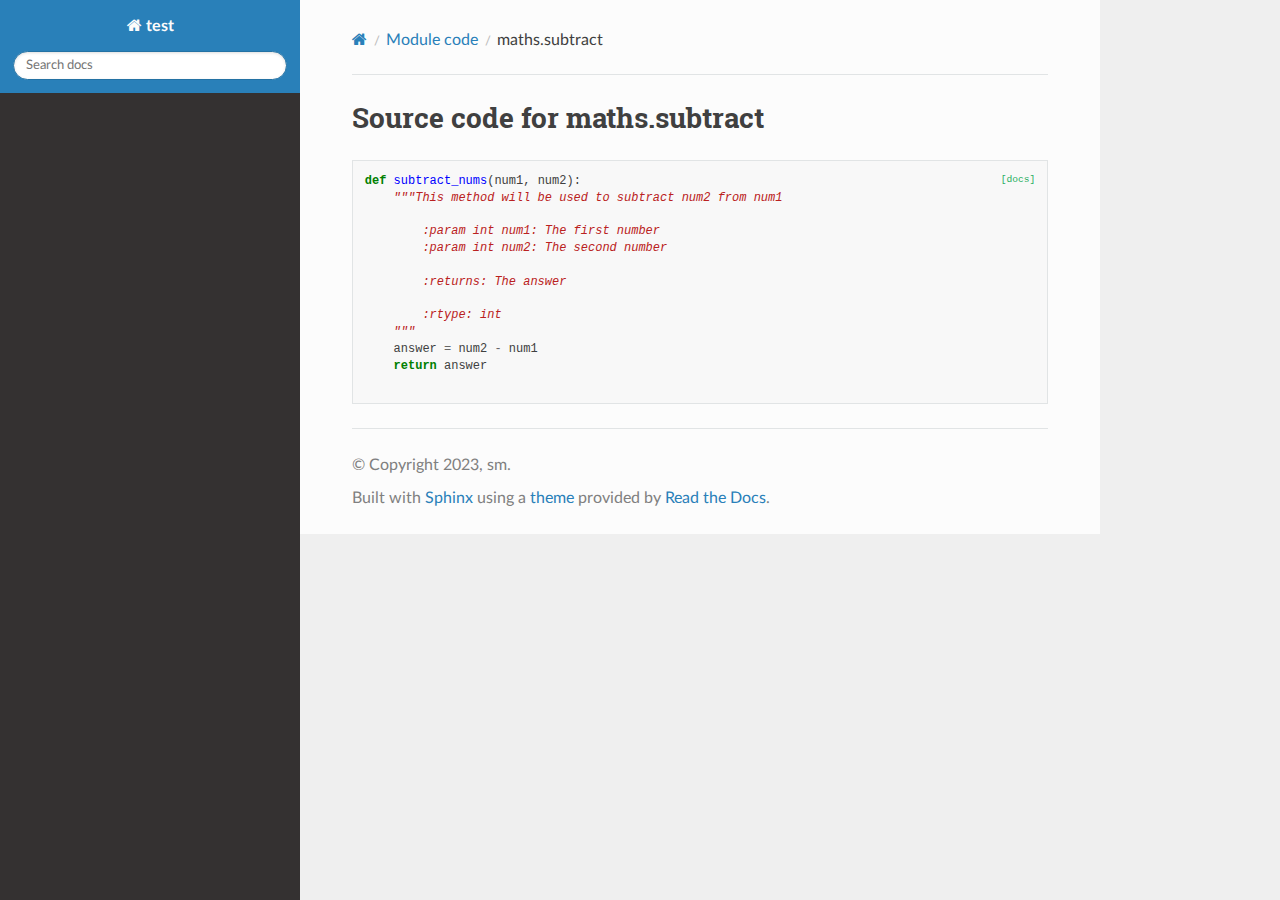
<file: python/sphnix/docs/_build/html/_modules/maths/subtract.html>
<!DOCTYPE html>
<html class="writer-html5" lang="en" >
<head>
  <meta charset="utf-8" />
  <meta name="viewport" content="width=device-width, initial-scale=1.0" />
  <title>maths.subtract &mdash; test  documentation</title>
      <link rel="stylesheet" href="../../_static/pygments.css" type="text/css" />
      <link rel="stylesheet" href="../../_static/css/theme.css" type="text/css" />
  <!--[if lt IE 9]>
    <script src="../../_static/js/html5shiv.min.js"></script>
  <![endif]-->
  
        <script data-url_root="../../" id="documentation_options" src="../../_static/documentation_options.js"></script>
        <script src="../../_static/doctools.js"></script>
        <script src="../../_static/sphinx_highlight.js"></script>
    <script src="../../_static/js/theme.js"></script>
    <link rel="index" title="Index" href="../../genindex.html" />
    <link rel="search" title="Search" href="../../search.html" /> 
</head>

<body class="wy-body-for-nav"> 
  <div class="wy-grid-for-nav">
    <nav data-toggle="wy-nav-shift" class="wy-nav-side">
      <div class="wy-side-scroll">
        <div class="wy-side-nav-search" >

          
          
          <a href="../../index.html" class="icon icon-home">
            test
          </a>
<div role="search">
  <form id="rtd-search-form" class="wy-form" action="../../search.html" method="get">
    <input type="text" name="q" placeholder="Search docs" aria-label="Search docs" />
    <input type="hidden" name="check_keywords" value="yes" />
    <input type="hidden" name="area" value="default" />
  </form>
</div>
        </div><div class="wy-menu wy-menu-vertical" data-spy="affix" role="navigation" aria-label="Navigation menu">
              <!-- Local TOC -->
              <div class="local-toc"></div>
        </div>
      </div>
    </nav>

    <section data-toggle="wy-nav-shift" class="wy-nav-content-wrap"><nav class="wy-nav-top" aria-label="Mobile navigation menu" >
          <i data-toggle="wy-nav-top" class="fa fa-bars"></i>
          <a href="../../index.html">test</a>
      </nav>

      <div class="wy-nav-content">
        <div class="rst-content">
          <div role="navigation" aria-label="Page navigation">
  <ul class="wy-breadcrumbs">
      <li><a href="../../index.html" class="icon icon-home" aria-label="Home"></a></li>
          <li class="breadcrumb-item"><a href="../index.html">Module code</a></li>
      <li class="breadcrumb-item active">maths.subtract</li>
      <li class="wy-breadcrumbs-aside">
      </li>
  </ul>
  <hr/>
</div>
          <div role="main" class="document" itemscope="itemscope" itemtype="http://schema.org/Article">
           <div itemprop="articleBody">
             
  <h1>Source code for maths.subtract</h1><div class="highlight"><pre>
<div class="viewcode-block" id="subtract_nums"><a class="viewcode-back" href="../../maths.html#maths.subtract.subtract_nums">[docs]</a><span></span><span class="k">def</span> <span class="nf">subtract_nums</span><span class="p">(</span><span class="n">num1</span><span class="p">,</span> <span class="n">num2</span><span class="p">):</span>
    <span class="sd">&quot;&quot;&quot;This method will be used to subtract num2 from num1</span>

<span class="sd">        :param int num1: The first number</span>
<span class="sd">        :param int num2: The second number</span>

<span class="sd">        :returns: The answer</span>

<span class="sd">        :rtype: int</span>
<span class="sd">    &quot;&quot;&quot;</span>
    <span class="n">answer</span> <span class="o">=</span> <span class="n">num2</span> <span class="o">-</span> <span class="n">num1</span>
    <span class="k">return</span> <span class="n">answer</span></div>
</pre></div>

           </div>
          </div>
          <footer>

  <hr/>

  <div role="contentinfo">
    <p>&#169; Copyright 2023, sm.</p>
  </div>

  Built with <a href="https://www.sphinx-doc.org/">Sphinx</a> using a
    <a href="https://github.com/readthedocs/sphinx_rtd_theme">theme</a>
    provided by <a href="https://readthedocs.org">Read the Docs</a>.
   

</footer>
        </div>
      </div>
    </section>
  </div>
  <script>
      jQuery(function () {
          SphinxRtdTheme.Navigation.enable(true);
      });
  </script> 

</body>
</html>
</file>
<file: python/sphnix/docs/_build/html/_static/pygments.css>
pre { line-height: 125%; }
td.linenos .normal { color: inherit; background-color: transparent; padding-left: 5px; padding-right: 5px; }
span.linenos { color: inherit; background-color: transparent; padding-left: 5px; padding-right: 5px; }
td.linenos .special { color: #000000; background-color: #ffffc0; padding-left: 5px; padding-right: 5px; }
span.linenos.special { color: #000000; background-color: #ffffc0; padding-left: 5px; padding-right: 5px; }
.highlight .hll { background-color: #ffffcc }
.highlight { background: #f8f8f8; }
.highlight .c { color: #3D7B7B; font-style: italic } /* Comment */
.highlight .err { border: 1px solid #FF0000 } /* Error */
.highlight .k { color: #008000; font-weight: bold } /* Keyword */
.highlight .o { color: #666666 } /* Operator */
.highlight .ch { color: #3D7B7B; font-style: italic } /* Comment.Hashbang */
.highlight .cm { color: #3D7B7B; font-style: italic } /* Comment.Multiline */
.highlight .cp { color: #9C6500 } /* Comment.Preproc */
.highlight .cpf { color: #3D7B7B; font-style: italic } /* Comment.PreprocFile */
.highlight .c1 { color: #3D7B7B; font-style: italic } /* Comment.Single */
.highlight .cs { color: #3D7B7B; font-style: italic } /* Comment.Special */
.highlight .gd { color: #A00000 } /* Generic.Deleted */
.highlight .ge { font-style: italic } /* Generic.Emph */
.highlight .gr { color: #E40000 } /* Generic.Error */
.highlight .gh { color: #000080; font-weight: bold } /* Generic.Heading */
.highlight .gi { color: #008400 } /* Generic.Inserted */
.highlight .go { color: #717171 } /* Generic.Output */
.highlight .gp { color: #000080; font-weight: bold } /* Generic.Prompt */
.highlight .gs { font-weight: bold } /* Generic.Strong */
.highlight .gu { color: #800080; font-weight: bold } /* Generic.Subheading */
.highlight .gt { color: #0044DD } /* Generic.Traceback */
.highlight .kc { color: #008000; font-weight: bold } /* Keyword.Constant */
.highlight .kd { color: #008000; font-weight: bold } /* Keyword.Declaration */
.highlight .kn { color: #008000; font-weight: bold } /* Keyword.Namespace */
.highlight .kp { color: #008000 } /* Keyword.Pseudo */
.highlight .kr { color: #008000; font-weight: bold } /* Keyword.Reserved */
.highlight .kt { color: #B00040 } /* Keyword.Type */
.highlight .m { color: #666666 } /* Literal.Number */
.highlight .s { color: #BA2121 } /* Literal.String */
.highlight .na { color: #687822 } /* Name.Attribute */
.highlight .nb { color: #008000 } /* Name.Builtin */
.highlight .nc { color: #0000FF; font-weight: bold } /* Name.Class */
.highlight .no { color: #880000 } /* Name.Constant */
.highlight .nd { color: #AA22FF } /* Name.Decorator */
.highlight .ni { color: #717171; font-weight: bold } /* Name.Entity */
.highlight .ne { color: #CB3F38; font-weight: bold } /* Name.Exception */
.highlight .nf { color: #0000FF } /* Name.Function */
.highlight .nl { color: #767600 } /* Name.Label */
.highlight .nn { color: #0000FF; font-weight: bold } /* Name.Namespace */
.highlight .nt { color: #008000; font-weight: bold } /* Name.Tag */
.highlight .nv { color: #19177C } /* Name.Variable */
.highlight .ow { color: #AA22FF; font-weight: bold } /* Operator.Word */
.highlight .w { color: #bbbbbb } /* Text.Whitespace */
.highlight .mb { color: #666666 } /* Literal.Number.Bin */
.highlight .mf { color: #666666 } /* Literal.Number.Float */
.highlight .mh { color: #666666 } /* Literal.Number.Hex */
.highlight .mi { color: #666666 } /* Literal.Number.Integer */
.highlight .mo { color: #666666 } /* Literal.Number.Oct */
.highlight .sa { color: #BA2121 } /* Literal.String.Affix */
.highlight .sb { color: #BA2121 } /* Literal.String.Backtick */
.highlight .sc { color: #BA2121 } /* Literal.String.Char */
.highlight .dl { color: #BA2121 } /* Literal.String.Delimiter */
.highlight .sd { color: #BA2121; font-style: italic } /* Literal.String.Doc */
.highlight .s2 { color: #BA2121 } /* Literal.String.Double */
.highlight .se { color: #AA5D1F; font-weight: bold } /* Literal.String.Escape */
.highlight .sh { color: #BA2121 } /* Literal.String.Heredoc */
.highlight .si { color: #A45A77; font-weight: bold } /* Literal.String.Interpol */
.highlight .sx { color: #008000 } /* Literal.String.Other */
.highlight .sr { color: #A45A77 } /* Literal.String.Regex */
.highlight .s1 { color: #BA2121 } /* Literal.String.Single */
.highlight .ss { color: #19177C } /* Literal.String.Symbol */
.highlight .bp { color: #008000 } /* Name.Builtin.Pseudo */
.highlight .fm { color: #0000FF } /* Name.Function.Magic */
.highlight .vc { color: #19177C } /* Name.Variable.Class */
.highlight .vg { color: #19177C } /* Name.Variable.Global */
.highlight .vi { color: #19177C } /* Name.Variable.Instance */
.highlight .vm { color: #19177C } /* Name.Variable.Magic */
.highlight .il { color: #666666 } /* Literal.Number.Integer.Long */
</file>
<file: python/sphnix/docs/_build/html/_static/css/theme.css>
html{box-sizing:border-box}*,:after,:before{box-sizing:inherit}article,aside,details,figcaption,figure,footer,header,hgroup,nav,section{display:block}audio,canvas,video{display:inline-block;*display:inline;*zoom:1}[hidden],audio:not([controls]){display:none}*{-webkit-box-sizing:border-box;-moz-box-sizing:border-box;box-sizing:border-box}html{font-size:100%;-webkit-text-size-adjust:100%;-ms-text-size-adjust:100%}body{margin:0}a:active,a:hover{outline:0}abbr[title]{border-bottom:1px dotted}b,strong{font-weight:700}blockquote{margin:0}dfn{font-style:italic}ins{background:#ff9;text-decoration:none}ins,mark{color:#000}mark{background:#ff0;font-style:italic;font-weight:700}.rst-content code,.rst-content tt,code,kbd,pre,samp{font-family:monospace,serif;_font-family:courier new,monospace;font-size:1em}pre{white-space:pre}q{quotes:none}q:after,q:before{content:"";content:none}small{font-size:85%}sub,sup{font-size:75%;line-height:0;position:relative;vertical-align:baseline}sup{top:-.5em}sub{bottom:-.25em}dl,ol,ul{margin:0;padding:0;list-style:none;list-style-image:none}li{list-style:none}dd{margin:0}img{border:0;-ms-interpolation-mode:bicubic;vertical-align:middle;max-width:100%}svg:not(:root){overflow:hidden}figure,form{margin:0}label{cursor:pointer}button,input,select,textarea{font-size:100%;margin:0;vertical-align:baseline;*vertical-align:middle}button,input{line-height:normal}button,input[type=button],input[type=reset],input[type=submit]{cursor:pointer;-webkit-appearance:button;*overflow:visible}button[disabled],input[disabled]{cursor:default}input[type=search]{-webkit-appearance:textfield;-moz-box-sizing:content-box;-webkit-box-sizing:content-box;box-sizing:content-box}textarea{resize:vertical}table{border-collapse:collapse;border-spacing:0}td{vertical-align:top}.chromeframe{margin:.2em 0;background:#ccc;color:#000;padding:.2em 0}.ir{display:block;border:0;text-indent:-999em;overflow:hidden;background-color:transparent;background-repeat:no-repeat;text-align:left;direction:ltr;*line-height:0}.ir br{display:none}.hidden{display:none!important;visibility:hidden}.visuallyhidden{border:0;clip:rect(0 0 0 0);height:1px;margin:-1px;overflow:hidden;padding:0;position:absolute;width:1px}.visuallyhidden.focusable:active,.visuallyhidden.focusable:focus{clip:auto;height:auto;margin:0;overflow:visible;position:static;width:auto}.invisible{visibility:hidden}.relative{position:relative}big,small{font-size:100%}@media print{body,html,section{background:none!important}*{box-shadow:none!important;text-shadow:none!important;filter:none!important;-ms-filter:none!important}a,a:visited{text-decoration:underline}.ir a:after,a[href^="#"]:after,a[href^="javascript:"]:after{content:""}blockquote,pre{page-break-inside:avoid}thead{display:table-header-group}img,tr{page-break-inside:avoid}img{max-width:100%!important}@page{margin:.5cm}.rst-content .toctree-wrapper>p.caption,h2,h3,p{orphans:3;widows:3}.rst-content .toctree-wrapper>p.caption,h2,h3{page-break-after:avoid}}.btn,.fa:before,.icon:before,.rst-content .admonition,.rst-content .admonition-title:before,.rst-content .admonition-todo,.rst-content .attention,.rst-content .caution,.rst-content .code-block-caption .headerlink:before,.rst-content .danger,.rst-content .eqno .headerlink:before,.rst-content .error,.rst-content .hint,.rst-content .important,.rst-content .note,.rst-content .seealso,.rst-content .tip,.rst-content .warning,.rst-content code.download span:first-child:before,.rst-content dl dt .headerlink:before,.rst-content h1 .headerlink:before,.rst-content h2 .headerlink:before,.rst-content h3 .headerlink:before,.rst-content h4 .headerlink:before,.rst-content h5 .headerlink:before,.rst-content h6 .headerlink:before,.rst-content p.caption .headerlink:before,.rst-content p .headerlink:before,.rst-content table>caption .headerlink:before,.rst-content tt.download span:first-child:before,.wy-alert,.wy-dropdown .caret:before,.wy-inline-validate.wy-inline-validate-danger .wy-input-context:before,.wy-inline-validate.wy-inline-validate-info .wy-input-context:before,.wy-inline-validate.wy-inline-validate-success .wy-input-context:before,.wy-inline-validate.wy-inline-validate-warning .wy-input-context:before,.wy-menu-vertical li.current>a button.toctree-expand:before,.wy-menu-vertical li.on a button.toctree-expand:before,.wy-menu-vertical li button.toctree-expand:before,input[type=color],input[type=date],input[type=datetime-local],input[type=datetime],input[type=email],input[type=month],input[type=number],input[type=password],input[type=search],input[type=tel],input[type=text],input[type=time],input[type=url],input[type=week],select,textarea{-webkit-font-smoothing:antialiased}.clearfix{*zoom:1}.clearfix:after,.clearfix:before{display:table;content:""}.clearfix:after{clear:both}/*!
 *  Font Awesome 4.7.0 by @davegandy - http://fontawesome.io - @fontawesome
 *  License - http://fontawesome.io/license (Font: SIL OFL 1.1, CSS: MIT License)
 */@font-face{font-family:FontAwesome;src:url(fonts/fontawesome-webfont.eot?674f50d287a8c48dc19ba404d20fe713);src:url(fonts/fontawesome-webfont.eot?674f50d287a8c48dc19ba404d20fe713?#iefix&v=4.7.0) format("embedded-opentype"),url(fonts/fontawesome-webfont.woff2?af7ae505a9eed503f8b8e6982036873e) format("woff2"),url(fonts/fontawesome-webfont.woff?fee66e712a8a08eef5805a46892932ad) format("woff"),url(fonts/fontawesome-webfont.ttf?b06871f281fee6b241d60582ae9369b9) format("truetype"),url(fonts/fontawesome-webfont.svg?912ec66d7572ff821749319396470bde#fontawesomeregular) format("svg");font-weight:400;font-style:normal}.fa,.icon,.rst-content .admonition-title,.rst-content .code-block-caption .headerlink,.rst-content .eqno .headerlink,.rst-content code.download span:first-child,.rst-content dl dt .headerlink,.rst-content h1 .headerlink,.rst-content h2 .headerlink,.rst-content h3 .headerlink,.rst-content h4 .headerlink,.rst-content h5 .headerlink,.rst-content h6 .headerlink,.rst-content p.caption .headerlink,.rst-content p .headerlink,.rst-content table>caption .headerlink,.rst-content tt.download span:first-child,.wy-menu-vertical li.current>a button.toctree-expand,.wy-menu-vertical li.on a button.toctree-expand,.wy-menu-vertical li button.toctree-expand{display:inline-block;font:normal normal normal 14px/1 FontAwesome;font-size:inherit;text-rendering:auto;-webkit-font-smoothing:antialiased;-moz-osx-font-smoothing:grayscale}.fa-lg{font-size:1.33333em;line-height:.75em;vertical-align:-15%}.fa-2x{font-size:2em}.fa-3x{font-size:3em}.fa-4x{font-size:4em}.fa-5x{font-size:5em}.fa-fw{width:1.28571em;text-align:center}.fa-ul{padding-left:0;margin-left:2.14286em;list-style-type:none}.fa-ul>li{position:relative}.fa-li{position:absolute;left:-2.14286em;width:2.14286em;top:.14286em;text-align:center}.fa-li.fa-lg{left:-1.85714em}.fa-border{padding:.2em .25em .15em;border:.08em solid #eee;border-radius:.1em}.fa-pull-left{float:left}.fa-pull-right{float:right}.fa-pull-left.icon,.fa.fa-pull-left,.rst-content .code-block-caption .fa-pull-left.headerlink,.rst-content .eqno .fa-pull-left.headerlink,.rst-content .fa-pull-left.admonition-title,.rst-content code.download span.fa-pull-left:first-child,.rst-content dl dt .fa-pull-left.headerlink,.rst-content h1 .fa-pull-left.headerlink,.rst-content h2 .fa-pull-left.headerlink,.rst-content h3 .fa-pull-left.headerlink,.rst-content h4 .fa-pull-left.headerlink,.rst-content h5 .fa-pull-left.headerlink,.rst-content h6 .fa-pull-left.headerlink,.rst-content p .fa-pull-left.headerlink,.rst-content table>caption .fa-pull-left.headerlink,.rst-content tt.download span.fa-pull-left:first-child,.wy-menu-vertical li.current>a button.fa-pull-left.toctree-expand,.wy-menu-vertical li.on a button.fa-pull-left.toctree-expand,.wy-menu-vertical li button.fa-pull-left.toctree-expand{margin-right:.3em}.fa-pull-right.icon,.fa.fa-pull-right,.rst-content .code-block-caption .fa-pull-right.headerlink,.rst-content .eqno .fa-pull-right.headerlink,.rst-content .fa-pull-right.admonition-title,.rst-content code.download span.fa-pull-right:first-child,.rst-content dl dt .fa-pull-right.headerlink,.rst-content h1 .fa-pull-right.headerlink,.rst-content h2 .fa-pull-right.headerlink,.rst-content h3 .fa-pull-right.headerlink,.rst-content h4 .fa-pull-right.headerlink,.rst-content h5 .fa-pull-right.headerlink,.rst-content h6 .fa-pull-right.headerlink,.rst-content p .fa-pull-right.headerlink,.rst-content table>caption .fa-pull-right.headerlink,.rst-content tt.download span.fa-pull-right:first-child,.wy-menu-vertical li.current>a button.fa-pull-right.toctree-expand,.wy-menu-vertical li.on a button.fa-pull-right.toctree-expand,.wy-menu-vertical li button.fa-pull-right.toctree-expand{margin-left:.3em}.pull-right{float:right}.pull-left{float:left}.fa.pull-left,.pull-left.icon,.rst-content .code-block-caption .pull-left.headerlink,.rst-content .eqno .pull-left.headerlink,.rst-content .pull-left.admonition-title,.rst-content code.download span.pull-left:first-child,.rst-content dl dt .pull-left.headerlink,.rst-content h1 .pull-left.headerlink,.rst-content h2 .pull-left.headerlink,.rst-content h3 .pull-left.headerlink,.rst-content h4 .pull-left.headerlink,.rst-content h5 .pull-left.headerlink,.rst-content h6 .pull-left.headerlink,.rst-content p .pull-left.headerlink,.rst-content table>caption .pull-left.headerlink,.rst-content tt.download span.pull-left:first-child,.wy-menu-vertical li.current>a button.pull-left.toctree-expand,.wy-menu-vertical li.on a button.pull-left.toctree-expand,.wy-menu-vertical li button.pull-left.toctree-expand{margin-right:.3em}.fa.pull-right,.pull-right.icon,.rst-content .code-block-caption .pull-right.headerlink,.rst-content .eqno .pull-right.headerlink,.rst-content .pull-right.admonition-title,.rst-content code.download span.pull-right:first-child,.rst-content dl dt .pull-right.headerlink,.rst-content h1 .pull-right.headerlink,.rst-content h2 .pull-right.headerlink,.rst-content h3 .pull-right.headerlink,.rst-content h4 .pull-right.headerlink,.rst-content h5 .pull-right.headerlink,.rst-content h6 .pull-right.headerlink,.rst-content p .pull-right.headerlink,.rst-content table>caption .pull-right.headerlink,.rst-content tt.download span.pull-right:first-child,.wy-menu-vertical li.current>a button.pull-right.toctree-expand,.wy-menu-vertical li.on a button.pull-right.toctree-expand,.wy-menu-vertical li button.pull-right.toctree-expand{margin-left:.3em}.fa-spin{-webkit-animation:fa-spin 2s linear infinite;animation:fa-spin 2s linear infinite}.fa-pulse{-webkit-animation:fa-spin 1s steps(8) infinite;animation:fa-spin 1s steps(8) infinite}@-webkit-keyframes fa-spin{0%{-webkit-transform:rotate(0deg);transform:rotate(0deg)}to{-webkit-transform:rotate(359deg);transform:rotate(359deg)}}@keyframes fa-spin{0%{-webkit-transform:rotate(0deg);transform:rotate(0deg)}to{-webkit-transform:rotate(359deg);transform:rotate(359deg)}}.fa-rotate-90{-ms-filter:"progid:DXImageTransform.Microsoft.BasicImage(rotation=1)";-webkit-transform:rotate(90deg);-ms-transform:rotate(90deg);transform:rotate(90deg)}.fa-rotate-180{-ms-filter:"progid:DXImageTransform.Microsoft.BasicImage(rotation=2)";-webkit-transform:rotate(180deg);-ms-transform:rotate(180deg);transform:rotate(180deg)}.fa-rotate-270{-ms-filter:"progid:DXImageTransform.Microsoft.BasicImage(rotation=3)";-webkit-transform:rotate(270deg);-ms-transform:rotate(270deg);transform:rotate(270deg)}.fa-flip-horizontal{-ms-filter:"progid:DXImageTransform.Microsoft.BasicImage(rotation=0, mirror=1)";-webkit-transform:scaleX(-1);-ms-transform:scaleX(-1);transform:scaleX(-1)}.fa-flip-vertical{-ms-filter:"progid:DXImageTransform.Microsoft.BasicImage(rotation=2, mirror=1)";-webkit-transform:scaleY(-1);-ms-transform:scaleY(-1);transform:scaleY(-1)}:root .fa-flip-horizontal,:root .fa-flip-vertical,:root .fa-rotate-90,:root .fa-rotate-180,:root .fa-rotate-270{filter:none}.fa-stack{position:relative;display:inline-block;width:2em;height:2em;line-height:2em;vertical-align:middle}.fa-stack-1x,.fa-stack-2x{position:absolute;left:0;width:100%;text-align:center}.fa-stack-1x{line-height:inherit}.fa-stack-2x{font-size:2em}.fa-inverse{color:#fff}.fa-glass:before{content:""}.fa-music:before{content:""}.fa-search:before,.icon-search:before{content:""}.fa-envelope-o:before{content:""}.fa-heart:before{content:""}.fa-star:before{content:""}.fa-star-o:before{content:""}.fa-user:before{content:""}.fa-film:before{content:""}.fa-th-large:before{content:""}.fa-th:before{content:""}.fa-th-list:before{content:""}.fa-check:before{content:""}.fa-close:before,.fa-remove:before,.fa-times:before{content:""}.fa-search-plus:before{content:""}.fa-search-minus:before{content:""}.fa-power-off:before{content:""}.fa-signal:before{content:""}.fa-cog:before,.fa-gear:before{content:""}.fa-trash-o:before{content:""}.fa-home:before,.icon-home:before{content:""}.fa-file-o:before{content:""}.fa-clock-o:before{content:""}.fa-road:before{content:""}.fa-download:before,.rst-content code.download span:first-child:before,.rst-content tt.download span:first-child:before{content:""}.fa-arrow-circle-o-down:before{content:""}.fa-arrow-circle-o-up:before{content:""}.fa-inbox:before{content:""}.fa-play-circle-o:before{content:""}.fa-repeat:before,.fa-rotate-right:before{content:""}.fa-refresh:before{content:""}.fa-list-alt:before{content:""}.fa-lock:before{content:""}.fa-flag:before{content:""}.fa-headphones:before{content:""}.fa-volume-off:before{content:""}.fa-volume-down:before{content:""}.fa-volume-up:before{content:""}.fa-qrcode:before{content:""}.fa-barcode:before{content:""}.fa-tag:before{content:""}.fa-tags:before{content:""}.fa-book:before,.icon-book:before{content:""}.fa-bookmark:before{content:""}.fa-print:before{content:""}.fa-camera:before{content:""}.fa-font:before{content:""}.fa-bold:before{content:""}.fa-italic:before{content:""}.fa-text-height:before{content:""}.fa-text-width:before{content:""}.fa-align-left:before{content:""}.fa-align-center:before{content:""}.fa-align-right:before{content:""}.fa-align-justify:before{content:""}.fa-list:before{content:""}.fa-dedent:before,.fa-outdent:before{content:""}.fa-indent:before{content:""}.fa-video-camera:before{content:""}.fa-image:before,.fa-photo:before,.fa-picture-o:before{content:""}.fa-pencil:before{content:""}.fa-map-marker:before{content:""}.fa-adjust:before{content:""}.fa-tint:before{content:""}.fa-edit:before,.fa-pencil-square-o:before{content:""}.fa-share-square-o:before{content:""}.fa-check-square-o:before{content:""}.fa-arrows:before{content:""}.fa-step-backward:before{content:""}.fa-fast-backward:before{content:""}.fa-backward:before{content:""}.fa-play:before{content:""}.fa-pause:before{content:""}.fa-stop:before{content:""}.fa-forward:before{content:""}.fa-fast-forward:before{content:""}.fa-step-forward:before{content:""}.fa-eject:before{content:""}.fa-chevron-left:before{content:""}.fa-chevron-right:before{content:""}.fa-plus-circle:before{content:""}.fa-minus-circle:before{content:""}.fa-times-circle:before,.wy-inline-validate.wy-inline-validate-danger .wy-input-context:before{content:""}.fa-check-circle:before,.wy-inline-validate.wy-inline-validate-success .wy-input-context:before{content:""}.fa-question-circle:before{content:""}.fa-info-circle:before{content:""}.fa-crosshairs:before{content:""}.fa-times-circle-o:before{content:""}.fa-check-circle-o:before{content:""}.fa-ban:before{content:""}.fa-arrow-left:before{content:""}.fa-arrow-right:before{content:""}.fa-arrow-up:before{content:""}.fa-arrow-down:before{content:""}.fa-mail-forward:before,.fa-share:before{content:""}.fa-expand:before{content:""}.fa-compress:before{content:""}.fa-plus:before{content:""}.fa-minus:before{content:""}.fa-asterisk:before{content:""}.fa-exclamation-circle:before,.rst-content .admonition-title:before,.wy-inline-validate.wy-inline-validate-info .wy-input-context:before,.wy-inline-validate.wy-inline-validate-warning .wy-input-context:before{content:""}.fa-gift:before{content:""}.fa-leaf:before{content:""}.fa-fire:before,.icon-fire:before{content:""}.fa-eye:before{content:""}.fa-eye-slash:before{content:""}.fa-exclamation-triangle:before,.fa-warning:before{content:""}.fa-plane:before{content:""}.fa-calendar:before{content:""}.fa-random:before{content:""}.fa-comment:before{content:""}.fa-magnet:before{content:""}.fa-chevron-up:before{content:""}.fa-chevron-down:before{content:""}.fa-retweet:before{content:""}.fa-shopping-cart:before{content:""}.fa-folder:before{content:""}.fa-folder-open:before{content:""}.fa-arrows-v:before{content:""}.fa-arrows-h:before{content:""}.fa-bar-chart-o:before,.fa-bar-chart:before{content:""}.fa-twitter-square:before{content:""}.fa-facebook-square:before{content:""}.fa-camera-retro:before{content:""}.fa-key:before{content:""}.fa-cogs:before,.fa-gears:before{content:""}.fa-comments:before{content:""}.fa-thumbs-o-up:before{content:""}.fa-thumbs-o-down:before{content:""}.fa-star-half:before{content:""}.fa-heart-o:before{content:""}.fa-sign-out:before{content:""}.fa-linkedin-square:before{content:""}.fa-thumb-tack:before{content:""}.fa-external-link:before{content:""}.fa-sign-in:before{content:""}.fa-trophy:before{content:""}.fa-github-square:before{content:""}.fa-upload:before{content:""}.fa-lemon-o:before{content:""}.fa-phone:before{content:""}.fa-square-o:before{content:""}.fa-bookmark-o:before{content:""}.fa-phone-square:before{content:""}.fa-twitter:before{content:""}.fa-facebook-f:before,.fa-facebook:before{content:""}.fa-github:before,.icon-github:before{content:""}.fa-unlock:before{content:""}.fa-credit-card:before{content:""}.fa-feed:before,.fa-rss:before{content:""}.fa-hdd-o:before{content:""}.fa-bullhorn:before{content:""}.fa-bell:before{content:""}.fa-certificate:before{content:""}.fa-hand-o-right:before{content:""}.fa-hand-o-left:before{content:""}.fa-hand-o-up:before{content:""}.fa-hand-o-down:before{content:""}.fa-arrow-circle-left:before,.icon-circle-arrow-left:before{content:""}.fa-arrow-circle-right:before,.icon-circle-arrow-right:before{content:""}.fa-arrow-circle-up:before{content:""}.fa-arrow-circle-down:before{content:""}.fa-globe:before{content:""}.fa-wrench:before{content:""}.fa-tasks:before{content:""}.fa-filter:before{content:""}.fa-briefcase:before{content:""}.fa-arrows-alt:before{content:""}.fa-group:before,.fa-users:before{content:""}.fa-chain:before,.fa-link:before,.icon-link:before{content:""}.fa-cloud:before{content:""}.fa-flask:before{content:""}.fa-cut:before,.fa-scissors:before{content:""}.fa-copy:before,.fa-files-o:before{content:""}.fa-paperclip:before{content:""}.fa-floppy-o:before,.fa-save:before{content:""}.fa-square:before{content:""}.fa-bars:before,.fa-navicon:before,.fa-reorder:before{content:""}.fa-list-ul:before{content:""}.fa-list-ol:before{content:""}.fa-strikethrough:before{content:""}.fa-underline:before{content:""}.fa-table:before{content:""}.fa-magic:before{content:""}.fa-truck:before{content:""}.fa-pinterest:before{content:""}.fa-pinterest-square:before{content:""}.fa-google-plus-square:before{content:""}.fa-google-plus:before{content:""}.fa-money:before{content:""}.fa-caret-down:before,.icon-caret-down:before,.wy-dropdown .caret:before{content:""}.fa-caret-up:before{content:""}.fa-caret-left:before{content:""}.fa-caret-right:before{content:""}.fa-columns:before{content:""}.fa-sort:before,.fa-unsorted:before{content:""}.fa-sort-desc:before,.fa-sort-down:before{content:""}.fa-sort-asc:before,.fa-sort-up:before{content:""}.fa-envelope:before{content:""}.fa-linkedin:before{content:""}.fa-rotate-left:before,.fa-undo:before{content:""}.fa-gavel:before,.fa-legal:before{content:""}.fa-dashboard:before,.fa-tachometer:before{content:""}.fa-comment-o:before{content:""}.fa-comments-o:before{content:""}.fa-bolt:before,.fa-flash:before{content:""}.fa-sitemap:before{content:""}.fa-umbrella:before{content:""}.fa-clipboard:before,.fa-paste:before{content:""}.fa-lightbulb-o:before{content:""}.fa-exchange:before{content:""}.fa-cloud-download:before{content:""}.fa-cloud-upload:before{content:""}.fa-user-md:before{content:""}.fa-stethoscope:before{content:""}.fa-suitcase:before{content:""}.fa-bell-o:before{content:""}.fa-coffee:before{content:""}.fa-cutlery:before{content:""}.fa-file-text-o:before{content:""}.fa-building-o:before{content:""}.fa-hospital-o:before{content:""}.fa-ambulance:before{content:""}.fa-medkit:before{content:""}.fa-fighter-jet:before{content:""}.fa-beer:before{content:""}.fa-h-square:before{content:""}.fa-plus-square:before{content:""}.fa-angle-double-left:before{content:""}.fa-angle-double-right:before{content:""}.fa-angle-double-up:before{content:""}.fa-angle-double-down:before{content:""}.fa-angle-left:before{content:""}.fa-angle-right:before{content:""}.fa-angle-up:before{content:""}.fa-angle-down:before{content:""}.fa-desktop:before{content:""}.fa-laptop:before{content:""}.fa-tablet:before{content:""}.fa-mobile-phone:before,.fa-mobile:before{content:""}.fa-circle-o:before{content:""}.fa-quote-left:before{content:""}.fa-quote-right:before{content:""}.fa-spinner:before{content:""}.fa-circle:before{content:""}.fa-mail-reply:before,.fa-reply:before{content:""}.fa-github-alt:before{content:""}.fa-folder-o:before{content:""}.fa-folder-open-o:before{content:""}.fa-smile-o:before{content:""}.fa-frown-o:before{content:""}.fa-meh-o:before{content:""}.fa-gamepad:before{content:""}.fa-keyboard-o:before{content:""}.fa-flag-o:before{content:""}.fa-flag-checkered:before{content:""}.fa-terminal:before{content:""}.fa-code:before{content:""}.fa-mail-reply-all:before,.fa-reply-all:before{content:""}.fa-star-half-empty:before,.fa-star-half-full:before,.fa-star-half-o:before{content:""}.fa-location-arrow:before{content:""}.fa-crop:before{content:""}.fa-code-fork:before{content:""}.fa-chain-broken:before,.fa-unlink:before{content:""}.fa-question:before{content:""}.fa-info:before{content:""}.fa-exclamation:before{content:""}.fa-superscript:before{content:""}.fa-subscript:before{content:""}.fa-eraser:before{content:""}.fa-puzzle-piece:before{content:""}.fa-microphone:before{content:""}.fa-microphone-slash:before{content:""}.fa-shield:before{content:""}.fa-calendar-o:before{content:""}.fa-fire-extinguisher:before{content:""}.fa-rocket:before{content:""}.fa-maxcdn:before{content:""}.fa-chevron-circle-left:before{content:""}.fa-chevron-circle-right:before{content:""}.fa-chevron-circle-up:before{content:""}.fa-chevron-circle-down:before{content:""}.fa-html5:before{content:""}.fa-css3:before{content:""}.fa-anchor:before{content:""}.fa-unlock-alt:before{content:""}.fa-bullseye:before{content:""}.fa-ellipsis-h:before{content:""}.fa-ellipsis-v:before{content:""}.fa-rss-square:before{content:""}.fa-play-circle:before{content:""}.fa-ticket:before{content:""}.fa-minus-square:before{content:""}.fa-minus-square-o:before,.wy-menu-vertical li.current>a button.toctree-expand:before,.wy-menu-vertical li.on a button.toctree-expand:before{content:""}.fa-level-up:before{content:""}.fa-level-down:before{content:""}.fa-check-square:before{content:""}.fa-pencil-square:before{content:""}.fa-external-link-square:before{content:""}.fa-share-square:before{content:""}.fa-compass:before{content:""}.fa-caret-square-o-down:before,.fa-toggle-down:before{content:""}.fa-caret-square-o-up:before,.fa-toggle-up:before{content:""}.fa-caret-square-o-right:before,.fa-toggle-right:before{content:""}.fa-eur:before,.fa-euro:before{content:""}.fa-gbp:before{content:""}.fa-dollar:before,.fa-usd:before{content:""}.fa-inr:before,.fa-rupee:before{content:""}.fa-cny:before,.fa-jpy:before,.fa-rmb:before,.fa-yen:before{content:""}.fa-rouble:before,.fa-rub:before,.fa-ruble:before{content:""}.fa-krw:before,.fa-won:before{content:""}.fa-bitcoin:before,.fa-btc:before{content:""}.fa-file:before{content:""}.fa-file-text:before{content:""}.fa-sort-alpha-asc:before{content:""}.fa-sort-alpha-desc:before{content:""}.fa-sort-amount-asc:before{content:""}.fa-sort-amount-desc:before{content:""}.fa-sort-numeric-asc:before{content:""}.fa-sort-numeric-desc:before{content:""}.fa-thumbs-up:before{content:""}.fa-thumbs-down:before{content:""}.fa-youtube-square:before{content:""}.fa-youtube:before{content:""}.fa-xing:before{content:""}.fa-xing-square:before{content:""}.fa-youtube-play:before{content:""}.fa-dropbox:before{content:""}.fa-stack-overflow:before{content:""}.fa-instagram:before{content:""}.fa-flickr:before{content:""}.fa-adn:before{content:""}.fa-bitbucket:before,.icon-bitbucket:before{content:""}.fa-bitbucket-square:before{content:""}.fa-tumblr:before{content:""}.fa-tumblr-square:before{content:""}.fa-long-arrow-down:before{content:""}.fa-long-arrow-up:before{content:""}.fa-long-arrow-left:before{content:""}.fa-long-arrow-right:before{content:""}.fa-apple:before{content:""}.fa-windows:before{content:""}.fa-android:before{content:""}.fa-linux:before{content:""}.fa-dribbble:before{content:""}.fa-skype:before{content:""}.fa-foursquare:before{content:""}.fa-trello:before{content:""}.fa-female:before{content:""}.fa-male:before{content:""}.fa-gittip:before,.fa-gratipay:before{content:""}.fa-sun-o:before{content:""}.fa-moon-o:before{content:""}.fa-archive:before{content:""}.fa-bug:before{content:""}.fa-vk:before{content:""}.fa-weibo:before{content:""}.fa-renren:before{content:""}.fa-pagelines:before{content:""}.fa-stack-exchange:before{content:""}.fa-arrow-circle-o-right:before{content:""}.fa-arrow-circle-o-left:before{content:""}.fa-caret-square-o-left:before,.fa-toggle-left:before{content:""}.fa-dot-circle-o:before{content:""}.fa-wheelchair:before{content:""}.fa-vimeo-square:before{content:""}.fa-try:before,.fa-turkish-lira:before{content:""}.fa-plus-square-o:before,.wy-menu-vertical li button.toctree-expand:before{content:""}.fa-space-shuttle:before{content:""}.fa-slack:before{content:""}.fa-envelope-square:before{content:""}.fa-wordpress:before{content:""}.fa-openid:before{content:""}.fa-bank:before,.fa-institution:before,.fa-university:before{content:""}.fa-graduation-cap:before,.fa-mortar-board:before{content:""}.fa-yahoo:before{content:""}.fa-google:before{content:""}.fa-reddit:before{content:""}.fa-reddit-square:before{content:""}.fa-stumbleupon-circle:before{content:""}.fa-stumbleupon:before{content:""}.fa-delicious:before{content:""}.fa-digg:before{content:""}.fa-pied-piper-pp:before{content:""}.fa-pied-piper-alt:before{content:""}.fa-drupal:before{content:""}.fa-joomla:before{content:""}.fa-language:before{content:""}.fa-fax:before{content:""}.fa-building:before{content:""}.fa-child:before{content:""}.fa-paw:before{content:""}.fa-spoon:before{content:""}.fa-cube:before{content:""}.fa-cubes:before{content:""}.fa-behance:before{content:""}.fa-behance-square:before{content:""}.fa-steam:before{content:""}.fa-steam-square:before{content:""}.fa-recycle:before{content:""}.fa-automobile:before,.fa-car:before{content:""}.fa-cab:before,.fa-taxi:before{content:""}.fa-tree:before{content:""}.fa-spotify:before{content:""}.fa-deviantart:before{content:""}.fa-soundcloud:before{content:""}.fa-database:before{content:""}.fa-file-pdf-o:before{content:""}.fa-file-word-o:before{content:""}.fa-file-excel-o:before{content:""}.fa-file-powerpoint-o:before{content:""}.fa-file-image-o:before,.fa-file-photo-o:before,.fa-file-picture-o:before{content:""}.fa-file-archive-o:before,.fa-file-zip-o:before{content:""}.fa-file-audio-o:before,.fa-file-sound-o:before{content:""}.fa-file-movie-o:before,.fa-file-video-o:before{content:""}.fa-file-code-o:before{content:""}.fa-vine:before{content:""}.fa-codepen:before{content:""}.fa-jsfiddle:before{content:""}.fa-life-bouy:before,.fa-life-buoy:before,.fa-life-ring:before,.fa-life-saver:before,.fa-support:before{content:""}.fa-circle-o-notch:before{content:""}.fa-ra:before,.fa-rebel:before,.fa-resistance:before{content:""}.fa-empire:before,.fa-ge:before{content:""}.fa-git-square:before{content:""}.fa-git:before{content:""}.fa-hacker-news:before,.fa-y-combinator-square:before,.fa-yc-square:before{content:""}.fa-tencent-weibo:before{content:""}.fa-qq:before{content:""}.fa-wechat:before,.fa-weixin:before{content:""}.fa-paper-plane:before,.fa-send:before{content:""}.fa-paper-plane-o:before,.fa-send-o:before{content:""}.fa-history:before{content:""}.fa-circle-thin:before{content:""}.fa-header:before{content:""}.fa-paragraph:before{content:""}.fa-sliders:before{content:""}.fa-share-alt:before{content:""}.fa-share-alt-square:before{content:""}.fa-bomb:before{content:""}.fa-futbol-o:before,.fa-soccer-ball-o:before{content:""}.fa-tty:before{content:""}.fa-binoculars:before{content:""}.fa-plug:before{content:""}.fa-slideshare:before{content:""}.fa-twitch:before{content:""}.fa-yelp:before{content:""}.fa-newspaper-o:before{content:""}.fa-wifi:before{content:""}.fa-calculator:before{content:""}.fa-paypal:before{content:""}.fa-google-wallet:before{content:""}.fa-cc-visa:before{content:""}.fa-cc-mastercard:before{content:""}.fa-cc-discover:before{content:""}.fa-cc-amex:before{content:""}.fa-cc-paypal:before{content:""}.fa-cc-stripe:before{content:""}.fa-bell-slash:before{content:""}.fa-bell-slash-o:before{content:""}.fa-trash:before{content:""}.fa-copyright:before{content:""}.fa-at:before{content:""}.fa-eyedropper:before{content:""}.fa-paint-brush:before{content:""}.fa-birthday-cake:before{content:""}.fa-area-chart:before{content:""}.fa-pie-chart:before{content:""}.fa-line-chart:before{content:""}.fa-lastfm:before{content:""}.fa-lastfm-square:before{content:""}.fa-toggle-off:before{content:""}.fa-toggle-on:before{content:""}.fa-bicycle:before{content:""}.fa-bus:before{content:""}.fa-ioxhost:before{content:""}.fa-angellist:before{content:""}.fa-cc:before{content:""}.fa-ils:before,.fa-shekel:before,.fa-sheqel:before{content:""}.fa-meanpath:before{content:""}.fa-buysellads:before{content:""}.fa-connectdevelop:before{content:""}.fa-dashcube:before{content:""}.fa-forumbee:before{content:""}.fa-leanpub:before{content:""}.fa-sellsy:before{content:""}.fa-shirtsinbulk:before{content:""}.fa-simplybuilt:before{content:""}.fa-skyatlas:before{content:""}.fa-cart-plus:before{content:""}.fa-cart-arrow-down:before{content:""}.fa-diamond:before{content:""}.fa-ship:before{content:""}.fa-user-secret:before{content:""}.fa-motorcycle:before{content:""}.fa-street-view:before{content:""}.fa-heartbeat:before{content:""}.fa-venus:before{content:""}.fa-mars:before{content:""}.fa-mercury:before{content:""}.fa-intersex:before,.fa-transgender:before{content:""}.fa-transgender-alt:before{content:""}.fa-venus-double:before{content:""}.fa-mars-double:before{content:""}.fa-venus-mars:before{content:""}.fa-mars-stroke:before{content:""}.fa-mars-stroke-v:before{content:""}.fa-mars-stroke-h:before{content:""}.fa-neuter:before{content:""}.fa-genderless:before{content:""}.fa-facebook-official:before{content:""}.fa-pinterest-p:before{content:""}.fa-whatsapp:before{content:""}.fa-server:before{content:""}.fa-user-plus:before{content:""}.fa-user-times:before{content:""}.fa-bed:before,.fa-hotel:before{content:""}.fa-viacoin:before{content:""}.fa-train:before{content:""}.fa-subway:before{content:""}.fa-medium:before{content:""}.fa-y-combinator:before,.fa-yc:before{content:""}.fa-optin-monster:before{content:""}.fa-opencart:before{content:""}.fa-expeditedssl:before{content:""}.fa-battery-4:before,.fa-battery-full:before,.fa-battery:before{content:""}.fa-battery-3:before,.fa-battery-three-quarters:before{content:""}.fa-battery-2:before,.fa-battery-half:before{content:""}.fa-battery-1:before,.fa-battery-quarter:before{content:""}.fa-battery-0:before,.fa-battery-empty:before{content:""}.fa-mouse-pointer:before{content:""}.fa-i-cursor:before{content:""}.fa-object-group:before{content:""}.fa-object-ungroup:before{content:""}.fa-sticky-note:before{content:""}.fa-sticky-note-o:before{content:""}.fa-cc-jcb:before{content:""}.fa-cc-diners-club:before{content:""}.fa-clone:before{content:""}.fa-balance-scale:before{content:""}.fa-hourglass-o:before{content:""}.fa-hourglass-1:before,.fa-hourglass-start:before{content:""}.fa-hourglass-2:before,.fa-hourglass-half:before{content:""}.fa-hourglass-3:before,.fa-hourglass-end:before{content:""}.fa-hourglass:before{content:""}.fa-hand-grab-o:before,.fa-hand-rock-o:before{content:""}.fa-hand-paper-o:before,.fa-hand-stop-o:before{content:""}.fa-hand-scissors-o:before{content:""}.fa-hand-lizard-o:before{content:""}.fa-hand-spock-o:before{content:""}.fa-hand-pointer-o:before{content:""}.fa-hand-peace-o:before{content:""}.fa-trademark:before{content:""}.fa-registered:before{content:""}.fa-creative-commons:before{content:""}.fa-gg:before{content:""}.fa-gg-circle:before{content:""}.fa-tripadvisor:before{content:""}.fa-odnoklassniki:before{content:""}.fa-odnoklassniki-square:before{content:""}.fa-get-pocket:before{content:""}.fa-wikipedia-w:before{content:""}.fa-safari:before{content:""}.fa-chrome:before{content:""}.fa-firefox:before{content:""}.fa-opera:before{content:""}.fa-internet-explorer:before{content:""}.fa-television:before,.fa-tv:before{content:""}.fa-contao:before{content:""}.fa-500px:before{content:""}.fa-amazon:before{content:""}.fa-calendar-plus-o:before{content:""}.fa-calendar-minus-o:before{content:""}.fa-calendar-times-o:before{content:""}.fa-calendar-check-o:before{content:""}.fa-industry:before{content:""}.fa-map-pin:before{content:""}.fa-map-signs:before{content:""}.fa-map-o:before{content:""}.fa-map:before{content:""}.fa-commenting:before{content:""}.fa-commenting-o:before{content:""}.fa-houzz:before{content:""}.fa-vimeo:before{content:""}.fa-black-tie:before{content:""}.fa-fonticons:before{content:""}.fa-reddit-alien:before{content:""}.fa-edge:before{content:""}.fa-credit-card-alt:before{content:""}.fa-codiepie:before{content:""}.fa-modx:before{content:""}.fa-fort-awesome:before{content:""}.fa-usb:before{content:""}.fa-product-hunt:before{content:""}.fa-mixcloud:before{content:""}.fa-scribd:before{content:""}.fa-pause-circle:before{content:""}.fa-pause-circle-o:before{content:""}.fa-stop-circle:before{content:""}.fa-stop-circle-o:before{content:""}.fa-shopping-bag:before{content:""}.fa-shopping-basket:before{content:""}.fa-hashtag:before{content:""}.fa-bluetooth:before{content:""}.fa-bluetooth-b:before{content:""}.fa-percent:before{content:""}.fa-gitlab:before,.icon-gitlab:before{content:""}.fa-wpbeginner:before{content:""}.fa-wpforms:before{content:""}.fa-envira:before{content:""}.fa-universal-access:before{content:""}.fa-wheelchair-alt:before{content:""}.fa-question-circle-o:before{content:""}.fa-blind:before{content:""}.fa-audio-description:before{content:""}.fa-volume-control-phone:before{content:""}.fa-braille:before{content:""}.fa-assistive-listening-systems:before{content:""}.fa-american-sign-language-interpreting:before,.fa-asl-interpreting:before{content:""}.fa-deaf:before,.fa-deafness:before,.fa-hard-of-hearing:before{content:""}.fa-glide:before{content:""}.fa-glide-g:before{content:""}.fa-sign-language:before,.fa-signing:before{content:""}.fa-low-vision:before{content:""}.fa-viadeo:before{content:""}.fa-viadeo-square:before{content:""}.fa-snapchat:before{content:""}.fa-snapchat-ghost:before{content:""}.fa-snapchat-square:before{content:""}.fa-pied-piper:before{content:""}.fa-first-order:before{content:""}.fa-yoast:before{content:""}.fa-themeisle:before{content:""}.fa-google-plus-circle:before,.fa-google-plus-official:before{content:""}.fa-fa:before,.fa-font-awesome:before{content:""}.fa-handshake-o:before{content:""}.fa-envelope-open:before{content:""}.fa-envelope-open-o:before{content:""}.fa-linode:before{content:""}.fa-address-book:before{content:""}.fa-address-book-o:before{content:""}.fa-address-card:before,.fa-vcard:before{content:""}.fa-address-card-o:before,.fa-vcard-o:before{content:""}.fa-user-circle:before{content:""}.fa-user-circle-o:before{content:""}.fa-user-o:before{content:""}.fa-id-badge:before{content:""}.fa-drivers-license:before,.fa-id-card:before{content:""}.fa-drivers-license-o:before,.fa-id-card-o:before{content:""}.fa-quora:before{content:""}.fa-free-code-camp:before{content:""}.fa-telegram:before{content:""}.fa-thermometer-4:before,.fa-thermometer-full:before,.fa-thermometer:before{content:""}.fa-thermometer-3:before,.fa-thermometer-three-quarters:before{content:""}.fa-thermometer-2:before,.fa-thermometer-half:before{content:""}.fa-thermometer-1:before,.fa-thermometer-quarter:before{content:""}.fa-thermometer-0:before,.fa-thermometer-empty:before{content:""}.fa-shower:before{content:""}.fa-bath:before,.fa-bathtub:before,.fa-s15:before{content:""}.fa-podcast:before{content:""}.fa-window-maximize:before{content:""}.fa-window-minimize:before{content:""}.fa-window-restore:before{content:""}.fa-times-rectangle:before,.fa-window-close:before{content:""}.fa-times-rectangle-o:before,.fa-window-close-o:before{content:""}.fa-bandcamp:before{content:""}.fa-grav:before{content:""}.fa-etsy:before{content:""}.fa-imdb:before{content:""}.fa-ravelry:before{content:""}.fa-eercast:before{content:""}.fa-microchip:before{content:""}.fa-snowflake-o:before{content:""}.fa-superpowers:before{content:""}.fa-wpexplorer:before{content:""}.fa-meetup:before{content:""}.sr-only{position:absolute;width:1px;height:1px;padding:0;margin:-1px;overflow:hidden;clip:rect(0,0,0,0);border:0}.sr-only-focusable:active,.sr-only-focusable:focus{position:static;width:auto;height:auto;margin:0;overflow:visible;clip:auto}.fa,.icon,.rst-content .admonition-title,.rst-content .code-block-caption .headerlink,.rst-content .eqno .headerlink,.rst-content code.download span:first-child,.rst-content dl dt .headerlink,.rst-content h1 .headerlink,.rst-content h2 .headerlink,.rst-content h3 .headerlink,.rst-content h4 .headerlink,.rst-content h5 .headerlink,.rst-content h6 .headerlink,.rst-content p.caption .headerlink,.rst-content p .headerlink,.rst-content table>caption .headerlink,.rst-content tt.download span:first-child,.wy-dropdown .caret,.wy-inline-validate.wy-inline-validate-danger .wy-input-context,.wy-inline-validate.wy-inline-validate-info .wy-input-context,.wy-inline-validate.wy-inline-validate-success .wy-input-context,.wy-inline-validate.wy-inline-validate-warning .wy-input-context,.wy-menu-vertical li.current>a button.toctree-expand,.wy-menu-vertical li.on a button.toctree-expand,.wy-menu-vertical li button.toctree-expand{font-family:inherit}.fa:before,.icon:before,.rst-content .admonition-title:before,.rst-content .code-block-caption .headerlink:before,.rst-content .eqno .headerlink:before,.rst-content code.download span:first-child:before,.rst-content dl dt .headerlink:before,.rst-content h1 .headerlink:before,.rst-content h2 .headerlink:before,.rst-content h3 .headerlink:before,.rst-content h4 .headerlink:before,.rst-content h5 .headerlink:before,.rst-content h6 .headerlink:before,.rst-content p.caption .headerlink:before,.rst-content p .headerlink:before,.rst-content table>caption .headerlink:before,.rst-content tt.download span:first-child:before,.wy-dropdown .caret:before,.wy-inline-validate.wy-inline-validate-danger .wy-input-context:before,.wy-inline-validate.wy-inline-validate-info .wy-input-context:before,.wy-inline-validate.wy-inline-validate-success .wy-input-context:before,.wy-inline-validate.wy-inline-validate-warning .wy-input-context:before,.wy-menu-vertical li.current>a button.toctree-expand:before,.wy-menu-vertical li.on a button.toctree-expand:before,.wy-menu-vertical li button.toctree-expand:before{font-family:FontAwesome;display:inline-block;font-style:normal;font-weight:400;line-height:1;text-decoration:inherit}.rst-content .code-block-caption a .headerlink,.rst-content .eqno a .headerlink,.rst-content a .admonition-title,.rst-content code.download a span:first-child,.rst-content dl dt a .headerlink,.rst-content h1 a .headerlink,.rst-content h2 a .headerlink,.rst-content h3 a .headerlink,.rst-content h4 a .headerlink,.rst-content h5 a .headerlink,.rst-content h6 a .headerlink,.rst-content p.caption a .headerlink,.rst-content p a .headerlink,.rst-content table>caption a .headerlink,.rst-content tt.download a span:first-child,.wy-menu-vertical li.current>a button.toctree-expand,.wy-menu-vertical li.on a button.toctree-expand,.wy-menu-vertical li a button.toctree-expand,a .fa,a .icon,a .rst-content .admonition-title,a .rst-content .code-block-caption .headerlink,a .rst-content .eqno .headerlink,a .rst-content code.download span:first-child,a .rst-content dl dt .headerlink,a .rst-content h1 .headerlink,a .rst-content h2 .headerlink,a .rst-content h3 .headerlink,a .rst-content h4 .headerlink,a .rst-content h5 .headerlink,a .rst-content h6 .headerlink,a .rst-content p.caption .headerlink,a .rst-content p .headerlink,a .rst-content table>caption .headerlink,a .rst-content tt.download span:first-child,a .wy-menu-vertical li button.toctree-expand{display:inline-block;text-decoration:inherit}.btn .fa,.btn .icon,.btn .rst-content .admonition-title,.btn .rst-content .code-block-caption .headerlink,.btn .rst-content .eqno .headerlink,.btn .rst-content code.download span:first-child,.btn .rst-content dl dt .headerlink,.btn .rst-content h1 .headerlink,.btn .rst-content h2 .headerlink,.btn .rst-content h3 .headerlink,.btn .rst-content h4 .headerlink,.btn .rst-content h5 .headerlink,.btn .rst-content h6 .headerlink,.btn .rst-content p .headerlink,.btn .rst-content table>caption .headerlink,.btn .rst-content tt.download span:first-child,.btn .wy-menu-vertical li.current>a button.toctree-expand,.btn .wy-menu-vertical li.on a button.toctree-expand,.btn .wy-menu-vertical li button.toctree-expand,.nav .fa,.nav .icon,.nav .rst-content .admonition-title,.nav .rst-content .code-block-caption .headerlink,.nav .rst-content .eqno .headerlink,.nav .rst-content code.download span:first-child,.nav .rst-content dl dt .headerlink,.nav .rst-content h1 .headerlink,.nav .rst-content h2 .headerlink,.nav .rst-content h3 .headerlink,.nav .rst-content h4 .headerlink,.nav .rst-content h5 .headerlink,.nav .rst-content h6 .headerlink,.nav .rst-content p .headerlink,.nav .rst-content table>caption .headerlink,.nav .rst-content tt.download span:first-child,.nav .wy-menu-vertical li.current>a button.toctree-expand,.nav .wy-menu-vertical li.on a button.toctree-expand,.nav .wy-menu-vertical li button.toctree-expand,.rst-content .btn .admonition-title,.rst-content .code-block-caption .btn .headerlink,.rst-content .code-block-caption .nav .headerlink,.rst-content .eqno .btn .headerlink,.rst-content .eqno .nav .headerlink,.rst-content .nav .admonition-title,.rst-content code.download .btn span:first-child,.rst-content code.download .nav span:first-child,.rst-content dl dt .btn .headerlink,.rst-content dl dt .nav .headerlink,.rst-content h1 .btn .headerlink,.rst-content h1 .nav .headerlink,.rst-content h2 .btn .headerlink,.rst-content h2 .nav .headerlink,.rst-content h3 .btn .headerlink,.rst-content h3 .nav .headerlink,.rst-content h4 .btn .headerlink,.rst-content h4 .nav .headerlink,.rst-content h5 .btn .headerlink,.rst-content h5 .nav .headerlink,.rst-content h6 .btn .headerlink,.rst-content h6 .nav .headerlink,.rst-content p .btn .headerlink,.rst-content p .nav .headerlink,.rst-content table>caption .btn .headerlink,.rst-content table>caption .nav .headerlink,.rst-content tt.download .btn span:first-child,.rst-content tt.download .nav span:first-child,.wy-menu-vertical li .btn button.toctree-expand,.wy-menu-vertical li.current>a .btn button.toctree-expand,.wy-menu-vertical li.current>a .nav button.toctree-expand,.wy-menu-vertical li .nav button.toctree-expand,.wy-menu-vertical li.on a .btn button.toctree-expand,.wy-menu-vertical li.on a .nav button.toctree-expand{display:inline}.btn .fa-large.icon,.btn .fa.fa-large,.btn .rst-content .code-block-caption .fa-large.headerlink,.btn .rst-content .eqno .fa-large.headerlink,.btn .rst-content .fa-large.admonition-title,.btn .rst-content code.download span.fa-large:first-child,.btn .rst-content dl dt .fa-large.headerlink,.btn .rst-content h1 .fa-large.headerlink,.btn .rst-content h2 .fa-large.headerlink,.btn .rst-content h3 .fa-large.headerlink,.btn .rst-content h4 .fa-large.headerlink,.btn .rst-content h5 .fa-large.headerlink,.btn .rst-content h6 .fa-large.headerlink,.btn .rst-content p .fa-large.headerlink,.btn .rst-content table>caption .fa-large.headerlink,.btn .rst-content tt.download span.fa-large:first-child,.btn .wy-menu-vertical li button.fa-large.toctree-expand,.nav .fa-large.icon,.nav .fa.fa-large,.nav .rst-content .code-block-caption .fa-large.headerlink,.nav .rst-content .eqno .fa-large.headerlink,.nav .rst-content .fa-large.admonition-title,.nav .rst-content code.download span.fa-large:first-child,.nav .rst-content dl dt .fa-large.headerlink,.nav .rst-content h1 .fa-large.headerlink,.nav .rst-content h2 .fa-large.headerlink,.nav .rst-content h3 .fa-large.headerlink,.nav .rst-content h4 .fa-large.headerlink,.nav .rst-content h5 .fa-large.headerlink,.nav .rst-content h6 .fa-large.headerlink,.nav .rst-content p .fa-large.headerlink,.nav .rst-content table>caption .fa-large.headerlink,.nav .rst-content tt.download span.fa-large:first-child,.nav .wy-menu-vertical li button.fa-large.toctree-expand,.rst-content .btn .fa-large.admonition-title,.rst-content .code-block-caption .btn .fa-large.headerlink,.rst-content .code-block-caption .nav .fa-large.headerlink,.rst-content .eqno .btn .fa-large.headerlink,.rst-content .eqno .nav .fa-large.headerlink,.rst-content .nav .fa-large.admonition-title,.rst-content code.download .btn span.fa-large:first-child,.rst-content code.download .nav span.fa-large:first-child,.rst-content dl dt .btn .fa-large.headerlink,.rst-content dl dt .nav .fa-large.headerlink,.rst-content h1 .btn .fa-large.headerlink,.rst-content h1 .nav .fa-large.headerlink,.rst-content h2 .btn .fa-large.headerlink,.rst-content h2 .nav .fa-large.headerlink,.rst-content h3 .btn .fa-large.headerlink,.rst-content h3 .nav .fa-large.headerlink,.rst-content h4 .btn .fa-large.headerlink,.rst-content h4 .nav .fa-large.headerlink,.rst-content h5 .btn .fa-large.headerlink,.rst-content h5 .nav .fa-large.headerlink,.rst-content h6 .btn .fa-large.headerlink,.rst-content h6 .nav .fa-large.headerlink,.rst-content p .btn .fa-large.headerlink,.rst-content p .nav .fa-large.headerlink,.rst-content table>caption .btn .fa-large.headerlink,.rst-content table>caption .nav .fa-large.headerlink,.rst-content tt.download .btn span.fa-large:first-child,.rst-content tt.download .nav span.fa-large:first-child,.wy-menu-vertical li .btn button.fa-large.toctree-expand,.wy-menu-vertical li .nav button.fa-large.toctree-expand{line-height:.9em}.btn .fa-spin.icon,.btn .fa.fa-spin,.btn .rst-content .code-block-caption .fa-spin.headerlink,.btn .rst-content .eqno .fa-spin.headerlink,.btn .rst-content .fa-spin.admonition-title,.btn .rst-content code.download span.fa-spin:first-child,.btn .rst-content dl dt .fa-spin.headerlink,.btn .rst-content h1 .fa-spin.headerlink,.btn .rst-content h2 .fa-spin.headerlink,.btn .rst-content h3 .fa-spin.headerlink,.btn .rst-content h4 .fa-spin.headerlink,.btn .rst-content h5 .fa-spin.headerlink,.btn .rst-content h6 .fa-spin.headerlink,.btn .rst-content p .fa-spin.headerlink,.btn .rst-content table>caption .fa-spin.headerlink,.btn .rst-content tt.download span.fa-spin:first-child,.btn .wy-menu-vertical li button.fa-spin.toctree-expand,.nav .fa-spin.icon,.nav .fa.fa-spin,.nav .rst-content .code-block-caption .fa-spin.headerlink,.nav .rst-content .eqno .fa-spin.headerlink,.nav .rst-content .fa-spin.admonition-title,.nav .rst-content code.download span.fa-spin:first-child,.nav .rst-content dl dt .fa-spin.headerlink,.nav .rst-content h1 .fa-spin.headerlink,.nav .rst-content h2 .fa-spin.headerlink,.nav .rst-content h3 .fa-spin.headerlink,.nav .rst-content h4 .fa-spin.headerlink,.nav .rst-content h5 .fa-spin.headerlink,.nav .rst-content h6 .fa-spin.headerlink,.nav .rst-content p .fa-spin.headerlink,.nav .rst-content table>caption .fa-spin.headerlink,.nav .rst-content tt.download span.fa-spin:first-child,.nav .wy-menu-vertical li button.fa-spin.toctree-expand,.rst-content .btn .fa-spin.admonition-title,.rst-content .code-block-caption .btn .fa-spin.headerlink,.rst-content .code-block-caption .nav .fa-spin.headerlink,.rst-content .eqno .btn .fa-spin.headerlink,.rst-content .eqno .nav .fa-spin.headerlink,.rst-content .nav .fa-spin.admonition-title,.rst-content code.download .btn span.fa-spin:first-child,.rst-content code.download .nav span.fa-spin:first-child,.rst-content dl dt .btn .fa-spin.headerlink,.rst-content dl dt .nav .fa-spin.headerlink,.rst-content h1 .btn .fa-spin.headerlink,.rst-content h1 .nav .fa-spin.headerlink,.rst-content h2 .btn .fa-spin.headerlink,.rst-content h2 .nav .fa-spin.headerlink,.rst-content h3 .btn .fa-spin.headerlink,.rst-content h3 .nav .fa-spin.headerlink,.rst-content h4 .btn .fa-spin.headerlink,.rst-content h4 .nav .fa-spin.headerlink,.rst-content h5 .btn .fa-spin.headerlink,.rst-content h5 .nav .fa-spin.headerlink,.rst-content h6 .btn .fa-spin.headerlink,.rst-content h6 .nav .fa-spin.headerlink,.rst-content p .btn .fa-spin.headerlink,.rst-content p .nav .fa-spin.headerlink,.rst-content table>caption .btn .fa-spin.headerlink,.rst-content table>caption .nav .fa-spin.headerlink,.rst-content tt.download .btn span.fa-spin:first-child,.rst-content tt.download .nav span.fa-spin:first-child,.wy-menu-vertical li .btn button.fa-spin.toctree-expand,.wy-menu-vertical li .nav button.fa-spin.toctree-expand{display:inline-block}.btn.fa:before,.btn.icon:before,.rst-content .btn.admonition-title:before,.rst-content .code-block-caption .btn.headerlink:before,.rst-content .eqno .btn.headerlink:before,.rst-content code.download span.btn:first-child:before,.rst-content dl dt .btn.headerlink:before,.rst-content h1 .btn.headerlink:before,.rst-content h2 .btn.headerlink:before,.rst-content h3 .btn.headerlink:before,.rst-content h4 .btn.headerlink:before,.rst-content h5 .btn.headerlink:before,.rst-content h6 .btn.headerlink:before,.rst-content p .btn.headerlink:before,.rst-content table>caption .btn.headerlink:before,.rst-content tt.download span.btn:first-child:before,.wy-menu-vertical li button.btn.toctree-expand:before{opacity:.5;-webkit-transition:opacity .05s ease-in;-moz-transition:opacity .05s ease-in;transition:opacity .05s ease-in}.btn.fa:hover:before,.btn.icon:hover:before,.rst-content .btn.admonition-title:hover:before,.rst-content .code-block-caption .btn.headerlink:hover:before,.rst-content .eqno .btn.headerlink:hover:before,.rst-content code.download span.btn:first-child:hover:before,.rst-content dl dt .btn.headerlink:hover:before,.rst-content h1 .btn.headerlink:hover:before,.rst-content h2 .btn.headerlink:hover:before,.rst-content h3 .btn.headerlink:hover:before,.rst-content h4 .btn.headerlink:hover:before,.rst-content h5 .btn.headerlink:hover:before,.rst-content h6 .btn.headerlink:hover:before,.rst-content p .btn.headerlink:hover:before,.rst-content table>caption .btn.headerlink:hover:before,.rst-content tt.download span.btn:first-child:hover:before,.wy-menu-vertical li button.btn.toctree-expand:hover:before{opacity:1}.btn-mini .fa:before,.btn-mini .icon:before,.btn-mini .rst-content .admonition-title:before,.btn-mini .rst-content .code-block-caption .headerlink:before,.btn-mini .rst-content .eqno .headerlink:before,.btn-mini .rst-content code.download span:first-child:before,.btn-mini .rst-content dl dt .headerlink:before,.btn-mini .rst-content h1 .headerlink:before,.btn-mini .rst-content h2 .headerlink:before,.btn-mini .rst-content h3 .headerlink:before,.btn-mini .rst-content h4 .headerlink:before,.btn-mini .rst-content h5 .headerlink:before,.btn-mini .rst-content h6 .headerlink:before,.btn-mini .rst-content p .headerlink:before,.btn-mini .rst-content table>caption .headerlink:before,.btn-mini .rst-content tt.download span:first-child:before,.btn-mini .wy-menu-vertical li button.toctree-expand:before,.rst-content .btn-mini .admonition-title:before,.rst-content .code-block-caption .btn-mini .headerlink:before,.rst-content .eqno .btn-mini .headerlink:before,.rst-content code.download .btn-mini span:first-child:before,.rst-content dl dt .btn-mini .headerlink:before,.rst-content h1 .btn-mini .headerlink:before,.rst-content h2 .btn-mini .headerlink:before,.rst-content h3 .btn-mini .headerlink:before,.rst-content h4 .btn-mini .headerlink:before,.rst-content h5 .btn-mini .headerlink:before,.rst-content h6 .btn-mini .headerlink:before,.rst-content p .btn-mini .headerlink:before,.rst-content table>caption .btn-mini .headerlink:before,.rst-content tt.download .btn-mini span:first-child:before,.wy-menu-vertical li .btn-mini button.toctree-expand:before{font-size:14px;vertical-align:-15%}.rst-content .admonition,.rst-content .admonition-todo,.rst-content .attention,.rst-content .caution,.rst-content .danger,.rst-content .error,.rst-content .hint,.rst-content .important,.rst-content .note,.rst-content .seealso,.rst-content .tip,.rst-content .warning,.wy-alert{padding:12px;line-height:24px;margin-bottom:24px;background:#e7f2fa}.rst-content .admonition-title,.wy-alert-title{font-weight:700;display:block;color:#fff;background:#6ab0de;padding:6px 12px;margin:-12px -12px 12px}.rst-content .danger,.rst-content .error,.rst-content .wy-alert-danger.admonition,.rst-content .wy-alert-danger.admonition-todo,.rst-content .wy-alert-danger.attention,.rst-content .wy-alert-danger.caution,.rst-content .wy-alert-danger.hint,.rst-content .wy-alert-danger.important,.rst-content .wy-alert-danger.note,.rst-content .wy-alert-danger.seealso,.rst-content .wy-alert-danger.tip,.rst-content .wy-alert-danger.warning,.wy-alert.wy-alert-danger{background:#fdf3f2}.rst-content .danger .admonition-title,.rst-content .danger .wy-alert-title,.rst-content .error .admonition-title,.rst-content .error .wy-alert-title,.rst-content .wy-alert-danger.admonition-todo .admonition-title,.rst-content .wy-alert-danger.admonition-todo .wy-alert-title,.rst-content .wy-alert-danger.admonition .admonition-title,.rst-content .wy-alert-danger.admonition .wy-alert-title,.rst-content .wy-alert-danger.attention .admonition-title,.rst-content .wy-alert-danger.attention .wy-alert-title,.rst-content .wy-alert-danger.caution .admonition-title,.rst-content .wy-alert-danger.caution .wy-alert-title,.rst-content .wy-alert-danger.hint .admonition-title,.rst-content .wy-alert-danger.hint .wy-alert-title,.rst-content .wy-alert-danger.important .admonition-title,.rst-content .wy-alert-danger.important .wy-alert-title,.rst-content .wy-alert-danger.note .admonition-title,.rst-content .wy-alert-danger.note .wy-alert-title,.rst-content .wy-alert-danger.seealso .admonition-title,.rst-content .wy-alert-danger.seealso .wy-alert-title,.rst-content .wy-alert-danger.tip .admonition-title,.rst-content .wy-alert-danger.tip .wy-alert-title,.rst-content .wy-alert-danger.warning .admonition-title,.rst-content .wy-alert-danger.warning .wy-alert-title,.rst-content .wy-alert.wy-alert-danger .admonition-title,.wy-alert.wy-alert-danger .rst-content .admonition-title,.wy-alert.wy-alert-danger .wy-alert-title{background:#f29f97}.rst-content .admonition-todo,.rst-content .attention,.rst-content .caution,.rst-content .warning,.rst-content .wy-alert-warning.admonition,.rst-content .wy-alert-warning.danger,.rst-content .wy-alert-warning.error,.rst-content .wy-alert-warning.hint,.rst-content .wy-alert-warning.important,.rst-content .wy-alert-warning.note,.rst-content .wy-alert-warning.seealso,.rst-content .wy-alert-warning.tip,.wy-alert.wy-alert-warning{background:#ffedcc}.rst-content .admonition-todo .admonition-title,.rst-content .admonition-todo .wy-alert-title,.rst-content .attention .admonition-title,.rst-content .attention .wy-alert-title,.rst-content .caution .admonition-title,.rst-content .caution .wy-alert-title,.rst-content .warning .admonition-title,.rst-content .warning .wy-alert-title,.rst-content .wy-alert-warning.admonition .admonition-title,.rst-content .wy-alert-warning.admonition .wy-alert-title,.rst-content .wy-alert-warning.danger .admonition-title,.rst-content .wy-alert-warning.danger .wy-alert-title,.rst-content .wy-alert-warning.error .admonition-title,.rst-content .wy-alert-warning.error .wy-alert-title,.rst-content .wy-alert-warning.hint .admonition-title,.rst-content .wy-alert-warning.hint .wy-alert-title,.rst-content .wy-alert-warning.important .admonition-title,.rst-content .wy-alert-warning.important .wy-alert-title,.rst-content .wy-alert-warning.note .admonition-title,.rst-content .wy-alert-warning.note .wy-alert-title,.rst-content .wy-alert-warning.seealso .admonition-title,.rst-content .wy-alert-warning.seealso .wy-alert-title,.rst-content .wy-alert-warning.tip .admonition-title,.rst-content .wy-alert-warning.tip .wy-alert-title,.rst-content .wy-alert.wy-alert-warning .admonition-title,.wy-alert.wy-alert-warning .rst-content .admonition-title,.wy-alert.wy-alert-warning .wy-alert-title{background:#f0b37e}.rst-content .note,.rst-content .seealso,.rst-content .wy-alert-info.admonition,.rst-content .wy-alert-info.admonition-todo,.rst-content .wy-alert-info.attention,.rst-content .wy-alert-info.caution,.rst-content .wy-alert-info.danger,.rst-content .wy-alert-info.error,.rst-content .wy-alert-info.hint,.rst-content .wy-alert-info.important,.rst-content .wy-alert-info.tip,.rst-content .wy-alert-info.warning,.wy-alert.wy-alert-info{background:#e7f2fa}.rst-content .note .admonition-title,.rst-content .note .wy-alert-title,.rst-content .seealso .admonition-title,.rst-content .seealso .wy-alert-title,.rst-content .wy-alert-info.admonition-todo .admonition-title,.rst-content .wy-alert-info.admonition-todo .wy-alert-title,.rst-content .wy-alert-info.admonition .admonition-title,.rst-content .wy-alert-info.admonition .wy-alert-title,.rst-content .wy-alert-info.attention .admonition-title,.rst-content .wy-alert-info.attention .wy-alert-title,.rst-content .wy-alert-info.caution .admonition-title,.rst-content .wy-alert-info.caution .wy-alert-title,.rst-content .wy-alert-info.danger .admonition-title,.rst-content .wy-alert-info.danger .wy-alert-title,.rst-content .wy-alert-info.error .admonition-title,.rst-content .wy-alert-info.error .wy-alert-title,.rst-content .wy-alert-info.hint .admonition-title,.rst-content .wy-alert-info.hint .wy-alert-title,.rst-content .wy-alert-info.important .admonition-title,.rst-content .wy-alert-info.important .wy-alert-title,.rst-content .wy-alert-info.tip .admonition-title,.rst-content .wy-alert-info.tip .wy-alert-title,.rst-content .wy-alert-info.warning .admonition-title,.rst-content .wy-alert-info.warning .wy-alert-title,.rst-content .wy-alert.wy-alert-info .admonition-title,.wy-alert.wy-alert-info .rst-content .admonition-title,.wy-alert.wy-alert-info .wy-alert-title{background:#6ab0de}.rst-content .hint,.rst-content .important,.rst-content .tip,.rst-content .wy-alert-success.admonition,.rst-content .wy-alert-success.admonition-todo,.rst-content .wy-alert-success.attention,.rst-content .wy-alert-success.caution,.rst-content .wy-alert-success.danger,.rst-content .wy-alert-success.error,.rst-content .wy-alert-success.note,.rst-content .wy-alert-success.seealso,.rst-content .wy-alert-success.warning,.wy-alert.wy-alert-success{background:#dbfaf4}.rst-content .hint .admonition-title,.rst-content .hint .wy-alert-title,.rst-content .important .admonition-title,.rst-content .important .wy-alert-title,.rst-content .tip .admonition-title,.rst-content .tip .wy-alert-title,.rst-content .wy-alert-success.admonition-todo .admonition-title,.rst-content .wy-alert-success.admonition-todo .wy-alert-title,.rst-content .wy-alert-success.admonition .admonition-title,.rst-content .wy-alert-success.admonition .wy-alert-title,.rst-content .wy-alert-success.attention .admonition-title,.rst-content .wy-alert-success.attention .wy-alert-title,.rst-content .wy-alert-success.caution .admonition-title,.rst-content .wy-alert-success.caution .wy-alert-title,.rst-content .wy-alert-success.danger .admonition-title,.rst-content .wy-alert-success.danger .wy-alert-title,.rst-content .wy-alert-success.error .admonition-title,.rst-content .wy-alert-success.error .wy-alert-title,.rst-content .wy-alert-success.note .admonition-title,.rst-content .wy-alert-success.note .wy-alert-title,.rst-content .wy-alert-success.seealso .admonition-title,.rst-content .wy-alert-success.seealso .wy-alert-title,.rst-content .wy-alert-success.warning .admonition-title,.rst-content .wy-alert-success.warning .wy-alert-title,.rst-content .wy-alert.wy-alert-success .admonition-title,.wy-alert.wy-alert-success .rst-content .admonition-title,.wy-alert.wy-alert-success .wy-alert-title{background:#1abc9c}.rst-content .wy-alert-neutral.admonition,.rst-content .wy-alert-neutral.admonition-todo,.rst-content .wy-alert-neutral.attention,.rst-content .wy-alert-neutral.caution,.rst-content .wy-alert-neutral.danger,.rst-content .wy-alert-neutral.error,.rst-content .wy-alert-neutral.hint,.rst-content .wy-alert-neutral.important,.rst-content .wy-alert-neutral.note,.rst-content .wy-alert-neutral.seealso,.rst-content .wy-alert-neutral.tip,.rst-content .wy-alert-neutral.warning,.wy-alert.wy-alert-neutral{background:#f3f6f6}.rst-content .wy-alert-neutral.admonition-todo .admonition-title,.rst-content .wy-alert-neutral.admonition-todo .wy-alert-title,.rst-content .wy-alert-neutral.admonition .admonition-title,.rst-content .wy-alert-neutral.admonition .wy-alert-title,.rst-content .wy-alert-neutral.attention .admonition-title,.rst-content .wy-alert-neutral.attention .wy-alert-title,.rst-content .wy-alert-neutral.caution .admonition-title,.rst-content .wy-alert-neutral.caution .wy-alert-title,.rst-content .wy-alert-neutral.danger .admonition-title,.rst-content .wy-alert-neutral.danger .wy-alert-title,.rst-content .wy-alert-neutral.error .admonition-title,.rst-content .wy-alert-neutral.error .wy-alert-title,.rst-content .wy-alert-neutral.hint .admonition-title,.rst-content .wy-alert-neutral.hint .wy-alert-title,.rst-content .wy-alert-neutral.important .admonition-title,.rst-content .wy-alert-neutral.important .wy-alert-title,.rst-content .wy-alert-neutral.note .admonition-title,.rst-content .wy-alert-neutral.note .wy-alert-title,.rst-content .wy-alert-neutral.seealso .admonition-title,.rst-content .wy-alert-neutral.seealso .wy-alert-title,.rst-content .wy-alert-neutral.tip .admonition-title,.rst-content .wy-alert-neutral.tip .wy-alert-title,.rst-content .wy-alert-neutral.warning .admonition-title,.rst-content .wy-alert-neutral.warning .wy-alert-title,.rst-content .wy-alert.wy-alert-neutral .admonition-title,.wy-alert.wy-alert-neutral .rst-content .admonition-title,.wy-alert.wy-alert-neutral .wy-alert-title{color:#404040;background:#e1e4e5}.rst-content .wy-alert-neutral.admonition-todo a,.rst-content .wy-alert-neutral.admonition a,.rst-content .wy-alert-neutral.attention a,.rst-content .wy-alert-neutral.caution a,.rst-content .wy-alert-neutral.danger a,.rst-content .wy-alert-neutral.error a,.rst-content .wy-alert-neutral.hint a,.rst-content .wy-alert-neutral.important a,.rst-content .wy-alert-neutral.note a,.rst-content .wy-alert-neutral.seealso a,.rst-content .wy-alert-neutral.tip a,.rst-content .wy-alert-neutral.warning a,.wy-alert.wy-alert-neutral a{color:#2980b9}.rst-content .admonition-todo p:last-child,.rst-content .admonition p:last-child,.rst-content .attention p:last-child,.rst-content .caution p:last-child,.rst-content .danger p:last-child,.rst-content .error p:last-child,.rst-content .hint p:last-child,.rst-content .important p:last-child,.rst-content .note p:last-child,.rst-content .seealso p:last-child,.rst-content .tip p:last-child,.rst-content .warning p:last-child,.wy-alert p:last-child{margin-bottom:0}.wy-tray-container{position:fixed;bottom:0;left:0;z-index:600}.wy-tray-container li{display:block;width:300px;background:transparent;color:#fff;text-align:center;box-shadow:0 5px 5px 0 rgba(0,0,0,.1);padding:0 24px;min-width:20%;opacity:0;height:0;line-height:56px;overflow:hidden;-webkit-transition:all .3s ease-in;-moz-transition:all .3s ease-in;transition:all .3s ease-in}.wy-tray-container li.wy-tray-item-success{background:#27ae60}.wy-tray-container li.wy-tray-item-info{background:#2980b9}.wy-tray-container li.wy-tray-item-warning{background:#e67e22}.wy-tray-container li.wy-tray-item-danger{background:#e74c3c}.wy-tray-container li.on{opacity:1;height:56px}@media screen and (max-width:768px){.wy-tray-container{bottom:auto;top:0;width:100%}.wy-tray-container li{width:100%}}button{font-size:100%;margin:0;vertical-align:baseline;*vertical-align:middle;cursor:pointer;line-height:normal;-webkit-appearance:button;*overflow:visible}button::-moz-focus-inner,input::-moz-focus-inner{border:0;padding:0}button[disabled]{cursor:default}.btn{display:inline-block;border-radius:2px;line-height:normal;white-space:nowrap;text-align:center;cursor:pointer;font-size:100%;padding:6px 12px 8px;color:#fff;border:1px solid rgba(0,0,0,.1);background-color:#27ae60;text-decoration:none;font-weight:400;font-family:Lato,proxima-nova,Helvetica Neue,Arial,sans-serif;box-shadow:inset 0 1px 2px -1px hsla(0,0%,100%,.5),inset 0 -2px 0 0 rgba(0,0,0,.1);outline-none:false;vertical-align:middle;*display:inline;zoom:1;-webkit-user-drag:none;-webkit-user-select:none;-moz-user-select:none;-ms-user-select:none;user-select:none;-webkit-transition:all .1s linear;-moz-transition:all .1s linear;transition:all .1s linear}.btn-hover{background:#2e8ece;color:#fff}.btn:hover{background:#2cc36b;color:#fff}.btn:focus{background:#2cc36b;outline:0}.btn:active{box-shadow:inset 0 -1px 0 0 rgba(0,0,0,.05),inset 0 2px 0 0 rgba(0,0,0,.1);padding:8px 12px 6px}.btn:visited{color:#fff}.btn-disabled,.btn-disabled:active,.btn-disabled:focus,.btn-disabled:hover,.btn:disabled{background-image:none;filter:progid:DXImageTransform.Microsoft.gradient(enabled = false);filter:alpha(opacity=40);opacity:.4;cursor:not-allowed;box-shadow:none}.btn::-moz-focus-inner{padding:0;border:0}.btn-small{font-size:80%}.btn-info{background-color:#2980b9!important}.btn-info:hover{background-color:#2e8ece!important}.btn-neutral{background-color:#f3f6f6!important;color:#404040!important}.btn-neutral:hover{background-color:#e5ebeb!important;color:#404040}.btn-neutral:visited{color:#404040!important}.btn-success{background-color:#27ae60!important}.btn-success:hover{background-color:#295!important}.btn-danger{background-color:#e74c3c!important}.btn-danger:hover{background-color:#ea6153!important}.btn-warning{background-color:#e67e22!important}.btn-warning:hover{background-color:#e98b39!important}.btn-invert{background-color:#222}.btn-invert:hover{background-color:#2f2f2f!important}.btn-link{background-color:transparent!important;color:#2980b9;box-shadow:none;border-color:transparent!important}.btn-link:active,.btn-link:hover{background-color:transparent!important;color:#409ad5!important;box-shadow:none}.btn-link:visited{color:#9b59b6}.wy-btn-group .btn,.wy-control .btn{vertical-align:middle}.wy-btn-group{margin-bottom:24px;*zoom:1}.wy-btn-group:after,.wy-btn-group:before{display:table;content:""}.wy-btn-group:after{clear:both}.wy-dropdown{position:relative;display:inline-block}.wy-dropdown-active .wy-dropdown-menu{display:block}.wy-dropdown-menu{position:absolute;left:0;display:none;float:left;top:100%;min-width:100%;background:#fcfcfc;z-index:100;border:1px solid #cfd7dd;box-shadow:0 2px 2px 0 rgba(0,0,0,.1);padding:12px}.wy-dropdown-menu>dd>a{display:block;clear:both;color:#404040;white-space:nowrap;font-size:90%;padding:0 12px;cursor:pointer}.wy-dropdown-menu>dd>a:hover{background:#2980b9;color:#fff}.wy-dropdown-menu>dd.divider{border-top:1px solid #cfd7dd;margin:6px 0}.wy-dropdown-menu>dd.search{padding-bottom:12px}.wy-dropdown-menu>dd.search input[type=search]{width:100%}.wy-dropdown-menu>dd.call-to-action{background:#e3e3e3;text-transform:uppercase;font-weight:500;font-size:80%}.wy-dropdown-menu>dd.call-to-action:hover{background:#e3e3e3}.wy-dropdown-menu>dd.call-to-action .btn{color:#fff}.wy-dropdown.wy-dropdown-up .wy-dropdown-menu{bottom:100%;top:auto;left:auto;right:0}.wy-dropdown.wy-dropdown-bubble .wy-dropdown-menu{background:#fcfcfc;margin-top:2px}.wy-dropdown.wy-dropdown-bubble .wy-dropdown-menu a{padding:6px 12px}.wy-dropdown.wy-dropdown-bubble .wy-dropdown-menu a:hover{background:#2980b9;color:#fff}.wy-dropdown.wy-dropdown-left .wy-dropdown-menu{right:0;left:auto;text-align:right}.wy-dropdown-arrow:before{content:" ";border-bottom:5px solid #f5f5f5;border-left:5px solid transparent;border-right:5px solid transparent;position:absolute;display:block;top:-4px;left:50%;margin-left:-3px}.wy-dropdown-arrow.wy-dropdown-arrow-left:before{left:11px}.wy-form-stacked select{display:block}.wy-form-aligned .wy-help-inline,.wy-form-aligned input,.wy-form-aligned label,.wy-form-aligned select,.wy-form-aligned textarea{display:inline-block;*display:inline;*zoom:1;vertical-align:middle}.wy-form-aligned .wy-control-group>label{display:inline-block;vertical-align:middle;width:10em;margin:6px 12px 0 0;float:left}.wy-form-aligned .wy-control{float:left}.wy-form-aligned .wy-control label{display:block}.wy-form-aligned .wy-control select{margin-top:6px}fieldset{margin:0}fieldset,legend{border:0;padding:0}legend{width:100%;white-space:normal;margin-bottom:24px;font-size:150%;*margin-left:-7px}label,legend{display:block}label{margin:0 0 .3125em;color:#333;font-size:90%}input,select,textarea{font-size:100%;margin:0;vertical-align:baseline;*vertical-align:middle}.wy-control-group{margin-bottom:24px;max-width:1200px;margin-left:auto;margin-right:auto;*zoom:1}.wy-control-group:after,.wy-control-group:before{display:table;content:""}.wy-control-group:after{clear:both}.wy-control-group.wy-control-group-required>label:after{content:" *";color:#e74c3c}.wy-control-group .wy-form-full,.wy-control-group .wy-form-halves,.wy-control-group .wy-form-thirds{padding-bottom:12px}.wy-control-group .wy-form-full input[type=color],.wy-control-group .wy-form-full input[type=date],.wy-control-group .wy-form-full input[type=datetime-local],.wy-control-group .wy-form-full input[type=datetime],.wy-control-group .wy-form-full input[type=email],.wy-control-group .wy-form-full input[type=month],.wy-control-group .wy-form-full input[type=number],.wy-control-group .wy-form-full input[type=password],.wy-control-group .wy-form-full input[type=search],.wy-control-group .wy-form-full input[type=tel],.wy-control-group .wy-form-full input[type=text],.wy-control-group .wy-form-full input[type=time],.wy-control-group .wy-form-full input[type=url],.wy-control-group .wy-form-full input[type=week],.wy-control-group .wy-form-full select,.wy-control-group .wy-form-halves input[type=color],.wy-control-group .wy-form-halves input[type=date],.wy-control-group .wy-form-halves input[type=datetime-local],.wy-control-group .wy-form-halves input[type=datetime],.wy-control-group .wy-form-halves input[type=email],.wy-control-group .wy-form-halves input[type=month],.wy-control-group .wy-form-halves input[type=number],.wy-control-group .wy-form-halves input[type=password],.wy-control-group .wy-form-halves input[type=search],.wy-control-group .wy-form-halves input[type=tel],.wy-control-group .wy-form-halves input[type=text],.wy-control-group .wy-form-halves input[type=time],.wy-control-group .wy-form-halves input[type=url],.wy-control-group .wy-form-halves input[type=week],.wy-control-group .wy-form-halves select,.wy-control-group .wy-form-thirds input[type=color],.wy-control-group .wy-form-thirds input[type=date],.wy-control-group .wy-form-thirds input[type=datetime-local],.wy-control-group .wy-form-thirds input[type=datetime],.wy-control-group .wy-form-thirds input[type=email],.wy-control-group .wy-form-thirds input[type=month],.wy-control-group .wy-form-thirds input[type=number],.wy-control-group .wy-form-thirds input[type=password],.wy-control-group .wy-form-thirds input[type=search],.wy-control-group .wy-form-thirds input[type=tel],.wy-control-group .wy-form-thirds input[type=text],.wy-control-group .wy-form-thirds input[type=time],.wy-control-group .wy-form-thirds input[type=url],.wy-control-group .wy-form-thirds input[type=week],.wy-control-group .wy-form-thirds select{width:100%}.wy-control-group .wy-form-full{float:left;display:block;width:100%;margin-right:0}.wy-control-group .wy-form-full:last-child{margin-right:0}.wy-control-group .wy-form-halves{float:left;display:block;margin-right:2.35765%;width:48.82117%}.wy-control-group .wy-form-halves:last-child,.wy-control-group .wy-form-halves:nth-of-type(2n){margin-right:0}.wy-control-group .wy-form-halves:nth-of-type(odd){clear:left}.wy-control-group .wy-form-thirds{float:left;display:block;margin-right:2.35765%;width:31.76157%}.wy-control-group .wy-form-thirds:last-child,.wy-control-group .wy-form-thirds:nth-of-type(3n){margin-right:0}.wy-control-group .wy-form-thirds:nth-of-type(3n+1){clear:left}.wy-control-group.wy-control-group-no-input .wy-control,.wy-control-no-input{margin:6px 0 0;font-size:90%}.wy-control-no-input{display:inline-block}.wy-control-group.fluid-input input[type=color],.wy-control-group.fluid-input input[type=date],.wy-control-group.fluid-input input[type=datetime-local],.wy-control-group.fluid-input input[type=datetime],.wy-control-group.fluid-input input[type=email],.wy-control-group.fluid-input input[type=month],.wy-control-group.fluid-input input[type=number],.wy-control-group.fluid-input input[type=password],.wy-control-group.fluid-input input[type=search],.wy-control-group.fluid-input input[type=tel],.wy-control-group.fluid-input input[type=text],.wy-control-group.fluid-input input[type=time],.wy-control-group.fluid-input input[type=url],.wy-control-group.fluid-input input[type=week]{width:100%}.wy-form-message-inline{padding-left:.3em;color:#666;font-size:90%}.wy-form-message{display:block;color:#999;font-size:70%;margin-top:.3125em;font-style:italic}.wy-form-message p{font-size:inherit;font-style:italic;margin-bottom:6px}.wy-form-message p:last-child{margin-bottom:0}input{line-height:normal}input[type=button],input[type=reset],input[type=submit]{-webkit-appearance:button;cursor:pointer;font-family:Lato,proxima-nova,Helvetica Neue,Arial,sans-serif;*overflow:visible}input[type=color],input[type=date],input[type=datetime-local],input[type=datetime],input[type=email],input[type=month],input[type=number],input[type=password],input[type=search],input[type=tel],input[type=text],input[type=time],input[type=url],input[type=week]{-webkit-appearance:none;padding:6px;display:inline-block;border:1px solid #ccc;font-size:80%;font-family:Lato,proxima-nova,Helvetica Neue,Arial,sans-serif;box-shadow:inset 0 1px 3px #ddd;border-radius:0;-webkit-transition:border .3s linear;-moz-transition:border .3s linear;transition:border .3s linear}input[type=datetime-local]{padding:.34375em .625em}input[disabled]{cursor:default}input[type=checkbox],input[type=radio]{padding:0;margin-right:.3125em;*height:13px;*width:13px}input[type=checkbox],input[type=radio],input[type=search]{-webkit-box-sizing:border-box;-moz-box-sizing:border-box;box-sizing:border-box}input[type=search]::-webkit-search-cancel-button,input[type=search]::-webkit-search-decoration{-webkit-appearance:none}input[type=color]:focus,input[type=date]:focus,input[type=datetime-local]:focus,input[type=datetime]:focus,input[type=email]:focus,input[type=month]:focus,input[type=number]:focus,input[type=password]:focus,input[type=search]:focus,input[type=tel]:focus,input[type=text]:focus,input[type=time]:focus,input[type=url]:focus,input[type=week]:focus{outline:0;outline:thin dotted\9;border-color:#333}input.no-focus:focus{border-color:#ccc!important}input[type=checkbox]:focus,input[type=file]:focus,input[type=radio]:focus{outline:thin dotted #333;outline:1px auto #129fea}input[type=color][disabled],input[type=date][disabled],input[type=datetime-local][disabled],input[type=datetime][disabled],input[type=email][disabled],input[type=month][disabled],input[type=number][disabled],input[type=password][disabled],input[type=search][disabled],input[type=tel][disabled],input[type=text][disabled],input[type=time][disabled],input[type=url][disabled],input[type=week][disabled]{cursor:not-allowed;background-color:#fafafa}input:focus:invalid,select:focus:invalid,textarea:focus:invalid{color:#e74c3c;border:1px solid #e74c3c}input:focus:invalid:focus,select:focus:invalid:focus,textarea:focus:invalid:focus{border-color:#e74c3c}input[type=checkbox]:focus:invalid:focus,input[type=file]:focus:invalid:focus,input[type=radio]:focus:invalid:focus{outline-color:#e74c3c}input.wy-input-large{padding:12px;font-size:100%}textarea{overflow:auto;vertical-align:top;width:100%;font-family:Lato,proxima-nova,Helvetica Neue,Arial,sans-serif}select,textarea{padding:.5em .625em;display:inline-block;border:1px solid #ccc;font-size:80%;box-shadow:inset 0 1px 3px #ddd;-webkit-transition:border .3s linear;-moz-transition:border .3s linear;transition:border .3s linear}select{border:1px solid #ccc;background-color:#fff}select[multiple]{height:auto}select:focus,textarea:focus{outline:0}input[readonly],select[disabled],select[readonly],textarea[disabled],textarea[readonly]{cursor:not-allowed;background-color:#fafafa}input[type=checkbox][disabled],input[type=radio][disabled]{cursor:not-allowed}.wy-checkbox,.wy-radio{margin:6px 0;color:#404040;display:block}.wy-checkbox input,.wy-radio input{vertical-align:baseline}.wy-form-message-inline{display:inline-block;*display:inline;*zoom:1;vertical-align:middle}.wy-input-prefix,.wy-input-suffix{white-space:nowrap;padding:6px}.wy-input-prefix .wy-input-context,.wy-input-suffix .wy-input-context{line-height:27px;padding:0 8px;display:inline-block;font-size:80%;background-color:#f3f6f6;border:1px solid #ccc;color:#999}.wy-input-suffix .wy-input-context{border-left:0}.wy-input-prefix .wy-input-context{border-right:0}.wy-switch{position:relative;display:block;height:24px;margin-top:12px;cursor:pointer}.wy-switch:before{left:0;top:0;width:36px;height:12px;background:#ccc}.wy-switch:after,.wy-switch:before{position:absolute;content:"";display:block;border-radius:4px;-webkit-transition:all .2s ease-in-out;-moz-transition:all .2s ease-in-out;transition:all .2s ease-in-out}.wy-switch:after{width:18px;height:18px;background:#999;left:-3px;top:-3px}.wy-switch span{position:absolute;left:48px;display:block;font-size:12px;color:#ccc;line-height:1}.wy-switch.active:before{background:#1e8449}.wy-switch.active:after{left:24px;background:#27ae60}.wy-switch.disabled{cursor:not-allowed;opacity:.8}.wy-control-group.wy-control-group-error .wy-form-message,.wy-control-group.wy-control-group-error>label{color:#e74c3c}.wy-control-group.wy-control-group-error input[type=color],.wy-control-group.wy-control-group-error input[type=date],.wy-control-group.wy-control-group-error input[type=datetime-local],.wy-control-group.wy-control-group-error input[type=datetime],.wy-control-group.wy-control-group-error input[type=email],.wy-control-group.wy-control-group-error input[type=month],.wy-control-group.wy-control-group-error input[type=number],.wy-control-group.wy-control-group-error input[type=password],.wy-control-group.wy-control-group-error input[type=search],.wy-control-group.wy-control-group-error input[type=tel],.wy-control-group.wy-control-group-error input[type=text],.wy-control-group.wy-control-group-error input[type=time],.wy-control-group.wy-control-group-error input[type=url],.wy-control-group.wy-control-group-error input[type=week],.wy-control-group.wy-control-group-error textarea{border:1px solid #e74c3c}.wy-inline-validate{white-space:nowrap}.wy-inline-validate .wy-input-context{padding:.5em .625em;display:inline-block;font-size:80%}.wy-inline-validate.wy-inline-validate-success .wy-input-context{color:#27ae60}.wy-inline-validate.wy-inline-validate-danger .wy-input-context{color:#e74c3c}.wy-inline-validate.wy-inline-validate-warning .wy-input-context{color:#e67e22}.wy-inline-validate.wy-inline-validate-info .wy-input-context{color:#2980b9}.rotate-90{-webkit-transform:rotate(90deg);-moz-transform:rotate(90deg);-ms-transform:rotate(90deg);-o-transform:rotate(90deg);transform:rotate(90deg)}.rotate-180{-webkit-transform:rotate(180deg);-moz-transform:rotate(180deg);-ms-transform:rotate(180deg);-o-transform:rotate(180deg);transform:rotate(180deg)}.rotate-270{-webkit-transform:rotate(270deg);-moz-transform:rotate(270deg);-ms-transform:rotate(270deg);-o-transform:rotate(270deg);transform:rotate(270deg)}.mirror{-webkit-transform:scaleX(-1);-moz-transform:scaleX(-1);-ms-transform:scaleX(-1);-o-transform:scaleX(-1);transform:scaleX(-1)}.mirror.rotate-90{-webkit-transform:scaleX(-1) rotate(90deg);-moz-transform:scaleX(-1) rotate(90deg);-ms-transform:scaleX(-1) rotate(90deg);-o-transform:scaleX(-1) rotate(90deg);transform:scaleX(-1) rotate(90deg)}.mirror.rotate-180{-webkit-transform:scaleX(-1) rotate(180deg);-moz-transform:scaleX(-1) rotate(180deg);-ms-transform:scaleX(-1) rotate(180deg);-o-transform:scaleX(-1) rotate(180deg);transform:scaleX(-1) rotate(180deg)}.mirror.rotate-270{-webkit-transform:scaleX(-1) rotate(270deg);-moz-transform:scaleX(-1) rotate(270deg);-ms-transform:scaleX(-1) rotate(270deg);-o-transform:scaleX(-1) rotate(270deg);transform:scaleX(-1) rotate(270deg)}@media only screen and (max-width:480px){.wy-form button[type=submit]{margin:.7em 0 0}.wy-form input[type=color],.wy-form input[type=date],.wy-form input[type=datetime-local],.wy-form input[type=datetime],.wy-form input[type=email],.wy-form input[type=month],.wy-form input[type=number],.wy-form input[type=password],.wy-form input[type=search],.wy-form input[type=tel],.wy-form input[type=text],.wy-form input[type=time],.wy-form input[type=url],.wy-form input[type=week],.wy-form label{margin-bottom:.3em;display:block}.wy-form input[type=color],.wy-form input[type=date],.wy-form input[type=datetime-local],.wy-form input[type=datetime],.wy-form input[type=email],.wy-form input[type=month],.wy-form input[type=number],.wy-form input[type=password],.wy-form input[type=search],.wy-form input[type=tel],.wy-form input[type=time],.wy-form input[type=url],.wy-form input[type=week]{margin-bottom:0}.wy-form-aligned .wy-control-group label{margin-bottom:.3em;text-align:left;display:block;width:100%}.wy-form-aligned .wy-control{margin:1.5em 0 0}.wy-form-message,.wy-form-message-inline,.wy-form .wy-help-inline{display:block;font-size:80%;padding:6px 0}}@media screen and (max-width:768px){.tablet-hide{display:none}}@media screen and (max-width:480px){.mobile-hide{display:none}}.float-left{float:left}.float-right{float:right}.full-width{width:100%}.rst-content table.docutils,.rst-content table.field-list,.wy-table{border-collapse:collapse;border-spacing:0;empty-cells:show;margin-bottom:24px}.rst-content table.docutils caption,.rst-content table.field-list caption,.wy-table caption{color:#000;font:italic 85%/1 arial,sans-serif;padding:1em 0;text-align:center}.rst-content table.docutils td,.rst-content table.docutils th,.rst-content table.field-list td,.rst-content table.field-list th,.wy-table td,.wy-table th{font-size:90%;margin:0;overflow:visible;padding:8px 16px}.rst-content table.docutils td:first-child,.rst-content table.docutils th:first-child,.rst-content table.field-list td:first-child,.rst-content table.field-list th:first-child,.wy-table td:first-child,.wy-table th:first-child{border-left-width:0}.rst-content table.docutils thead,.rst-content table.field-list thead,.wy-table thead{color:#000;text-align:left;vertical-align:bottom;white-space:nowrap}.rst-content table.docutils thead th,.rst-content table.field-list thead th,.wy-table thead th{font-weight:700;border-bottom:2px solid #e1e4e5}.rst-content table.docutils td,.rst-content table.field-list td,.wy-table td{background-color:transparent;vertical-align:middle}.rst-content table.docutils td p,.rst-content table.field-list td p,.wy-table td p{line-height:18px}.rst-content table.docutils td p:last-child,.rst-content table.field-list td p:last-child,.wy-table td p:last-child{margin-bottom:0}.rst-content table.docutils .wy-table-cell-min,.rst-content table.field-list .wy-table-cell-min,.wy-table .wy-table-cell-min{width:1%;padding-right:0}.rst-content table.docutils .wy-table-cell-min input[type=checkbox],.rst-content table.field-list .wy-table-cell-min input[type=checkbox],.wy-table .wy-table-cell-min input[type=checkbox]{margin:0}.wy-table-secondary{color:grey;font-size:90%}.wy-table-tertiary{color:grey;font-size:80%}.rst-content table.docutils:not(.field-list) tr:nth-child(2n-1) td,.wy-table-backed,.wy-table-odd td,.wy-table-striped tr:nth-child(2n-1) td{background-color:#f3f6f6}.rst-content table.docutils,.wy-table-bordered-all{border:1px solid #e1e4e5}.rst-content table.docutils td,.wy-table-bordered-all td{border-bottom:1px solid #e1e4e5;border-left:1px solid #e1e4e5}.rst-content table.docutils tbody>tr:last-child td,.wy-table-bordered-all tbody>tr:last-child td{border-bottom-width:0}.wy-table-bordered{border:1px solid #e1e4e5}.wy-table-bordered-rows td{border-bottom:1px solid #e1e4e5}.wy-table-bordered-rows tbody>tr:last-child td{border-bottom-width:0}.wy-table-horizontal td,.wy-table-horizontal th{border-width:0 0 1px;border-bottom:1px solid #e1e4e5}.wy-table-horizontal tbody>tr:last-child td{border-bottom-width:0}.wy-table-responsive{margin-bottom:24px;max-width:100%;overflow:auto}.wy-table-responsive table{margin-bottom:0!important}.wy-table-responsive table td,.wy-table-responsive table th{white-space:nowrap}a{color:#2980b9;text-decoration:none;cursor:pointer}a:hover{color:#3091d1}a:visited{color:#9b59b6}html{height:100%}body,html{overflow-x:hidden}body{font-family:Lato,proxima-nova,Helvetica Neue,Arial,sans-serif;font-weight:400;color:#404040;min-height:100%;background:#edf0f2}.wy-text-left{text-align:left}.wy-text-center{text-align:center}.wy-text-right{text-align:right}.wy-text-large{font-size:120%}.wy-text-normal{font-size:100%}.wy-text-small,small{font-size:80%}.wy-text-strike{text-decoration:line-through}.wy-text-warning{color:#e67e22!important}a.wy-text-warning:hover{color:#eb9950!important}.wy-text-info{color:#2980b9!important}a.wy-text-info:hover{color:#409ad5!important}.wy-text-success{color:#27ae60!important}a.wy-text-success:hover{color:#36d278!important}.wy-text-danger{color:#e74c3c!important}a.wy-text-danger:hover{color:#ed7669!important}.wy-text-neutral{color:#404040!important}a.wy-text-neutral:hover{color:#595959!important}.rst-content .toctree-wrapper>p.caption,h1,h2,h3,h4,h5,h6,legend{margin-top:0;font-weight:700;font-family:Roboto Slab,ff-tisa-web-pro,Georgia,Arial,sans-serif}p{line-height:24px;font-size:16px;margin:0 0 24px}h1{font-size:175%}.rst-content .toctree-wrapper>p.caption,h2{font-size:150%}h3{font-size:125%}h4{font-size:115%}h5{font-size:110%}h6{font-size:100%}hr{display:block;height:1px;border:0;border-top:1px solid #e1e4e5;margin:24px 0;padding:0}.rst-content code,.rst-content tt,code{white-space:nowrap;max-width:100%;background:#fff;border:1px solid #e1e4e5;font-size:75%;padding:0 5px;font-family:SFMono-Regular,Menlo,Monaco,Consolas,Liberation Mono,Courier New,Courier,monospace;color:#e74c3c;overflow-x:auto}.rst-content tt.code-large,code.code-large{font-size:90%}.rst-content .section ul,.rst-content .toctree-wrapper ul,.rst-content section ul,.wy-plain-list-disc,article ul{list-style:disc;line-height:24px;margin-bottom:24px}.rst-content .section ul li,.rst-content .toctree-wrapper ul li,.rst-content section ul li,.wy-plain-list-disc li,article ul li{list-style:disc;margin-left:24px}.rst-content .section ul li p:last-child,.rst-content .section ul li ul,.rst-content .toctree-wrapper ul li p:last-child,.rst-content .toctree-wrapper ul li ul,.rst-content section ul li p:last-child,.rst-content section ul li ul,.wy-plain-list-disc li p:last-child,.wy-plain-list-disc li ul,article ul li p:last-child,article ul li ul{margin-bottom:0}.rst-content .section ul li li,.rst-content .toctree-wrapper ul li li,.rst-content section ul li li,.wy-plain-list-disc li li,article ul li li{list-style:circle}.rst-content .section ul li li li,.rst-content .toctree-wrapper ul li li li,.rst-content section ul li li li,.wy-plain-list-disc li li li,article ul li li li{list-style:square}.rst-content .section ul li ol li,.rst-content .toctree-wrapper ul li ol li,.rst-content section ul li ol li,.wy-plain-list-disc li ol li,article ul li ol li{list-style:decimal}.rst-content .section ol,.rst-content .section ol.arabic,.rst-content .toctree-wrapper ol,.rst-content .toctree-wrapper ol.arabic,.rst-content section ol,.rst-content section ol.arabic,.wy-plain-list-decimal,article ol{list-style:decimal;line-height:24px;margin-bottom:24px}.rst-content .section ol.arabic li,.rst-content .section ol li,.rst-content .toctree-wrapper ol.arabic li,.rst-content .toctree-wrapper ol li,.rst-content section ol.arabic li,.rst-content section ol li,.wy-plain-list-decimal li,article ol li{list-style:decimal;margin-left:24px}.rst-content .section ol.arabic li ul,.rst-content .section ol li p:last-child,.rst-content .section ol li ul,.rst-content .toctree-wrapper ol.arabic li ul,.rst-content .toctree-wrapper ol li p:last-child,.rst-content .toctree-wrapper ol li ul,.rst-content section ol.arabic li ul,.rst-content section ol li p:last-child,.rst-content section ol li ul,.wy-plain-list-decimal li p:last-child,.wy-plain-list-decimal li ul,article ol li p:last-child,article ol li ul{margin-bottom:0}.rst-content .section ol.arabic li ul li,.rst-content .section ol li ul li,.rst-content .toctree-wrapper ol.arabic li ul li,.rst-content .toctree-wrapper ol li ul li,.rst-content section ol.arabic li ul li,.rst-content section ol li ul li,.wy-plain-list-decimal li ul li,article ol li ul li{list-style:disc}.wy-breadcrumbs{*zoom:1}.wy-breadcrumbs:after,.wy-breadcrumbs:before{display:table;content:""}.wy-breadcrumbs:after{clear:both}.wy-breadcrumbs>li{display:inline-block;padding-top:5px}.wy-breadcrumbs>li.wy-breadcrumbs-aside{float:right}.rst-content .wy-breadcrumbs>li code,.rst-content .wy-breadcrumbs>li tt,.wy-breadcrumbs>li .rst-content tt,.wy-breadcrumbs>li code{all:inherit;color:inherit}.breadcrumb-item:before{content:"/";color:#bbb;font-size:13px;padding:0 6px 0 3px}.wy-breadcrumbs-extra{margin-bottom:0;color:#b3b3b3;font-size:80%;display:inline-block}@media screen and (max-width:480px){.wy-breadcrumbs-extra,.wy-breadcrumbs li.wy-breadcrumbs-aside{display:none}}@media print{.wy-breadcrumbs li.wy-breadcrumbs-aside{display:none}}html{font-size:16px}.wy-affix{position:fixed;top:1.618em}.wy-menu a:hover{text-decoration:none}.wy-menu-horiz{*zoom:1}.wy-menu-horiz:after,.wy-menu-horiz:before{display:table;content:""}.wy-menu-horiz:after{clear:both}.wy-menu-horiz li,.wy-menu-horiz ul{display:inline-block}.wy-menu-horiz li:hover{background:hsla(0,0%,100%,.1)}.wy-menu-horiz li.divide-left{border-left:1px solid #404040}.wy-menu-horiz li.divide-right{border-right:1px solid #404040}.wy-menu-horiz a{height:32px;display:inline-block;line-height:32px;padding:0 16px}.wy-menu-vertical{width:300px}.wy-menu-vertical header,.wy-menu-vertical p.caption{color:#55a5d9;height:32px;line-height:32px;padding:0 1.618em;margin:12px 0 0;display:block;font-weight:700;text-transform:uppercase;font-size:85%;white-space:nowrap}.wy-menu-vertical ul{margin-bottom:0}.wy-menu-vertical li.divide-top{border-top:1px solid #404040}.wy-menu-vertical li.divide-bottom{border-bottom:1px solid #404040}.wy-menu-vertical li.current{background:#e3e3e3}.wy-menu-vertical li.current a{color:grey;border-right:1px solid #c9c9c9;padding:.4045em 2.427em}.wy-menu-vertical li.current a:hover{background:#d6d6d6}.rst-content .wy-menu-vertical li tt,.wy-menu-vertical li .rst-content tt,.wy-menu-vertical li code{border:none;background:inherit;color:inherit;padding-left:0;padding-right:0}.wy-menu-vertical li button.toctree-expand{display:block;float:left;margin-left:-1.2em;line-height:18px;color:#4d4d4d;border:none;background:none;padding:0}.wy-menu-vertical li.current>a,.wy-menu-vertical li.on a{color:#404040;font-weight:700;position:relative;background:#fcfcfc;border:none;padding:.4045em 1.618em}.wy-menu-vertical li.current>a:hover,.wy-menu-vertical li.on a:hover{background:#fcfcfc}.wy-menu-vertical li.current>a:hover button.toctree-expand,.wy-menu-vertical li.on a:hover button.toctree-expand{color:grey}.wy-menu-vertical li.current>a button.toctree-expand,.wy-menu-vertical li.on a button.toctree-expand{display:block;line-height:18px;color:#333}.wy-menu-vertical li.toctree-l1.current>a{border-bottom:1px solid #c9c9c9;border-top:1px solid #c9c9c9}.wy-menu-vertical .toctree-l1.current .toctree-l2>ul,.wy-menu-vertical .toctree-l2.current .toctree-l3>ul,.wy-menu-vertical .toctree-l3.current .toctree-l4>ul,.wy-menu-vertical .toctree-l4.current .toctree-l5>ul,.wy-menu-vertical .toctree-l5.current .toctree-l6>ul,.wy-menu-vertical .toctree-l6.current .toctree-l7>ul,.wy-menu-vertical .toctree-l7.current .toctree-l8>ul,.wy-menu-vertical .toctree-l8.current .toctree-l9>ul,.wy-menu-vertical .toctree-l9.current .toctree-l10>ul,.wy-menu-vertical .toctree-l10.current .toctree-l11>ul{display:none}.wy-menu-vertical .toctree-l1.current .current.toctree-l2>ul,.wy-menu-vertical .toctree-l2.current .current.toctree-l3>ul,.wy-menu-vertical .toctree-l3.current .current.toctree-l4>ul,.wy-menu-vertical .toctree-l4.current .current.toctree-l5>ul,.wy-menu-vertical .toctree-l5.current .current.toctree-l6>ul,.wy-menu-vertical .toctree-l6.current .current.toctree-l7>ul,.wy-menu-vertical .toctree-l7.current .current.toctree-l8>ul,.wy-menu-vertical .toctree-l8.current .current.toctree-l9>ul,.wy-menu-vertical .toctree-l9.current .current.toctree-l10>ul,.wy-menu-vertical .toctree-l10.current .current.toctree-l11>ul{display:block}.wy-menu-vertical li.toctree-l3,.wy-menu-vertical li.toctree-l4{font-size:.9em}.wy-menu-vertical li.toctree-l2 a,.wy-menu-vertical li.toctree-l3 a,.wy-menu-vertical li.toctree-l4 a,.wy-menu-vertical li.toctree-l5 a,.wy-menu-vertical li.toctree-l6 a,.wy-menu-vertical li.toctree-l7 a,.wy-menu-vertical li.toctree-l8 a,.wy-menu-vertical li.toctree-l9 a,.wy-menu-vertical li.toctree-l10 a{color:#404040}.wy-menu-vertical li.toctree-l2 a:hover button.toctree-expand,.wy-menu-vertical li.toctree-l3 a:hover button.toctree-expand,.wy-menu-vertical li.toctree-l4 a:hover button.toctree-expand,.wy-menu-vertical li.toctree-l5 a:hover button.toctree-expand,.wy-menu-vertical li.toctree-l6 a:hover button.toctree-expand,.wy-menu-vertical li.toctree-l7 a:hover button.toctree-expand,.wy-menu-vertical li.toctree-l8 a:hover button.toctree-expand,.wy-menu-vertical li.toctree-l9 a:hover button.toctree-expand,.wy-menu-vertical li.toctree-l10 a:hover button.toctree-expand{color:grey}.wy-menu-vertical li.toctree-l2.current li.toctree-l3>a,.wy-menu-vertical li.toctree-l3.current li.toctree-l4>a,.wy-menu-vertical li.toctree-l4.current li.toctree-l5>a,.wy-menu-vertical li.toctree-l5.current li.toctree-l6>a,.wy-menu-vertical li.toctree-l6.current li.toctree-l7>a,.wy-menu-vertical li.toctree-l7.current li.toctree-l8>a,.wy-menu-vertical li.toctree-l8.current li.toctree-l9>a,.wy-menu-vertical li.toctree-l9.current li.toctree-l10>a,.wy-menu-vertical li.toctree-l10.current li.toctree-l11>a{display:block}.wy-menu-vertical li.toctree-l2.current>a{padding:.4045em 2.427em}.wy-menu-vertical li.toctree-l2.current li.toctree-l3>a{padding:.4045em 1.618em .4045em 4.045em}.wy-menu-vertical li.toctree-l3.current>a{padding:.4045em 4.045em}.wy-menu-vertical li.toctree-l3.current li.toctree-l4>a{padding:.4045em 1.618em .4045em 5.663em}.wy-menu-vertical li.toctree-l4.current>a{padding:.4045em 5.663em}.wy-menu-vertical li.toctree-l4.current li.toctree-l5>a{padding:.4045em 1.618em .4045em 7.281em}.wy-menu-vertical li.toctree-l5.current>a{padding:.4045em 7.281em}.wy-menu-vertical li.toctree-l5.current li.toctree-l6>a{padding:.4045em 1.618em .4045em 8.899em}.wy-menu-vertical li.toctree-l6.current>a{padding:.4045em 8.899em}.wy-menu-vertical li.toctree-l6.current li.toctree-l7>a{padding:.4045em 1.618em .4045em 10.517em}.wy-menu-vertical li.toctree-l7.current>a{padding:.4045em 10.517em}.wy-menu-vertical li.toctree-l7.current li.toctree-l8>a{padding:.4045em 1.618em .4045em 12.135em}.wy-menu-vertical li.toctree-l8.current>a{padding:.4045em 12.135em}.wy-menu-vertical li.toctree-l8.current li.toctree-l9>a{padding:.4045em 1.618em .4045em 13.753em}.wy-menu-vertical li.toctree-l9.current>a{padding:.4045em 13.753em}.wy-menu-vertical li.toctree-l9.current li.toctree-l10>a{padding:.4045em 1.618em .4045em 15.371em}.wy-menu-vertical li.toctree-l10.current>a{padding:.4045em 15.371em}.wy-menu-vertical li.toctree-l10.current li.toctree-l11>a{padding:.4045em 1.618em .4045em 16.989em}.wy-menu-vertical li.toctree-l2.current>a,.wy-menu-vertical li.toctree-l2.current li.toctree-l3>a{background:#c9c9c9}.wy-menu-vertical li.toctree-l2 button.toctree-expand{color:#a3a3a3}.wy-menu-vertical li.toctree-l3.current>a,.wy-menu-vertical li.toctree-l3.current li.toctree-l4>a{background:#bdbdbd}.wy-menu-vertical li.toctree-l3 button.toctree-expand{color:#969696}.wy-menu-vertical li.current ul{display:block}.wy-menu-vertical li ul{margin-bottom:0;display:none}.wy-menu-vertical li ul li a{margin-bottom:0;color:#d9d9d9;font-weight:400}.wy-menu-vertical a{line-height:18px;padding:.4045em 1.618em;display:block;position:relative;font-size:90%;color:#d9d9d9}.wy-menu-vertical a:hover{background-color:#4e4a4a;cursor:pointer}.wy-menu-vertical a:hover button.toctree-expand{color:#d9d9d9}.wy-menu-vertical a:active{background-color:#2980b9;cursor:pointer;color:#fff}.wy-menu-vertical a:active button.toctree-expand{color:#fff}.wy-side-nav-search{display:block;width:300px;padding:.809em;margin-bottom:.809em;z-index:200;background-color:#2980b9;text-align:center;color:#fcfcfc}.wy-side-nav-search input[type=text]{width:100%;border-radius:50px;padding:6px 12px;border-color:#2472a4}.wy-side-nav-search img{display:block;margin:auto auto .809em;height:45px;width:45px;background-color:#2980b9;padding:5px;border-radius:100%}.wy-side-nav-search .wy-dropdown>a,.wy-side-nav-search>a{color:#fcfcfc;font-size:100%;font-weight:700;display:inline-block;padding:4px 6px;margin-bottom:.809em;max-width:100%}.wy-side-nav-search .wy-dropdown>a:hover,.wy-side-nav-search>a:hover{background:hsla(0,0%,100%,.1)}.wy-side-nav-search .wy-dropdown>a img.logo,.wy-side-nav-search>a img.logo{display:block;margin:0 auto;height:auto;width:auto;border-radius:0;max-width:100%;background:transparent}.wy-side-nav-search .wy-dropdown>a.icon img.logo,.wy-side-nav-search>a.icon img.logo{margin-top:.85em}.wy-side-nav-search>div.version{margin-top:-.4045em;margin-bottom:.809em;font-weight:400;color:hsla(0,0%,100%,.3)}.wy-nav .wy-menu-vertical header{color:#2980b9}.wy-nav .wy-menu-vertical a{color:#b3b3b3}.wy-nav .wy-menu-vertical a:hover{background-color:#2980b9;color:#fff}[data-menu-wrap]{-webkit-transition:all .2s ease-in;-moz-transition:all .2s ease-in;transition:all .2s ease-in;position:absolute;opacity:1;width:100%;opacity:0}[data-menu-wrap].move-center{left:0;right:auto;opacity:1}[data-menu-wrap].move-left{right:auto;left:-100%;opacity:0}[data-menu-wrap].move-right{right:-100%;left:auto;opacity:0}.wy-body-for-nav{background:#fcfcfc}.wy-grid-for-nav{position:absolute;width:100%;height:100%}.wy-nav-side{position:fixed;top:0;bottom:0;left:0;padding-bottom:2em;width:300px;overflow-x:hidden;overflow-y:hidden;min-height:100%;color:#9b9b9b;background:#343131;z-index:200}.wy-side-scroll{width:320px;position:relative;overflow-x:hidden;overflow-y:scroll;height:100%}.wy-nav-top{display:none;background:#2980b9;color:#fff;padding:.4045em .809em;position:relative;line-height:50px;text-align:center;font-size:100%;*zoom:1}.wy-nav-top:after,.wy-nav-top:before{display:table;content:""}.wy-nav-top:after{clear:both}.wy-nav-top a{color:#fff;font-weight:700}.wy-nav-top img{margin-right:12px;height:45px;width:45px;background-color:#2980b9;padding:5px;border-radius:100%}.wy-nav-top i{font-size:30px;float:left;cursor:pointer;padding-top:inherit}.wy-nav-content-wrap{margin-left:300px;background:#fcfcfc;min-height:100%}.wy-nav-content{padding:1.618em 3.236em;height:100%;max-width:800px;margin:auto}.wy-body-mask{position:fixed;width:100%;height:100%;background:rgba(0,0,0,.2);display:none;z-index:499}.wy-body-mask.on{display:block}footer{color:grey}footer p{margin-bottom:12px}.rst-content footer span.commit tt,footer span.commit .rst-content tt,footer span.commit code{padding:0;font-family:SFMono-Regular,Menlo,Monaco,Consolas,Liberation Mono,Courier New,Courier,monospace;font-size:1em;background:none;border:none;color:grey}.rst-footer-buttons{*zoom:1}.rst-footer-buttons:after,.rst-footer-buttons:before{width:100%;display:table;content:""}.rst-footer-buttons:after{clear:both}.rst-breadcrumbs-buttons{margin-top:12px;*zoom:1}.rst-breadcrumbs-buttons:after,.rst-breadcrumbs-buttons:before{display:table;content:""}.rst-breadcrumbs-buttons:after{clear:both}#search-results .search li{margin-bottom:24px;border-bottom:1px solid #e1e4e5;padding-bottom:24px}#search-results .search li:first-child{border-top:1px solid #e1e4e5;padding-top:24px}#search-results .search li a{font-size:120%;margin-bottom:12px;display:inline-block}#search-results .context{color:grey;font-size:90%}.genindextable li>ul{margin-left:24px}@media screen and (max-width:768px){.wy-body-for-nav{background:#fcfcfc}.wy-nav-top{display:block}.wy-nav-side{left:-300px}.wy-nav-side.shift{width:85%;left:0}.wy-menu.wy-menu-vertical,.wy-side-nav-search,.wy-side-scroll{width:auto}.wy-nav-content-wrap{margin-left:0}.wy-nav-content-wrap .wy-nav-content{padding:1.618em}.wy-nav-content-wrap.shift{position:fixed;min-width:100%;left:85%;top:0;height:100%;overflow:hidden}}@media screen and (min-width:1100px){.wy-nav-content-wrap{background:rgba(0,0,0,.05)}.wy-nav-content{margin:0;background:#fcfcfc}}@media print{.rst-versions,.wy-nav-side,footer{display:none}.wy-nav-content-wrap{margin-left:0}}.rst-versions{position:fixed;bottom:0;left:0;width:300px;color:#fcfcfc;background:#1f1d1d;font-family:Lato,proxima-nova,Helvetica Neue,Arial,sans-serif;z-index:400}.rst-versions a{color:#2980b9;text-decoration:none}.rst-versions .rst-badge-small{display:none}.rst-versions .rst-current-version{padding:12px;background-color:#272525;display:block;text-align:right;font-size:90%;cursor:pointer;color:#27ae60;*zoom:1}.rst-versions .rst-current-version:after,.rst-versions .rst-current-version:before{display:table;content:""}.rst-versions .rst-current-version:after{clear:both}.rst-content .code-block-caption .rst-versions .rst-current-version .headerlink,.rst-content .eqno .rst-versions .rst-current-version .headerlink,.rst-content .rst-versions .rst-current-version .admonition-title,.rst-content code.download .rst-versions .rst-current-version span:first-child,.rst-content dl dt .rst-versions .rst-current-version .headerlink,.rst-content h1 .rst-versions .rst-current-version .headerlink,.rst-content h2 .rst-versions .rst-current-version .headerlink,.rst-content h3 .rst-versions .rst-current-version .headerlink,.rst-content h4 .rst-versions .rst-current-version .headerlink,.rst-content h5 .rst-versions .rst-current-version .headerlink,.rst-content h6 .rst-versions .rst-current-version .headerlink,.rst-content p .rst-versions .rst-current-version .headerlink,.rst-content table>caption .rst-versions .rst-current-version .headerlink,.rst-content tt.download .rst-versions .rst-current-version span:first-child,.rst-versions .rst-current-version .fa,.rst-versions .rst-current-version .icon,.rst-versions .rst-current-version .rst-content .admonition-title,.rst-versions .rst-current-version .rst-content .code-block-caption .headerlink,.rst-versions .rst-current-version .rst-content .eqno .headerlink,.rst-versions .rst-current-version .rst-content code.download span:first-child,.rst-versions .rst-current-version .rst-content dl dt .headerlink,.rst-versions .rst-current-version .rst-content h1 .headerlink,.rst-versions .rst-current-version .rst-content h2 .headerlink,.rst-versions .rst-current-version .rst-content h3 .headerlink,.rst-versions .rst-current-version .rst-content h4 .headerlink,.rst-versions .rst-current-version .rst-content h5 .headerlink,.rst-versions .rst-current-version .rst-content h6 .headerlink,.rst-versions .rst-current-version .rst-content p .headerlink,.rst-versions .rst-current-version .rst-content table>caption .headerlink,.rst-versions .rst-current-version .rst-content tt.download span:first-child,.rst-versions .rst-current-version .wy-menu-vertical li button.toctree-expand,.wy-menu-vertical li .rst-versions .rst-current-version button.toctree-expand{color:#fcfcfc}.rst-versions .rst-current-version .fa-book,.rst-versions .rst-current-version .icon-book{float:left}.rst-versions .rst-current-version.rst-out-of-date{background-color:#e74c3c;color:#fff}.rst-versions .rst-current-version.rst-active-old-version{background-color:#f1c40f;color:#000}.rst-versions.shift-up{height:auto;max-height:100%;overflow-y:scroll}.rst-versions.shift-up .rst-other-versions{display:block}.rst-versions .rst-other-versions{font-size:90%;padding:12px;color:grey;display:none}.rst-versions .rst-other-versions hr{display:block;height:1px;border:0;margin:20px 0;padding:0;border-top:1px solid #413d3d}.rst-versions .rst-other-versions dd{display:inline-block;margin:0}.rst-versions .rst-other-versions dd a{display:inline-block;padding:6px;color:#fcfcfc}.rst-versions.rst-badge{width:auto;bottom:20px;right:20px;left:auto;border:none;max-width:300px;max-height:90%}.rst-versions.rst-badge .fa-book,.rst-versions.rst-badge .icon-book{float:none;line-height:30px}.rst-versions.rst-badge.shift-up .rst-current-version{text-align:right}.rst-versions.rst-badge.shift-up .rst-current-version .fa-book,.rst-versions.rst-badge.shift-up .rst-current-version .icon-book{float:left}.rst-versions.rst-badge>.rst-current-version{width:auto;height:30px;line-height:30px;padding:0 6px;display:block;text-align:center}@media screen and (max-width:768px){.rst-versions{width:85%;display:none}.rst-versions.shift{display:block}}.rst-content .toctree-wrapper>p.caption,.rst-content h1,.rst-content h2,.rst-content h3,.rst-content h4,.rst-content h5,.rst-content h6{margin-bottom:24px}.rst-content img{max-width:100%;height:auto}.rst-content div.figure,.rst-content figure{margin-bottom:24px}.rst-content div.figure .caption-text,.rst-content figure .caption-text{font-style:italic}.rst-content div.figure p:last-child.caption,.rst-content figure p:last-child.caption{margin-bottom:0}.rst-content div.figure.align-center,.rst-content figure.align-center{text-align:center}.rst-content .section>a>img,.rst-content .section>img,.rst-content section>a>img,.rst-content section>img{margin-bottom:24px}.rst-content abbr[title]{text-decoration:none}.rst-content.style-external-links a.reference.external:after{font-family:FontAwesome;content:"\f08e";color:#b3b3b3;vertical-align:super;font-size:60%;margin:0 .2em}.rst-content blockquote{margin-left:24px;line-height:24px;margin-bottom:24px}.rst-content pre.literal-block{white-space:pre;margin:0;padding:12px;font-family:SFMono-Regular,Menlo,Monaco,Consolas,Liberation Mono,Courier New,Courier,monospace;display:block;overflow:auto}.rst-content div[class^=highlight],.rst-content pre.literal-block{border:1px solid #e1e4e5;overflow-x:auto;margin:1px 0 24px}.rst-content div[class^=highlight] div[class^=highlight],.rst-content pre.literal-block div[class^=highlight]{padding:0;border:none;margin:0}.rst-content div[class^=highlight] td.code{width:100%}.rst-content .linenodiv pre{border-right:1px solid #e6e9ea;margin:0;padding:12px;font-family:SFMono-Regular,Menlo,Monaco,Consolas,Liberation Mono,Courier New,Courier,monospace;user-select:none;pointer-events:none}.rst-content div[class^=highlight] pre{white-space:pre;margin:0;padding:12px;display:block;overflow:auto}.rst-content div[class^=highlight] pre .hll{display:block;margin:0 -12px;padding:0 12px}.rst-content .linenodiv pre,.rst-content div[class^=highlight] pre,.rst-content pre.literal-block{font-family:SFMono-Regular,Menlo,Monaco,Consolas,Liberation Mono,Courier New,Courier,monospace;font-size:12px;line-height:1.4}.rst-content div.highlight .gp,.rst-content div.highlight span.linenos{user-select:none;pointer-events:none}.rst-content div.highlight span.linenos{display:inline-block;padding-left:0;padding-right:12px;margin-right:12px;border-right:1px solid #e6e9ea}.rst-content .code-block-caption{font-style:italic;font-size:85%;line-height:1;padding:1em 0;text-align:center}@media print{.rst-content .codeblock,.rst-content div[class^=highlight],.rst-content div[class^=highlight] pre{white-space:pre-wrap}}.rst-content .admonition,.rst-content .admonition-todo,.rst-content .attention,.rst-content .caution,.rst-content .danger,.rst-content .error,.rst-content .hint,.rst-content .important,.rst-content .note,.rst-content .seealso,.rst-content .tip,.rst-content .warning{clear:both}.rst-content .admonition-todo .last,.rst-content .admonition-todo>:last-child,.rst-content .admonition .last,.rst-content .admonition>:last-child,.rst-content .attention .last,.rst-content .attention>:last-child,.rst-content .caution .last,.rst-content .caution>:last-child,.rst-content .danger .last,.rst-content .danger>:last-child,.rst-content .error .last,.rst-content .error>:last-child,.rst-content .hint .last,.rst-content .hint>:last-child,.rst-content .important .last,.rst-content .important>:last-child,.rst-content .note .last,.rst-content .note>:last-child,.rst-content .seealso .last,.rst-content .seealso>:last-child,.rst-content .tip .last,.rst-content .tip>:last-child,.rst-content .warning .last,.rst-content .warning>:last-child{margin-bottom:0}.rst-content .admonition-title:before{margin-right:4px}.rst-content .admonition table{border-color:rgba(0,0,0,.1)}.rst-content .admonition table td,.rst-content .admonition table th{background:transparent!important;border-color:rgba(0,0,0,.1)!important}.rst-content .section ol.loweralpha,.rst-content .section ol.loweralpha>li,.rst-content .toctree-wrapper ol.loweralpha,.rst-content .toctree-wrapper ol.loweralpha>li,.rst-content section ol.loweralpha,.rst-content section ol.loweralpha>li{list-style:lower-alpha}.rst-content .section ol.upperalpha,.rst-content .section ol.upperalpha>li,.rst-content .toctree-wrapper ol.upperalpha,.rst-content .toctree-wrapper ol.upperalpha>li,.rst-content section ol.upperalpha,.rst-content section ol.upperalpha>li{list-style:upper-alpha}.rst-content .section ol li>*,.rst-content .section ul li>*,.rst-content .toctree-wrapper ol li>*,.rst-content .toctree-wrapper ul li>*,.rst-content section ol li>*,.rst-content section ul li>*{margin-top:12px;margin-bottom:12px}.rst-content .section ol li>:first-child,.rst-content .section ul li>:first-child,.rst-content .toctree-wrapper ol li>:first-child,.rst-content .toctree-wrapper ul li>:first-child,.rst-content section ol li>:first-child,.rst-content section ul li>:first-child{margin-top:0}.rst-content .section ol li>p,.rst-content .section ol li>p:last-child,.rst-content .section ul li>p,.rst-content .section ul li>p:last-child,.rst-content .toctree-wrapper ol li>p,.rst-content .toctree-wrapper ol li>p:last-child,.rst-content .toctree-wrapper ul li>p,.rst-content .toctree-wrapper ul li>p:last-child,.rst-content section ol li>p,.rst-content section ol li>p:last-child,.rst-content section ul li>p,.rst-content section ul li>p:last-child{margin-bottom:12px}.rst-content .section ol li>p:only-child,.rst-content .section ol li>p:only-child:last-child,.rst-content .section ul li>p:only-child,.rst-content .section ul li>p:only-child:last-child,.rst-content .toctree-wrapper ol li>p:only-child,.rst-content .toctree-wrapper ol li>p:only-child:last-child,.rst-content .toctree-wrapper ul li>p:only-child,.rst-content .toctree-wrapper ul li>p:only-child:last-child,.rst-content section ol li>p:only-child,.rst-content section ol li>p:only-child:last-child,.rst-content section ul li>p:only-child,.rst-content section ul li>p:only-child:last-child{margin-bottom:0}.rst-content .section ol li>ol,.rst-content .section ol li>ul,.rst-content .section ul li>ol,.rst-content .section ul li>ul,.rst-content .toctree-wrapper ol li>ol,.rst-content .toctree-wrapper ol li>ul,.rst-content .toctree-wrapper ul li>ol,.rst-content .toctree-wrapper ul li>ul,.rst-content section ol li>ol,.rst-content section ol li>ul,.rst-content section ul li>ol,.rst-content section ul li>ul{margin-bottom:12px}.rst-content .section ol.simple li>*,.rst-content .section ol.simple li ol,.rst-content .section ol.simple li ul,.rst-content .section ul.simple li>*,.rst-content .section ul.simple li ol,.rst-content .section ul.simple li ul,.rst-content .toctree-wrapper ol.simple li>*,.rst-content .toctree-wrapper ol.simple li ol,.rst-content .toctree-wrapper ol.simple li ul,.rst-content .toctree-wrapper ul.simple li>*,.rst-content .toctree-wrapper ul.simple li ol,.rst-content .toctree-wrapper ul.simple li ul,.rst-content section ol.simple li>*,.rst-content section ol.simple li ol,.rst-content section ol.simple li ul,.rst-content section ul.simple li>*,.rst-content section ul.simple li ol,.rst-content section ul.simple li ul{margin-top:0;margin-bottom:0}.rst-content .line-block{margin-left:0;margin-bottom:24px;line-height:24px}.rst-content .line-block .line-block{margin-left:24px;margin-bottom:0}.rst-content .topic-title{font-weight:700;margin-bottom:12px}.rst-content .toc-backref{color:#404040}.rst-content .align-right{float:right;margin:0 0 24px 24px}.rst-content .align-left{float:left;margin:0 24px 24px 0}.rst-content .align-center{margin:auto}.rst-content .align-center:not(table){display:block}.rst-content .code-block-caption .headerlink,.rst-content .eqno .headerlink,.rst-content .toctree-wrapper>p.caption .headerlink,.rst-content dl dt .headerlink,.rst-content h1 .headerlink,.rst-content h2 .headerlink,.rst-content h3 .headerlink,.rst-content h4 .headerlink,.rst-content h5 .headerlink,.rst-content h6 .headerlink,.rst-content p.caption .headerlink,.rst-content p .headerlink,.rst-content table>caption .headerlink{opacity:0;font-size:14px;font-family:FontAwesome;margin-left:.5em}.rst-content .code-block-caption .headerlink:focus,.rst-content .code-block-caption:hover .headerlink,.rst-content .eqno .headerlink:focus,.rst-content .eqno:hover .headerlink,.rst-content .toctree-wrapper>p.caption .headerlink:focus,.rst-content .toctree-wrapper>p.caption:hover .headerlink,.rst-content dl dt .headerlink:focus,.rst-content dl dt:hover .headerlink,.rst-content h1 .headerlink:focus,.rst-content h1:hover .headerlink,.rst-content h2 .headerlink:focus,.rst-content h2:hover .headerlink,.rst-content h3 .headerlink:focus,.rst-content h3:hover .headerlink,.rst-content h4 .headerlink:focus,.rst-content h4:hover .headerlink,.rst-content h5 .headerlink:focus,.rst-content h5:hover .headerlink,.rst-content h6 .headerlink:focus,.rst-content h6:hover .headerlink,.rst-content p.caption .headerlink:focus,.rst-content p.caption:hover .headerlink,.rst-content p .headerlink:focus,.rst-content p:hover .headerlink,.rst-content table>caption .headerlink:focus,.rst-content table>caption:hover .headerlink{opacity:1}.rst-content p a{overflow-wrap:anywhere}.rst-content .wy-table td p,.rst-content .wy-table td ul,.rst-content .wy-table th p,.rst-content .wy-table th ul,.rst-content table.docutils td p,.rst-content table.docutils td ul,.rst-content table.docutils th p,.rst-content table.docutils th ul,.rst-content table.field-list td p,.rst-content table.field-list td ul,.rst-content table.field-list th p,.rst-content table.field-list th ul{font-size:inherit}.rst-content .btn:focus{outline:2px solid}.rst-content table>caption .headerlink:after{font-size:12px}.rst-content .centered{text-align:center}.rst-content .sidebar{float:right;width:40%;display:block;margin:0 0 24px 24px;padding:24px;background:#f3f6f6;border:1px solid #e1e4e5}.rst-content .sidebar dl,.rst-content .sidebar p,.rst-content .sidebar ul{font-size:90%}.rst-content .sidebar .last,.rst-content .sidebar>:last-child{margin-bottom:0}.rst-content .sidebar .sidebar-title{display:block;font-family:Roboto Slab,ff-tisa-web-pro,Georgia,Arial,sans-serif;font-weight:700;background:#e1e4e5;padding:6px 12px;margin:-24px -24px 24px;font-size:100%}.rst-content .highlighted{background:#f1c40f;box-shadow:0 0 0 2px #f1c40f;display:inline;font-weight:700}.rst-content .citation-reference,.rst-content .footnote-reference{vertical-align:baseline;position:relative;top:-.4em;line-height:0;font-size:90%}.rst-content .citation-reference>span.fn-bracket,.rst-content .footnote-reference>span.fn-bracket{display:none}.rst-content .hlist{width:100%}.rst-content dl dt span.classifier:before{content:" : "}.rst-content dl dt span.classifier-delimiter{display:none!important}html.writer-html4 .rst-content table.docutils.citation,html.writer-html4 .rst-content table.docutils.footnote{background:none;border:none}html.writer-html4 .rst-content table.docutils.citation td,html.writer-html4 .rst-content table.docutils.citation tr,html.writer-html4 .rst-content table.docutils.footnote td,html.writer-html4 .rst-content table.docutils.footnote tr{border:none;background-color:transparent!important;white-space:normal}html.writer-html4 .rst-content table.docutils.citation td.label,html.writer-html4 .rst-content table.docutils.footnote td.label{padding-left:0;padding-right:0;vertical-align:top}html.writer-html5 .rst-content dl.citation,html.writer-html5 .rst-content dl.field-list,html.writer-html5 .rst-content dl.footnote{display:grid;grid-template-columns:auto minmax(80%,95%)}html.writer-html5 .rst-content dl.citation>dt,html.writer-html5 .rst-content dl.field-list>dt,html.writer-html5 .rst-content dl.footnote>dt{display:inline-grid;grid-template-columns:max-content auto}html.writer-html5 .rst-content aside.citation,html.writer-html5 .rst-content aside.footnote,html.writer-html5 .rst-content div.citation{display:grid;grid-template-columns:auto auto minmax(.65rem,auto) minmax(40%,95%)}html.writer-html5 .rst-content aside.citation>span.label,html.writer-html5 .rst-content aside.footnote>span.label,html.writer-html5 .rst-content div.citation>span.label{grid-column-start:1;grid-column-end:2}html.writer-html5 .rst-content aside.citation>span.backrefs,html.writer-html5 .rst-content aside.footnote>span.backrefs,html.writer-html5 .rst-content div.citation>span.backrefs{grid-column-start:2;grid-column-end:3;grid-row-start:1;grid-row-end:3}html.writer-html5 .rst-content aside.citation>p,html.writer-html5 .rst-content aside.footnote>p,html.writer-html5 .rst-content div.citation>p{grid-column-start:4;grid-column-end:5}html.writer-html5 .rst-content dl.citation,html.writer-html5 .rst-content dl.field-list,html.writer-html5 .rst-content dl.footnote{margin-bottom:24px}html.writer-html5 .rst-content dl.citation>dt,html.writer-html5 .rst-content dl.field-list>dt,html.writer-html5 .rst-content dl.footnote>dt{padding-left:1rem}html.writer-html5 .rst-content dl.citation>dd,html.writer-html5 .rst-content dl.citation>dt,html.writer-html5 .rst-content dl.field-list>dd,html.writer-html5 .rst-content dl.field-list>dt,html.writer-html5 .rst-content dl.footnote>dd,html.writer-html5 .rst-content dl.footnote>dt{margin-bottom:0}html.writer-html5 .rst-content dl.citation,html.writer-html5 .rst-content dl.footnote{font-size:.9rem}html.writer-html5 .rst-content dl.citation>dt,html.writer-html5 .rst-content dl.footnote>dt{margin:0 .5rem .5rem 0;line-height:1.2rem;word-break:break-all;font-weight:400}html.writer-html5 .rst-content dl.citation>dt>span.brackets:before,html.writer-html5 .rst-content dl.footnote>dt>span.brackets:before{content:"["}html.writer-html5 .rst-content dl.citation>dt>span.brackets:after,html.writer-html5 .rst-content dl.footnote>dt>span.brackets:after{content:"]"}html.writer-html5 .rst-content dl.citation>dt>span.fn-backref,html.writer-html5 .rst-content dl.footnote>dt>span.fn-backref{text-align:left;font-style:italic;margin-left:.65rem;word-break:break-word;word-spacing:-.1rem;max-width:5rem}html.writer-html5 .rst-content dl.citation>dt>span.fn-backref>a,html.writer-html5 .rst-content dl.footnote>dt>span.fn-backref>a{word-break:keep-all}html.writer-html5 .rst-content dl.citation>dt>span.fn-backref>a:not(:first-child):before,html.writer-html5 .rst-content dl.footnote>dt>span.fn-backref>a:not(:first-child):before{content:" "}html.writer-html5 .rst-content dl.citation>dd,html.writer-html5 .rst-content dl.footnote>dd{margin:0 0 .5rem;line-height:1.2rem}html.writer-html5 .rst-content dl.citation>dd p,html.writer-html5 .rst-content dl.footnote>dd p{font-size:.9rem}html.writer-html5 .rst-content aside.citation,html.writer-html5 .rst-content aside.footnote,html.writer-html5 .rst-content div.citation{padding-left:1rem;padding-right:1rem;font-size:.9rem;line-height:1.2rem}html.writer-html5 .rst-content aside.citation p,html.writer-html5 .rst-content aside.footnote p,html.writer-html5 .rst-content div.citation p{font-size:.9rem;line-height:1.2rem;margin-bottom:12px}html.writer-html5 .rst-content aside.citation span.backrefs,html.writer-html5 .rst-content aside.footnote span.backrefs,html.writer-html5 .rst-content div.citation span.backrefs{text-align:left;font-style:italic;margin-left:.65rem;word-break:break-word;word-spacing:-.1rem;max-width:5rem}html.writer-html5 .rst-content aside.citation span.backrefs>a,html.writer-html5 .rst-content aside.footnote span.backrefs>a,html.writer-html5 .rst-content div.citation span.backrefs>a{word-break:keep-all}html.writer-html5 .rst-content aside.citation span.backrefs>a:not(:first-child):before,html.writer-html5 .rst-content aside.footnote span.backrefs>a:not(:first-child):before,html.writer-html5 .rst-content div.citation span.backrefs>a:not(:first-child):before{content:" "}html.writer-html5 .rst-content aside.citation span.label,html.writer-html5 .rst-content aside.footnote span.label,html.writer-html5 .rst-content div.citation span.label{line-height:1.2rem}html.writer-html5 .rst-content aside.citation-list,html.writer-html5 .rst-content aside.footnote-list,html.writer-html5 .rst-content div.citation-list{margin-bottom:24px}html.writer-html5 .rst-content dl.option-list kbd{font-size:.9rem}.rst-content table.docutils.footnote,html.writer-html4 .rst-content table.docutils.citation,html.writer-html5 .rst-content aside.footnote,html.writer-html5 .rst-content aside.footnote-list aside.footnote,html.writer-html5 .rst-content div.citation-list>div.citation,html.writer-html5 .rst-content dl.citation,html.writer-html5 .rst-content dl.footnote{color:grey}.rst-content table.docutils.footnote code,.rst-content table.docutils.footnote tt,html.writer-html4 .rst-content table.docutils.citation code,html.writer-html4 .rst-content table.docutils.citation tt,html.writer-html5 .rst-content aside.footnote-list aside.footnote code,html.writer-html5 .rst-content aside.footnote-list aside.footnote tt,html.writer-html5 .rst-content aside.footnote code,html.writer-html5 .rst-content aside.footnote tt,html.writer-html5 .rst-content div.citation-list>div.citation code,html.writer-html5 .rst-content div.citation-list>div.citation tt,html.writer-html5 .rst-content dl.citation code,html.writer-html5 .rst-content dl.citation tt,html.writer-html5 .rst-content dl.footnote code,html.writer-html5 .rst-content dl.footnote tt{color:#555}.rst-content .wy-table-responsive.citation,.rst-content .wy-table-responsive.footnote{margin-bottom:0}.rst-content .wy-table-responsive.citation+:not(.citation),.rst-content .wy-table-responsive.footnote+:not(.footnote){margin-top:24px}.rst-content .wy-table-responsive.citation:last-child,.rst-content .wy-table-responsive.footnote:last-child{margin-bottom:24px}.rst-content table.docutils th{border-color:#e1e4e5}html.writer-html5 .rst-content table.docutils th{border:1px solid #e1e4e5}html.writer-html5 .rst-content table.docutils td>p,html.writer-html5 .rst-content table.docutils th>p{line-height:1rem;margin-bottom:0;font-size:.9rem}.rst-content table.docutils td .last,.rst-content table.docutils td .last>:last-child{margin-bottom:0}.rst-content table.field-list,.rst-content table.field-list td{border:none}.rst-content table.field-list td p{line-height:inherit}.rst-content table.field-list td>strong{display:inline-block}.rst-content table.field-list .field-name{padding-right:10px;text-align:left;white-space:nowrap}.rst-content table.field-list .field-body{text-align:left}.rst-content code,.rst-content tt{color:#000;font-family:SFMono-Regular,Menlo,Monaco,Consolas,Liberation Mono,Courier New,Courier,monospace;padding:2px 5px}.rst-content code big,.rst-content code em,.rst-content tt big,.rst-content tt em{font-size:100%!important;line-height:normal}.rst-content code.literal,.rst-content tt.literal{color:#e74c3c;white-space:normal}.rst-content code.xref,.rst-content tt.xref,a .rst-content code,a .rst-content tt{font-weight:700;color:#404040;overflow-wrap:normal}.rst-content kbd,.rst-content pre,.rst-content samp{font-family:SFMono-Regular,Menlo,Monaco,Consolas,Liberation Mono,Courier New,Courier,monospace}.rst-content a code,.rst-content a tt{color:#2980b9}.rst-content dl{margin-bottom:24px}.rst-content dl dt{font-weight:700;margin-bottom:12px}.rst-content dl ol,.rst-content dl p,.rst-content dl table,.rst-content dl ul{margin-bottom:12px}.rst-content dl dd{margin:0 0 12px 24px;line-height:24px}.rst-content dl dd>ol:last-child,.rst-content dl dd>p:last-child,.rst-content dl dd>table:last-child,.rst-content dl dd>ul:last-child{margin-bottom:0}html.writer-html4 .rst-content dl:not(.docutils),html.writer-html5 .rst-content dl[class]:not(.option-list):not(.field-list):not(.footnote):not(.citation):not(.glossary):not(.simple){margin-bottom:24px}html.writer-html4 .rst-content dl:not(.docutils)>dt,html.writer-html5 .rst-content dl[class]:not(.option-list):not(.field-list):not(.footnote):not(.citation):not(.glossary):not(.simple)>dt{display:table;margin:6px 0;font-size:90%;line-height:normal;background:#e7f2fa;color:#2980b9;border-top:3px solid #6ab0de;padding:6px;position:relative}html.writer-html4 .rst-content dl:not(.docutils)>dt:before,html.writer-html5 .rst-content dl[class]:not(.option-list):not(.field-list):not(.footnote):not(.citation):not(.glossary):not(.simple)>dt:before{color:#6ab0de}html.writer-html4 .rst-content dl:not(.docutils)>dt .headerlink,html.writer-html5 .rst-content dl[class]:not(.option-list):not(.field-list):not(.footnote):not(.citation):not(.glossary):not(.simple)>dt .headerlink{color:#404040;font-size:100%!important}html.writer-html4 .rst-content dl:not(.docutils) dl:not(.option-list):not(.field-list):not(.footnote):not(.citation):not(.glossary):not(.simple)>dt,html.writer-html5 .rst-content dl[class]:not(.option-list):not(.field-list):not(.footnote):not(.citation):not(.glossary):not(.simple) dl:not(.option-list):not(.field-list):not(.footnote):not(.citation):not(.glossary):not(.simple)>dt{margin-bottom:6px;border:none;border-left:3px solid #ccc;background:#f0f0f0;color:#555}html.writer-html4 .rst-content dl:not(.docutils) dl:not(.option-list):not(.field-list):not(.footnote):not(.citation):not(.glossary):not(.simple)>dt .headerlink,html.writer-html5 .rst-content dl[class]:not(.option-list):not(.field-list):not(.footnote):not(.citation):not(.glossary):not(.simple) dl:not(.option-list):not(.field-list):not(.footnote):not(.citation):not(.glossary):not(.simple)>dt .headerlink{color:#404040;font-size:100%!important}html.writer-html4 .rst-content dl:not(.docutils)>dt:first-child,html.writer-html5 .rst-content dl[class]:not(.option-list):not(.field-list):not(.footnote):not(.citation):not(.glossary):not(.simple)>dt:first-child{margin-top:0}html.writer-html4 .rst-content dl:not(.docutils) code.descclassname,html.writer-html4 .rst-content dl:not(.docutils) code.descname,html.writer-html4 .rst-content dl:not(.docutils) tt.descclassname,html.writer-html4 .rst-content dl:not(.docutils) tt.descname,html.writer-html5 .rst-content dl[class]:not(.option-list):not(.field-list):not(.footnote):not(.citation):not(.glossary):not(.simple) code.descclassname,html.writer-html5 .rst-content dl[class]:not(.option-list):not(.field-list):not(.footnote):not(.citation):not(.glossary):not(.simple) code.descname,html.writer-html5 .rst-content dl[class]:not(.option-list):not(.field-list):not(.footnote):not(.citation):not(.glossary):not(.simple) tt.descclassname,html.writer-html5 .rst-content dl[class]:not(.option-list):not(.field-list):not(.footnote):not(.citation):not(.glossary):not(.simple) tt.descname{background-color:transparent;border:none;padding:0;font-size:100%!important}html.writer-html4 .rst-content dl:not(.docutils) code.descname,html.writer-html4 .rst-content dl:not(.docutils) tt.descname,html.writer-html5 .rst-content dl[class]:not(.option-list):not(.field-list):not(.footnote):not(.citation):not(.glossary):not(.simple) code.descname,html.writer-html5 .rst-content dl[class]:not(.option-list):not(.field-list):not(.footnote):not(.citation):not(.glossary):not(.simple) tt.descname{font-weight:700}html.writer-html4 .rst-content dl:not(.docutils) .optional,html.writer-html5 .rst-content dl[class]:not(.option-list):not(.field-list):not(.footnote):not(.citation):not(.glossary):not(.simple) .optional{display:inline-block;padding:0 4px;color:#000;font-weight:700}html.writer-html4 .rst-content dl:not(.docutils) .property,html.writer-html5 .rst-content dl[class]:not(.option-list):not(.field-list):not(.footnote):not(.citation):not(.glossary):not(.simple) .property{display:inline-block;padding-right:8px;max-width:100%}html.writer-html4 .rst-content dl:not(.docutils) .k,html.writer-html5 .rst-content dl[class]:not(.option-list):not(.field-list):not(.footnote):not(.citation):not(.glossary):not(.simple) .k{font-style:italic}html.writer-html4 .rst-content dl:not(.docutils) .descclassname,html.writer-html4 .rst-content dl:not(.docutils) .descname,html.writer-html4 .rst-content dl:not(.docutils) .sig-name,html.writer-html5 .rst-content dl[class]:not(.option-list):not(.field-list):not(.footnote):not(.citation):not(.glossary):not(.simple) .descclassname,html.writer-html5 .rst-content dl[class]:not(.option-list):not(.field-list):not(.footnote):not(.citation):not(.glossary):not(.simple) .descname,html.writer-html5 .rst-content dl[class]:not(.option-list):not(.field-list):not(.footnote):not(.citation):not(.glossary):not(.simple) .sig-name{font-family:SFMono-Regular,Menlo,Monaco,Consolas,Liberation Mono,Courier New,Courier,monospace;color:#000}.rst-content .viewcode-back,.rst-content .viewcode-link{display:inline-block;color:#27ae60;font-size:80%;padding-left:24px}.rst-content .viewcode-back{display:block;float:right}.rst-content p.rubric{margin-bottom:12px;font-weight:700}.rst-content code.download,.rst-content tt.download{background:inherit;padding:inherit;font-weight:400;font-family:inherit;font-size:inherit;color:inherit;border:inherit;white-space:inherit}.rst-content code.download span:first-child,.rst-content tt.download span:first-child{-webkit-font-smoothing:subpixel-antialiased}.rst-content code.download span:first-child:before,.rst-content tt.download span:first-child:before{margin-right:4px}.rst-content .guilabel{border:1px solid #7fbbe3;background:#e7f2fa;font-size:80%;font-weight:700;border-radius:4px;padding:2.4px 6px;margin:auto 2px}.rst-content :not(dl.option-list)>:not(dt):not(kbd):not(.kbd)>.kbd,.rst-content :not(dl.option-list)>:not(dt):not(kbd):not(.kbd)>kbd{color:inherit;font-size:80%;background-color:#fff;border:1px solid #a6a6a6;border-radius:4px;box-shadow:0 2px grey;padding:2.4px 6px;margin:auto 0}.rst-content .versionmodified{font-style:italic}@media screen and (max-width:480px){.rst-content .sidebar{width:100%}}span[id*=MathJax-Span]{color:#404040}.math{text-align:center}@font-face{font-family:Lato;src:url(fonts/lato-normal.woff2?bd03a2cc277bbbc338d464e679fe9942) format("woff2"),url(fonts/lato-normal.woff?27bd77b9162d388cb8d4c4217c7c5e2a) format("woff");font-weight:400;font-style:normal;font-display:block}@font-face{font-family:Lato;src:url(fonts/lato-bold.woff2?cccb897485813c7c256901dbca54ecf2) format("woff2"),url(fonts/lato-bold.woff?d878b6c29b10beca227e9eef4246111b) format("woff");font-weight:700;font-style:normal;font-display:block}@font-face{font-family:Lato;src:url(fonts/lato-bold-italic.woff2?0b6bb6725576b072c5d0b02ecdd1900d) format("woff2"),url(fonts/lato-bold-italic.woff?9c7e4e9eb485b4a121c760e61bc3707c) format("woff");font-weight:700;font-style:italic;font-display:block}@font-face{font-family:Lato;src:url(fonts/lato-normal-italic.woff2?4eb103b4d12be57cb1d040ed5e162e9d) format("woff2"),url(fonts/lato-normal-italic.woff?f28f2d6482446544ef1ea1ccc6dd5892) format("woff");font-weight:400;font-style:italic;font-display:block}@font-face{font-family:Roboto Slab;font-style:normal;font-weight:400;src:url(fonts/Roboto-Slab-Regular.woff2?7abf5b8d04d26a2cafea937019bca958) format("woff2"),url(fonts/Roboto-Slab-Regular.woff?c1be9284088d487c5e3ff0a10a92e58c) format("woff");font-display:block}@font-face{font-family:Roboto Slab;font-style:normal;font-weight:700;src:url(fonts/Roboto-Slab-Bold.woff2?9984f4a9bda09be08e83f2506954adbe) format("woff2"),url(fonts/Roboto-Slab-Bold.woff?bed5564a116b05148e3b3bea6fb1162a) format("woff");font-display:block}
</file>
